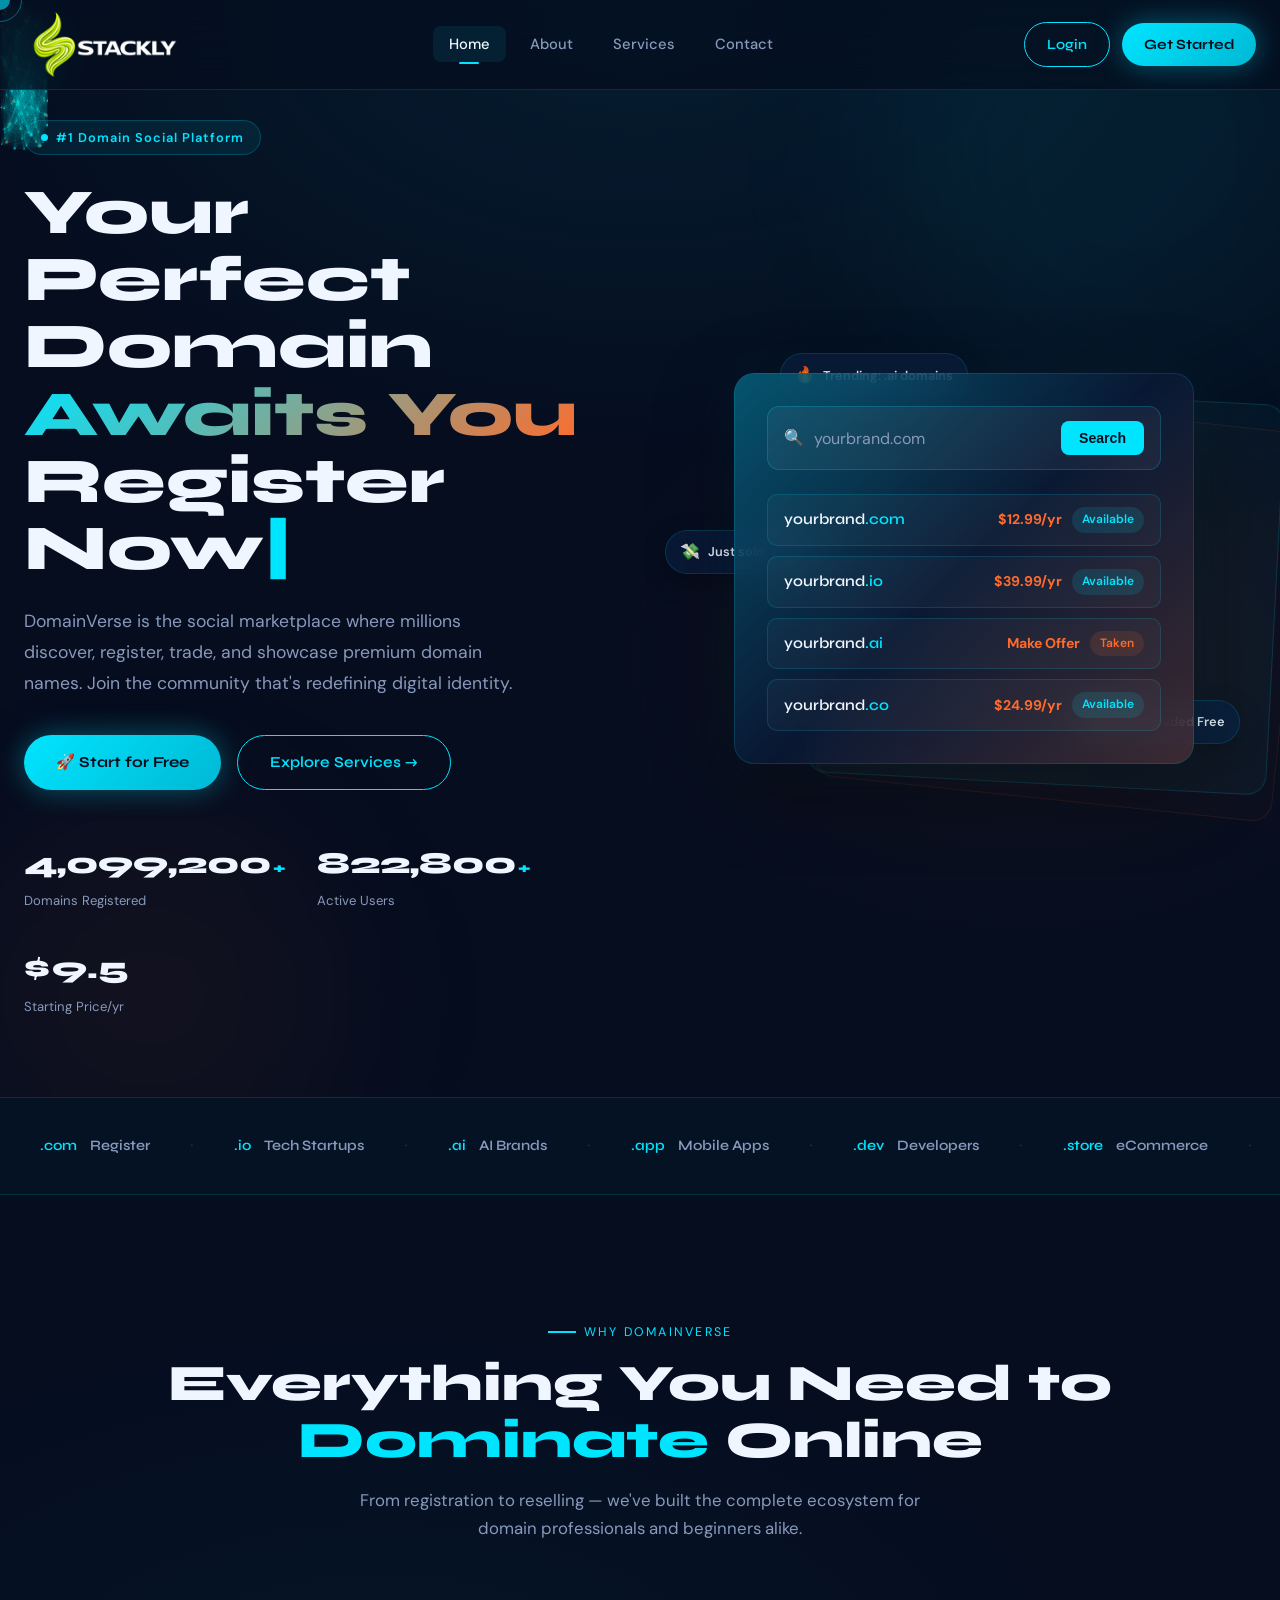
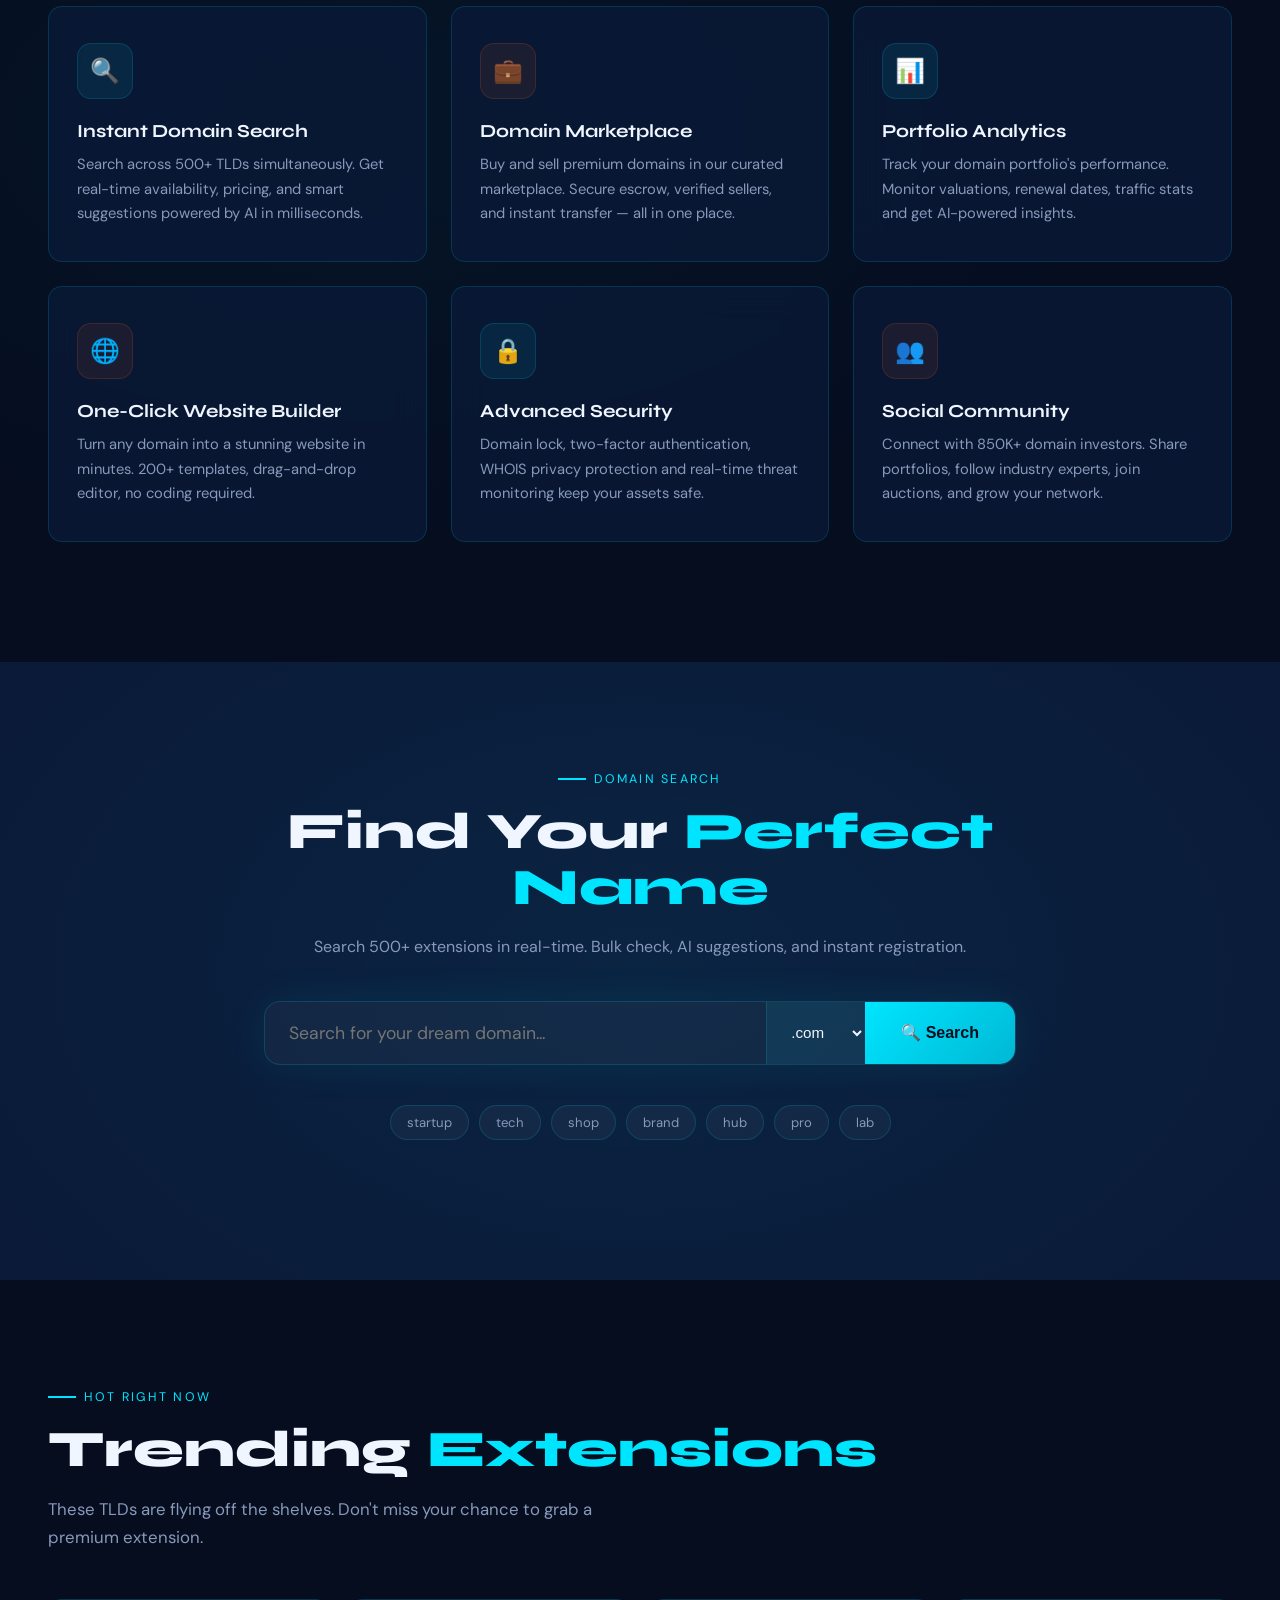
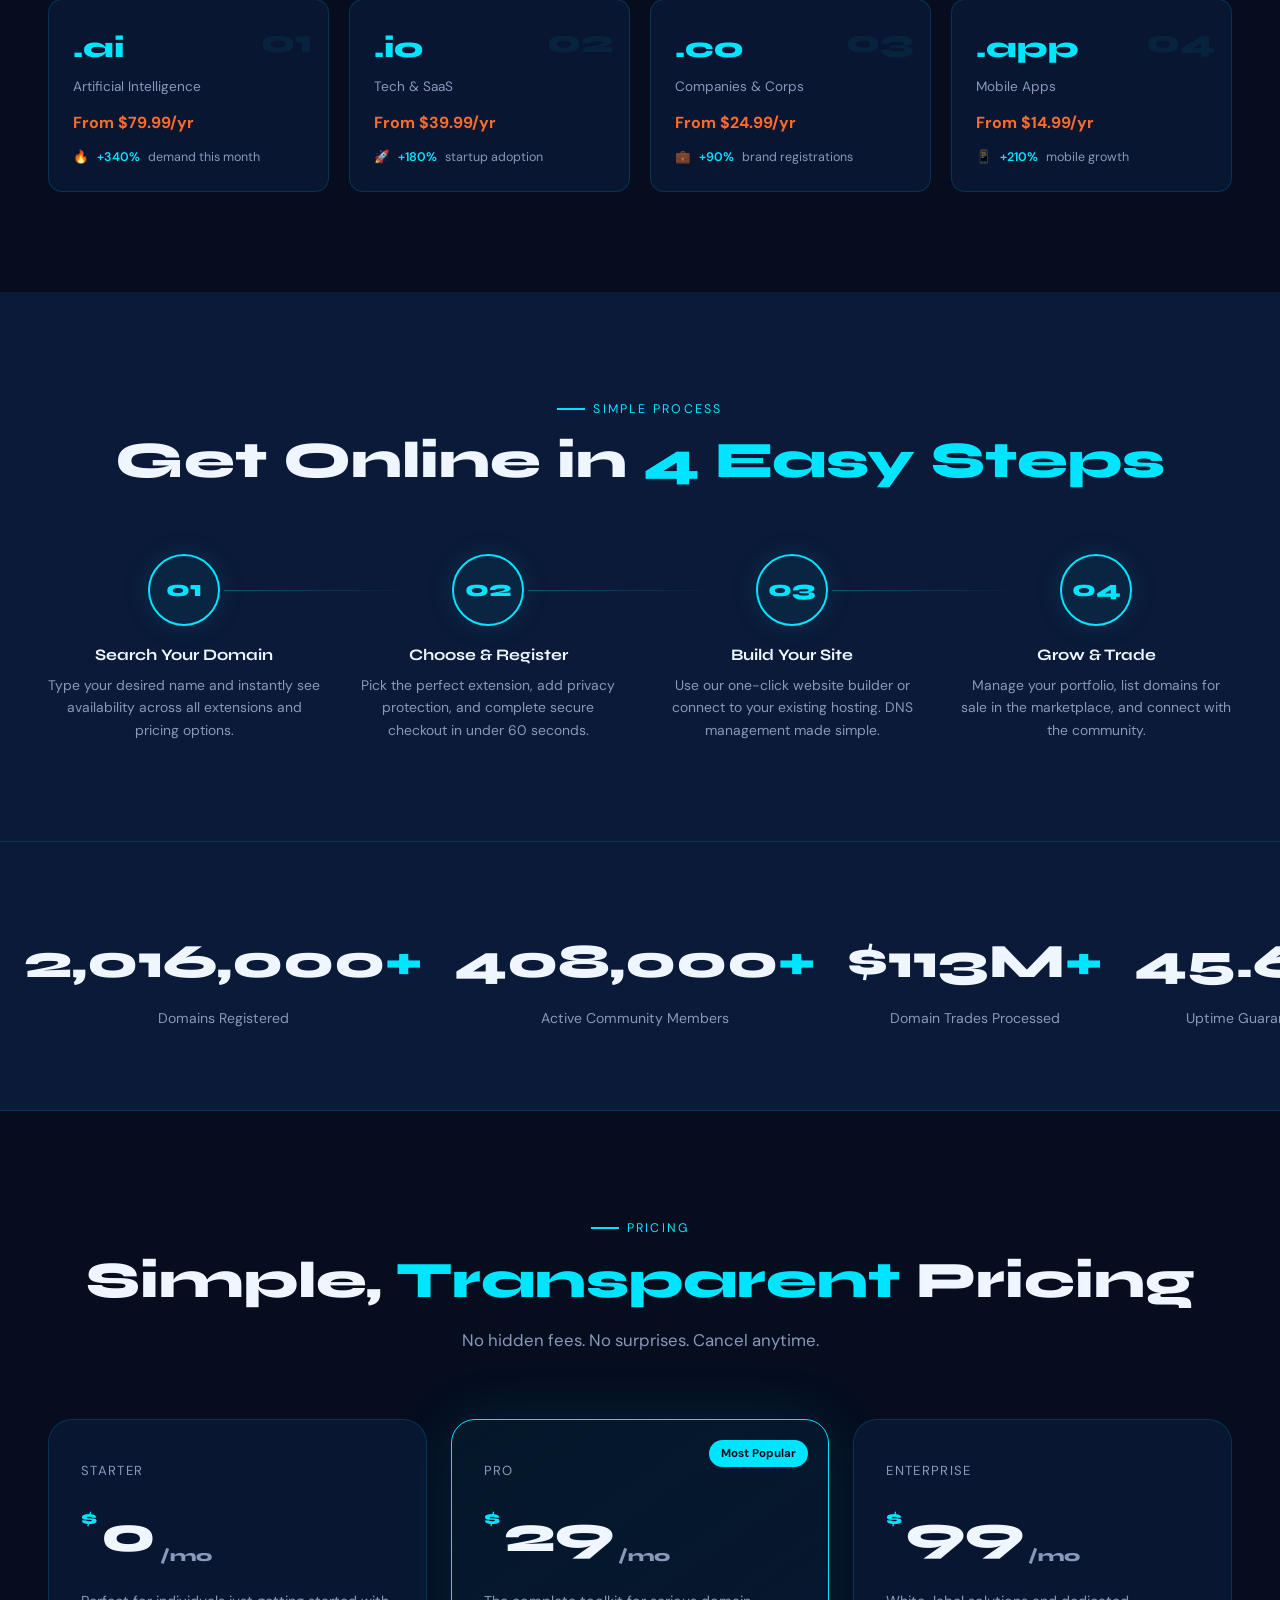
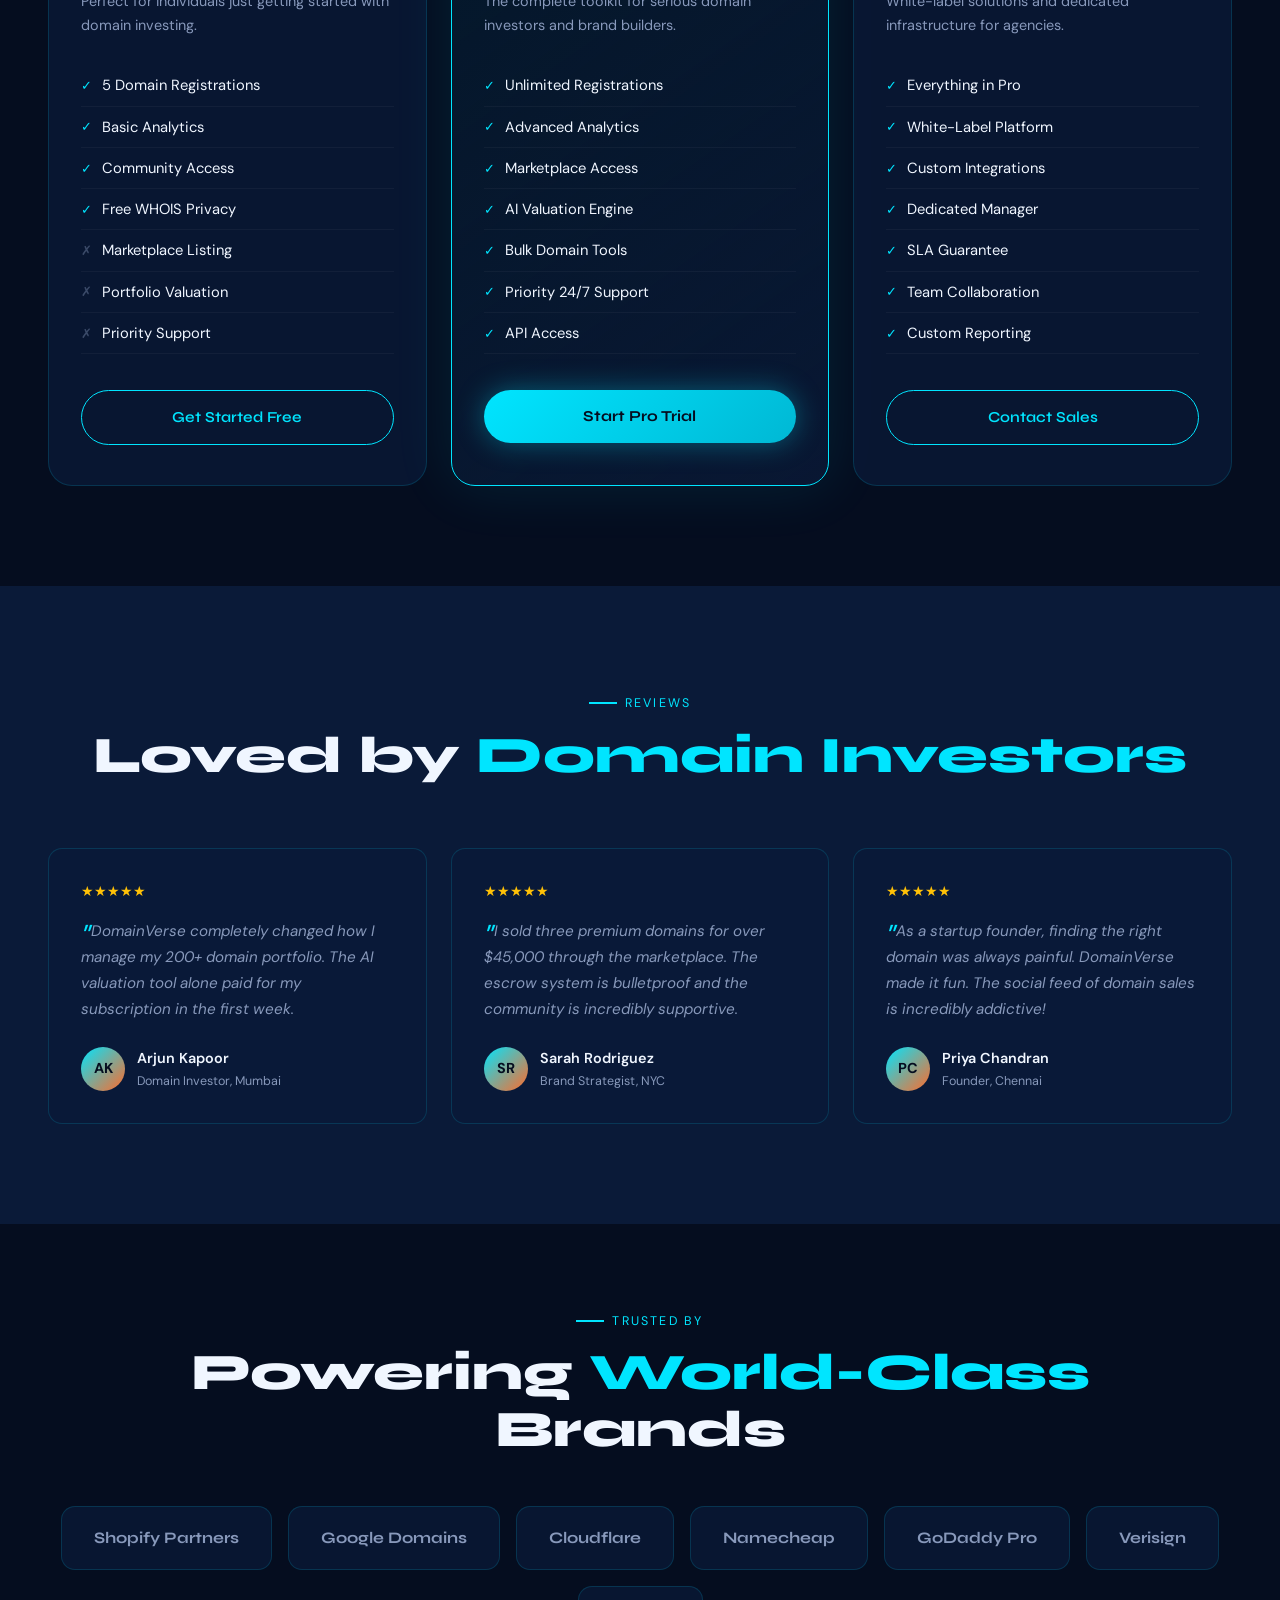
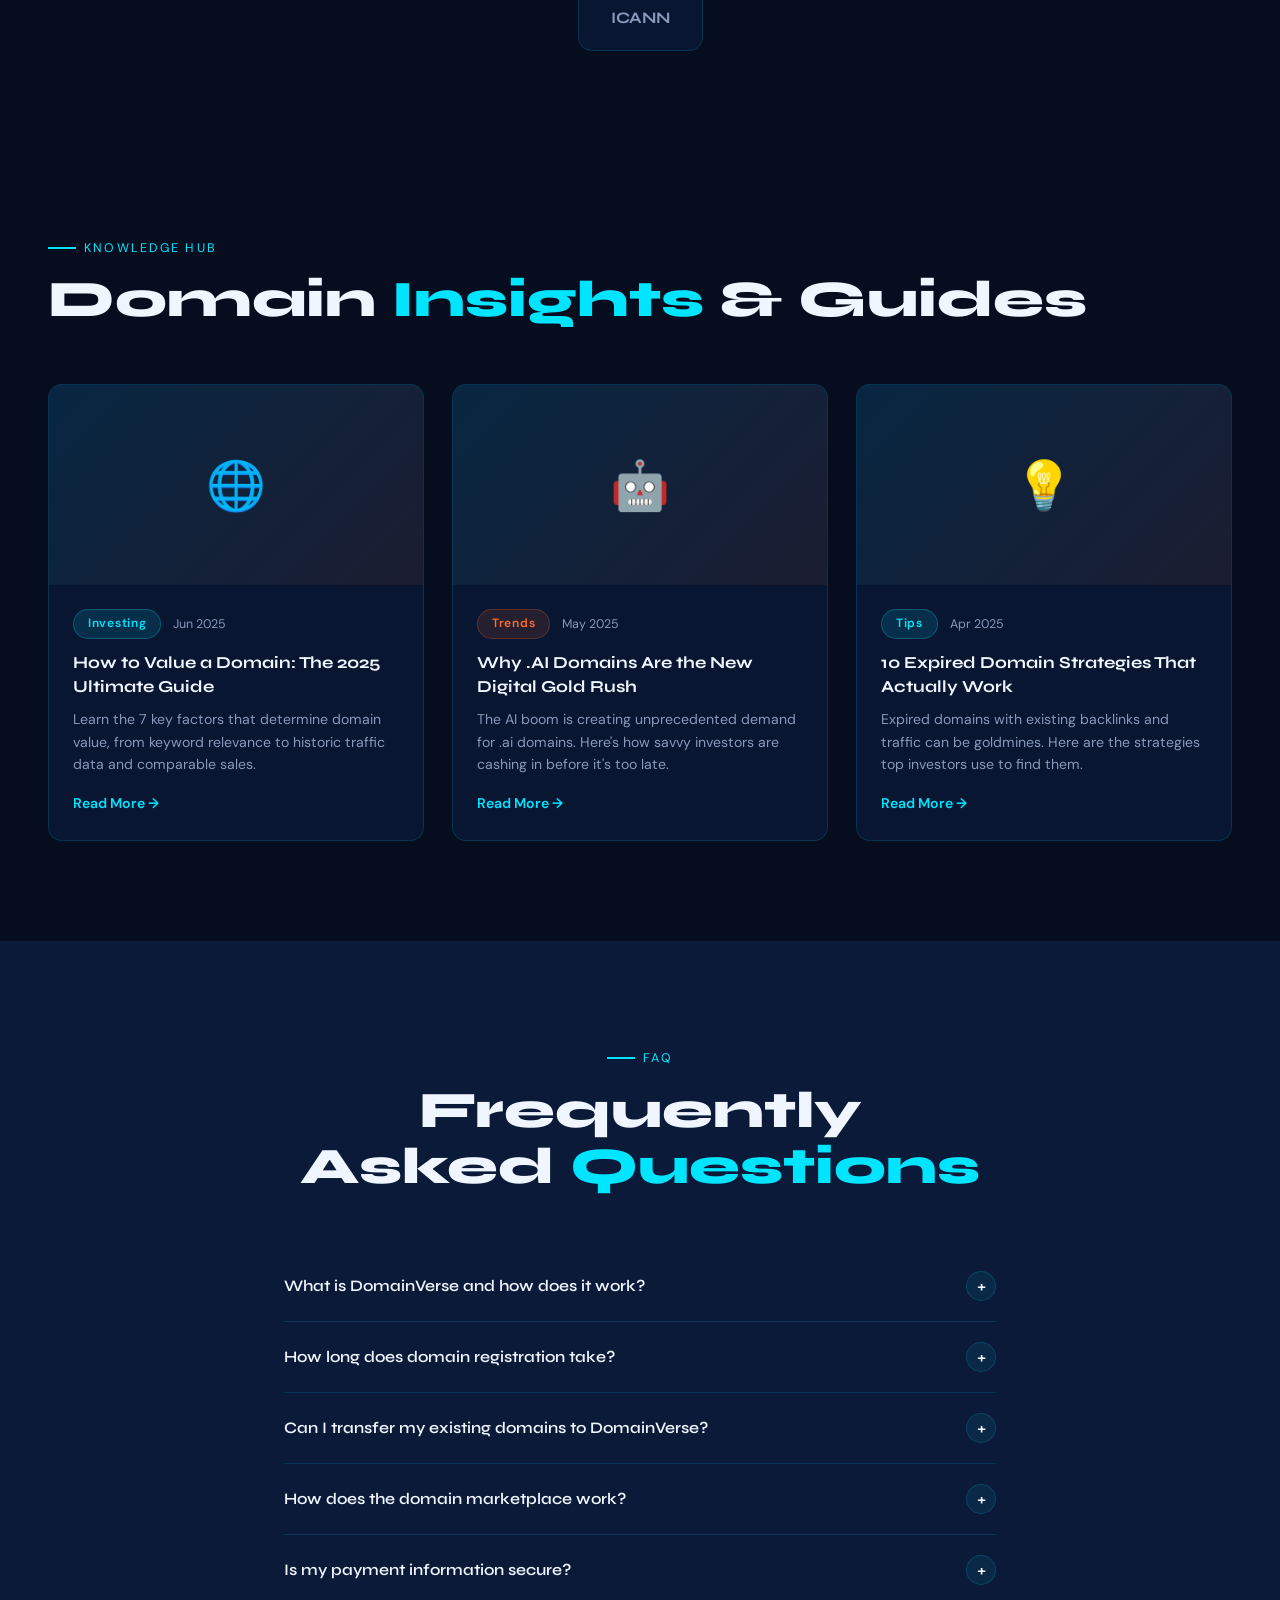
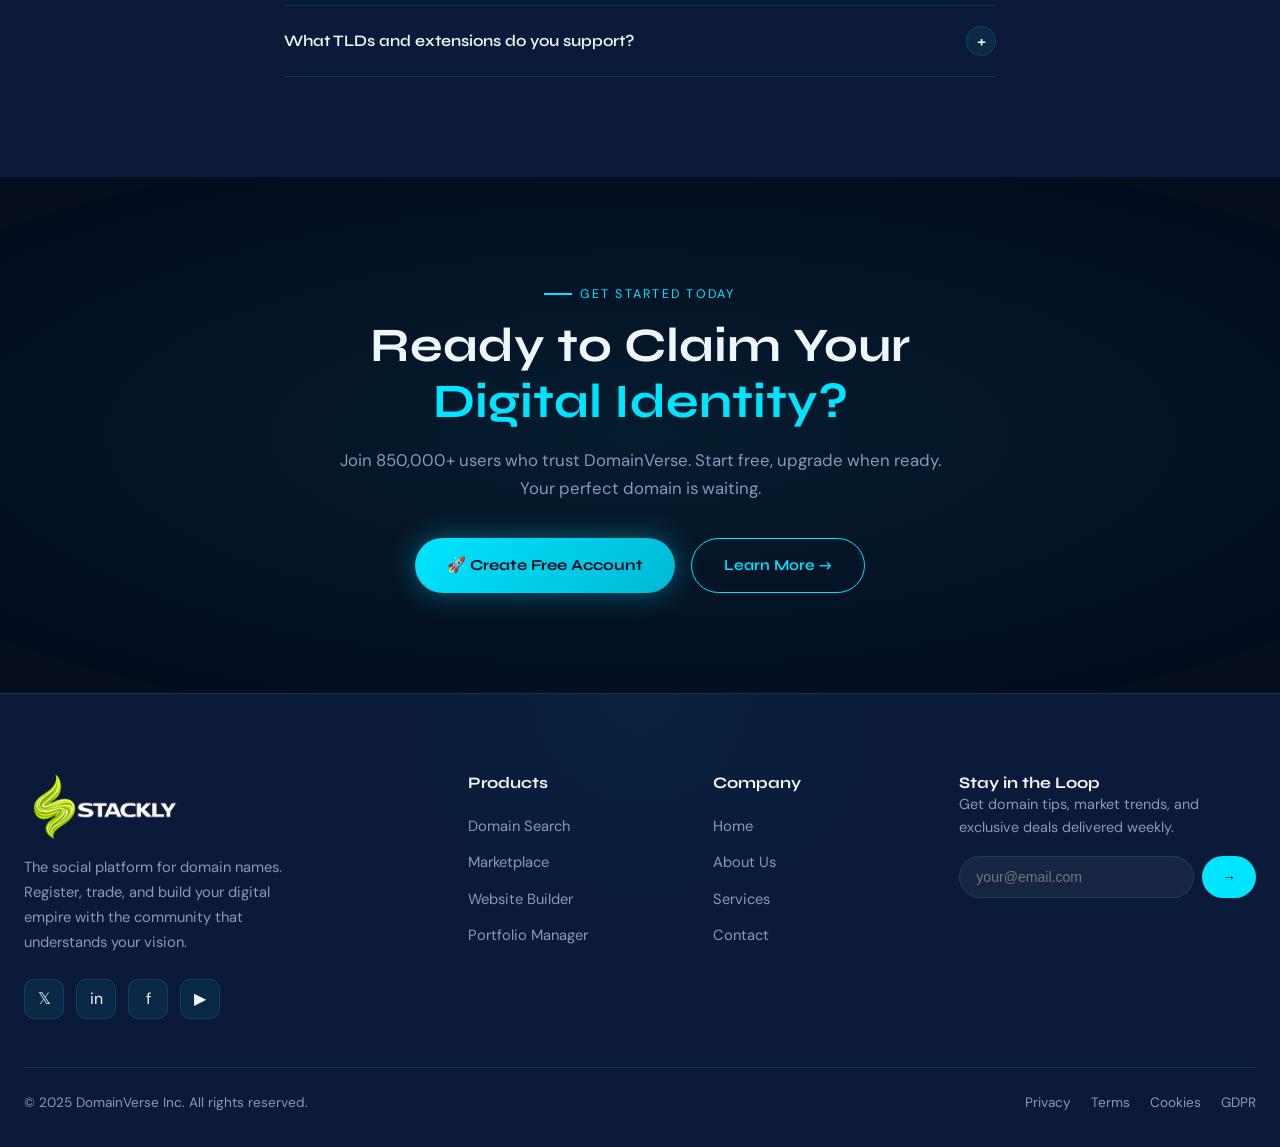
<file: index.html>
<!DOCTYPE html>
<html lang="en">
<head>
  <meta charset="UTF-8" />
  <meta name="viewport" content="width=device-width, initial-scale=1.0" />
  <title>DomainVerse — Find, Register & Trade Domain Names</title>
  <meta name="description" content="The social platform for domain enthusiasts. Discover, register, trade and showcase premium domain names." />
  <link rel="stylesheet" href="global.css" />
  <link rel="stylesheet" href="style.css" />
</head>
<body>

<div class="cursor-glow"></div>
<div class="cursor-ring"></div>

<!-- ═══ NAVBAR ═══ -->
<nav class="navbar">
  <div class="nav-inner">
    <a href="index.html" class="nav-logo">
   <img src="assets/logo-new.webp" alt="DomainVerse Logo" class="logo-icon" />
    
    </a>
    <ul class="nav-links">
      <li><a href="index.html" class="active">Home</a></li>
      <li><a href="about.html">About</a></li>
      <li><a href="service.html">Services</a></li>
      <li><a href="contact.html">Contact</a></li>
    </ul>
    <div class="nav-actions">
      <a href="login.html" class="btn btn-outline">Login</a>
      <a href="signup.html" class="btn btn-primary">Get Started</a>
    </div>
    <button class="hamburger" aria-label="Menu">
      <span></span><span></span><span></span>
    </button>
  </div>
</nav>

<!-- Mobile Nav -->
<div class="mobile-nav">
  <a href="index.html">Home</a>
  <a href="about.html">About</a>
  <a href="service.html">Services</a>
  <a href="contact.html">Contact</a>
  <a href="login.html" class="btn btn-outline">Login</a>
  <a href="signup.html" class="btn btn-primary">Get Started</a>
</div>

<!-- ═══ HERO ═══ -->
<section class="hero">
  <canvas id="particles-canvas"></canvas>
  <div class="hero-blob hero-blob-1"></div>
  <div class="hero-blob hero-blob-2"></div>
  <div class="hero-inner">
    <div class="hero-content">
      <div class="hero-tag">
        <span class="dot"></span>
        #1 Domain Social Platform
      </div>
      <h1 class="hero-title">
        Your Perfect Domain<br/>
        <span class="highlight">Awaits You</span><br/>
        <span class="typed-line">
          <span class="typed-text" data-words='["Register Now","Trade Domains","Build Brands","Grow Online"]'></span><span style="color:var(--cyan);animation:blink 1s infinite">|</span>
        </span>
      </h1>
      <p class="hero-desc">DomainVerse is the social marketplace where millions discover, register, trade, and showcase premium domain names. Join the community that's redefining digital identity.</p>
      <div class="hero-cta">
        <a href="404.html" class="btn btn-primary">🚀 Start for Free</a>
        <a href="404.html" class="btn btn-outline">Explore Services →</a>
      </div>
      <div class="hero-stats">
        <div class="hero-stat-item">
          <div class="num"><span data-counter="4200000">0</span><sup>+</sup></div>
          <div class="label">Domains Registered</div>
        </div>
        <div class="hero-stat-item">
          <div class="num"><span data-counter="850000">0</span><sup>+</sup></div>
          <div class="label">Active Users</div>
        </div>
        <div class="hero-stat-item">
          <div class="num">$<span data-counter="9.99">0</span></div>
          <div class="label">Starting Price/yr</div>
        </div>
      </div>
    </div>

    <div class="hero-visual">
      <div class="hero-card-bg-1"></div>
      <div class="hero-card-bg-2"></div>
      <div class="domain-card-stack">
        <div class="orbit-badge b1"><span class="badge-icon">🔥</span> Trending: .ai domains</div>
        <div class="orbit-badge b2"><span class="badge-icon">✅</span> SSL Included Free</div>
        <div class="orbit-badge b3"><span class="badge-icon">💸</span> Just sold: $12,400</div>
        <div class="domain-card-main">
          <div class="domain-search-bar">
            <span>🔍</span>
            <input type="text" placeholder="yourbrand.com" />
            <button>Search</button>
          </div>
          <div class="domain-results">
            <div class="domain-result-row avail">
              <span class="domain-name">yourbrand<span class="domain-ext">.com</span></span>
              <div style="display:flex;align-items:center;gap:10px">
                <span class="domain-price">$12.99/yr</span>
                <span class="domain-avail">Available</span>
              </div>
            </div>
            <div class="domain-result-row avail">
              <span class="domain-name">yourbrand<span class="domain-ext">.io</span></span>
              <div style="display:flex;align-items:center;gap:10px">
                <span class="domain-price">$39.99/yr</span>
                <span class="domain-avail">Available</span>
              </div>
            </div>
            <div class="domain-result-row taken">
              <span class="domain-name">yourbrand<span class="domain-ext">.ai</span></span>
              <div style="display:flex;align-items:center;gap:10px">
                <span class="domain-price">Make Offer</span>
                <span class="domain-avail">Taken</span>
              </div>
            </div>
            <div class="domain-result-row avail">
              <span class="domain-name">yourbrand<span class="domain-ext">.co</span></span>
              <div style="display:flex;align-items:center;gap:10px">
                <span class="domain-price">$24.99/yr</span>
                <span class="domain-avail">Available</span>
              </div>
            </div>
          </div>
        </div>
      </div>
    </div>
  </div>
</section>

<!-- ═══ MARQUEE ═══ -->
<div class="marquee-section">
  <div class="marquee-track">
    <span class="marquee-item"><span class="ext">.com</span> &nbsp;Register</span>
    <span class="marquee-sep">·</span>
    <span class="marquee-item"><span class="ext">.io</span> &nbsp;Tech Startups</span>
    <span class="marquee-sep">·</span>
    <span class="marquee-item"><span class="ext">.ai</span> &nbsp;AI Brands</span>
    <span class="marquee-sep">·</span>
    <span class="marquee-item"><span class="ext">.app</span> &nbsp;Mobile Apps</span>
    <span class="marquee-sep">·</span>
    <span class="marquee-item"><span class="ext">.dev</span> &nbsp;Developers</span>
    <span class="marquee-sep">·</span>
    <span class="marquee-item"><span class="ext">.store</span> &nbsp;eCommerce</span>
    <span class="marquee-sep">·</span>
    <span class="marquee-item"><span class="ext">.xyz</span> &nbsp;Next Gen</span>
    <span class="marquee-sep">·</span>
    <span class="marquee-item"><span class="ext">.tech</span> &nbsp;Technology</span>
    <span class="marquee-sep">·</span>
    <span class="marquee-item"><span class="ext">.pro</span> &nbsp;Professionals</span>
    <span class="marquee-sep">·</span>
    <!-- duplicate for seamless -->
    <span class="marquee-item"><span class="ext">.com</span> &nbsp;Register</span>
    <span class="marquee-sep">·</span>
    <span class="marquee-item"><span class="ext">.io</span> &nbsp;Tech Startups</span>
    <span class="marquee-sep">·</span>
    <span class="marquee-item"><span class="ext">.ai</span> &nbsp;AI Brands</span>
    <span class="marquee-sep">·</span>
    <span class="marquee-item"><span class="ext">.app</span> &nbsp;Mobile Apps</span>
    <span class="marquee-sep">·</span>
    <span class="marquee-item"><span class="ext">.dev</span> &nbsp;Developers</span>
    <span class="marquee-sep">·</span>
    <span class="marquee-item"><span class="ext">.store</span> &nbsp;eCommerce</span>
    <span class="marquee-sep">·</span>
    <span class="marquee-item"><span class="ext">.xyz</span> &nbsp;Next Gen</span>
    <span class="marquee-sep">·</span>
    <span class="marquee-item"><span class="ext">.tech</span> &nbsp;Technology</span>
    <span class="marquee-sep">·</span>
    <span class="marquee-item"><span class="ext">.pro</span> &nbsp;Professionals</span>
    <span class="marquee-sep">·</span>
  </div>
</div>

<!-- ═══ FEATURES ═══ -->
<section class="features-section">
  <div class="container">
    <div class="features-header">
      <div class="section-tag">Why DomainVerse</div>
      <h2 class="section-title">Everything You Need to <span>Dominate</span> Online</h2>
      <p class="section-desc">From registration to reselling — we've built the complete ecosystem for domain professionals and beginners alike.</p>
    </div>
    <div class="features-grid">
      <div class="feature-card reveal delay-1">
        <div class="feature-icon">🔍</div>
        <h3>Instant Domain Search</h3>
        <p>Search across 500+ TLDs simultaneously. Get real-time availability, pricing, and smart suggestions powered by AI in milliseconds.</p>
      </div>
      <div class="feature-card reveal delay-2">
        <div class="feature-icon orange">💼</div>
        <h3>Domain Marketplace</h3>
        <p>Buy and sell premium domains in our curated marketplace. Secure escrow, verified sellers, and instant transfer — all in one place.</p>
      </div>
      <div class="feature-card reveal delay-3">
        <div class="feature-icon">📊</div>
        <h3>Portfolio Analytics</h3>
        <p>Track your domain portfolio's performance. Monitor valuations, renewal dates, traffic stats and get AI-powered insights.</p>
      </div>
      <div class="feature-card reveal delay-1">
        <div class="feature-icon orange">🌐</div>
        <h3>One-Click Website Builder</h3>
        <p>Turn any domain into a stunning website in minutes. 200+ templates, drag-and-drop editor, no coding required.</p>
      </div>
      <div class="feature-card reveal delay-2">
        <div class="feature-icon">🔒</div>
        <h3>Advanced Security</h3>
        <p>Domain lock, two-factor authentication, WHOIS privacy protection and real-time threat monitoring keep your assets safe.</p>
      </div>
      <div class="feature-card reveal delay-3">
        <div class="feature-icon orange">👥</div>
        <h3>Social Community</h3>
        <p>Connect with 850K+ domain investors. Share portfolios, follow industry experts, join auctions, and grow your network.</p>
      </div>
    </div>
  </div>
</section>

<!-- ═══ BIG SEARCH ═══ -->
<section class="search-section">
  <div class="container">
    <div class="section-tag">Domain Search</div>
    <h2 class="section-title reveal">Find Your <span>Perfect Name</span></h2>
    <p style="color:var(--muted);margin-bottom:0" class="reveal delay-1">Search 500+ extensions in real-time. Bulk check, AI suggestions, and instant registration.</p>
    <div class="big-search reveal delay-2">
      <input type="text" id="bigSearchInput" placeholder="Search for your dream domain..." />
      <select>
        <option>.com</option><option>.io</option><option>.ai</option>
        <option>.co</option><option>.app</option><option>.dev</option>
        <option>.xyz</option><option>.store</option>
      </select>
      <button onclick="doBigSearch()">🔍 Search</button>
    </div>
    <div class="search-tags">
      <span class="search-tag" onclick="fillSearch('startup')">startup</span>
      <span class="search-tag" onclick="fillSearch('tech')">tech</span>
      <span class="search-tag" onclick="fillSearch('shop')">shop</span>
      <span class="search-tag" onclick="fillSearch('brand')">brand</span>
      <span class="search-tag" onclick="fillSearch('hub')">hub</span>
      <span class="search-tag" onclick="fillSearch('pro')">pro</span>
      <span class="search-tag" onclick="fillSearch('lab')">lab</span>
    </div>
    <div class="search-results-grid" id="searchResultsGrid"></div>
  </div>
</section>

<!-- ═══ TRENDING ═══ -->
<section class="trending-section">
  <div class="container">
    <div class="section-tag">Hot Right Now</div>
    <h2 class="section-title reveal">Trending <span>Extensions</span></h2>
    <p class="section-desc reveal delay-1">These TLDs are flying off the shelves. Don't miss your chance to grab a premium extension.</p>
    <div class="trending-grid">
      <div class="trending-card reveal delay-1" data-rank="01">
        <div class="t-ext">.ai</div>
        <div class="t-name">Artificial Intelligence</div>
        <div class="t-price">From $79.99/yr</div>
        <div class="t-meta">🔥 <span class="t-change">+340%</span> demand this month</div>
      </div>
      <div class="trending-card reveal delay-2" data-rank="02">
        <div class="t-ext">.io</div>
        <div class="t-name">Tech & SaaS</div>
        <div class="t-price">From $39.99/yr</div>
        <div class="t-meta">🚀 <span class="t-change">+180%</span> startup adoption</div>
      </div>
      <div class="trending-card reveal delay-3" data-rank="03">
        <div class="t-ext">.co</div>
        <div class="t-name">Companies & Corps</div>
        <div class="t-price">From $24.99/yr</div>
        <div class="t-meta">💼 <span class="t-change">+90%</span> brand registrations</div>
      </div>
      <div class="trending-card reveal delay-4" data-rank="04">
        <div class="t-ext">.app</div>
        <div class="t-name">Mobile Apps</div>
        <div class="t-price">From $14.99/yr</div>
        <div class="t-meta">📱 <span class="t-change">+210%</span> mobile growth</div>
      </div>
    </div>
  </div>
</section>

<!-- ═══ HOW IT WORKS ═══ -->
<section class="hiw-section">
  <div class="container">
    <div style="text-align:center">
      <div class="section-tag">Simple Process</div>
      <h2 class="section-title reveal">Get Online in <span>4 Easy Steps</span></h2>
    </div>
    <div class="hiw-steps">
      <div class="hiw-step reveal delay-1">
        <div class="hiw-number">01</div>
        <h3>Search Your Domain</h3>
        <p>Type your desired name and instantly see availability across all extensions and pricing options.</p>
      </div>
      <div class="hiw-step reveal delay-2">
        <div class="hiw-number">02</div>
        <h3>Choose & Register</h3>
        <p>Pick the perfect extension, add privacy protection, and complete secure checkout in under 60 seconds.</p>
      </div>
      <div class="hiw-step reveal delay-3">
        <div class="hiw-number">03</div>
        <h3>Build Your Site</h3>
        <p>Use our one-click website builder or connect to your existing hosting. DNS management made simple.</p>
      </div>
      <div class="hiw-step reveal delay-4">
        <div class="hiw-number">04</div>
        <h3>Grow & Trade</h3>
        <p>Manage your portfolio, list domains for sale in the marketplace, and connect with the community.</p>
      </div>
    </div>
  </div>
</section>

<!-- ═══ STATS ═══ -->
<section class="stats-section">
  <div class="stats-grid">
    <div class="stat-item reveal delay-1">
      <div class="stat-num"><span data-counter="4200000">0</span><span class="plus">+</span></div>
      <div class="stat-label">Domains Registered</div>
    </div>
    <div class="stat-item reveal delay-2">
      <div class="stat-num"><span data-counter="850000">0</span><span class="plus">+</span></div>
      <div class="stat-label">Active Community Members</div>
    </div>
    <div class="stat-item reveal delay-3">
      <div class="stat-num">$<span data-counter="240">0</span>M<span class="plus">+</span></div>
      <div class="stat-label">Domain Trades Processed</div>
    </div>
    <div class="stat-item reveal delay-4">
      <div class="stat-num"><span data-counter="99.9">0</span><span class="plus">%</span></div>
      <div class="stat-label">Uptime Guaranteed</div>
    </div>
  </div>
</section>

<!-- ═══ PRICING ═══ -->
<section class="pricing-section">
  <div class="container">
    <div style="text-align:center">
      <div class="section-tag">Pricing</div>
      <h2 class="section-title reveal">Simple, <span>Transparent</span> Pricing</h2>
      <p class="section-desc" style="margin:0 auto 0; text-align:center" class="reveal delay-1">No hidden fees. No surprises. Cancel anytime.</p>
    </div>
    <div class="pricing-grid">
      <div class="pricing-card reveal delay-1">
        <p class="pricing-plan">Starter</p>
        <div class="pricing-price"><sup>$</sup>0<span class="period">/mo</span></div>
        <p class="pricing-desc">Perfect for individuals just getting started with domain investing.</p>
        <ul class="pricing-features">
          <li><span class="check">✓</span> 5 Domain Registrations</li>
          <li><span class="check">✓</span> Basic Analytics</li>
          <li><span class="check">✓</span> Community Access</li>
          <li><span class="check">✓</span> Free WHOIS Privacy</li>
          <li><span class="cross">✗</span> Marketplace Listing</li>
          <li><span class="cross">✗</span> Portfolio Valuation</li>
          <li><span class="cross">✗</span> Priority Support</li>
        </ul>
        <a href="404.html" class="btn btn-outline" style="width:100%;justify-content:center">Get Started Free</a>
      </div>
      <div class="pricing-card featured reveal delay-2">
        <span class="pricing-popular">Most Popular</span>
        <p class="pricing-plan">Pro</p>
        <div class="pricing-price"><sup>$</sup>29<span class="period">/mo</span></div>
        <p class="pricing-desc">The complete toolkit for serious domain investors and brand builders.</p>
        <ul class="pricing-features">
          <li><span class="check">✓</span> Unlimited Registrations</li>
          <li><span class="check">✓</span> Advanced Analytics</li>
          <li><span class="check">✓</span> Marketplace Access</li>
          <li><span class="check">✓</span> AI Valuation Engine</li>
          <li><span class="check">✓</span> Bulk Domain Tools</li>
          <li><span class="check">✓</span> Priority 24/7 Support</li>
          <li><span class="check">✓</span> API Access</li>
        </ul>
        <a href="404.html" class="btn btn-primary" style="width:100%;justify-content:center">Start Pro Trial</a>
      </div>
      <div class="pricing-card reveal delay-3">
        <p class="pricing-plan">Enterprise</p>
        <div class="pricing-price"><sup>$</sup>99<span class="period">/mo</span></div>
        <p class="pricing-desc">White-label solutions and dedicated infrastructure for agencies.</p>
        <ul class="pricing-features">
          <li><span class="check">✓</span> Everything in Pro</li>
          <li><span class="check">✓</span> White-Label Platform</li>
          <li><span class="check">✓</span> Custom Integrations</li>
          <li><span class="check">✓</span> Dedicated Manager</li>
          <li><span class="check">✓</span> SLA Guarantee</li>
          <li><span class="check">✓</span> Team Collaboration</li>
          <li><span class="check">✓</span> Custom Reporting</li>
        </ul>
        <a href="404.html" class="btn btn-outline" style="width:100%;justify-content:center">Contact Sales</a>
      </div>
    </div>
  </div>
</section>

<!-- ═══ TESTIMONIALS ═══ -->
<section class="testimonials-section">
  <div class="container">
    <div style="text-align:center">
      <div class="section-tag">Reviews</div>
      <h2 class="section-title reveal">Loved by <span>Domain Investors</span></h2>
    </div>
    <div class="testi-grid">
      <div class="testi-card reveal delay-1">
        <div class="testi-stars">★★★★★</div>
        <p class="testi-text">DomainVerse completely changed how I manage my 200+ domain portfolio. The AI valuation tool alone paid for my subscription in the first week.</p>
        <div class="testi-author">
          <div class="testi-avatar">AK</div>
          <div>
            <div class="testi-author-name">Arjun Kapoor</div>
            <div class="testi-author-role">Domain Investor, Mumbai</div>
          </div>
        </div>
      </div>
      <div class="testi-card reveal delay-2">
        <div class="testi-stars">★★★★★</div>
        <p class="testi-text">I sold three premium domains for over $45,000 through the marketplace. The escrow system is bulletproof and the community is incredibly supportive.</p>
        <div class="testi-author">
          <div class="testi-avatar">SR</div>
          <div>
            <div class="testi-author-name">Sarah Rodriguez</div>
            <div class="testi-author-role">Brand Strategist, NYC</div>
          </div>
        </div>
      </div>
      <div class="testi-card reveal delay-3">
        <div class="testi-stars">★★★★★</div>
        <p class="testi-text">As a startup founder, finding the right domain was always painful. DomainVerse made it fun. The social feed of domain sales is incredibly addictive!</p>
        <div class="testi-author">
          <div class="testi-avatar">PC</div>
          <div>
            <div class="testi-author-name">Priya Chandran</div>
            <div class="testi-author-role">Founder, Chennai</div>
          </div>
        </div>
      </div>
    </div>
  </div>
</section>

<!-- ═══ PARTNERS ═══ -->
<section class="partners-section">
  <div class="container">
    <div class="section-tag">Trusted By</div>
    <h2 class="section-title reveal">Powering <span>World-Class</span> Brands</h2>
    <div class="partners-grid">
      <div class="partner-logo reveal delay-1">Shopify Partners</div>
      <div class="partner-logo reveal delay-2">Google Domains</div>
      <div class="partner-logo reveal delay-3">Cloudflare</div>
      <div class="partner-logo reveal delay-4">Namecheap</div>
      <div class="partner-logo reveal delay-1">GoDaddy Pro</div>
      <div class="partner-logo reveal delay-2">Verisign</div>
      <div class="partner-logo reveal delay-3">ICANN</div>
    </div>
  </div>
</section>

<!-- ═══ BLOG ═══ -->
<section class="blog-section">
  <div class="container">
    <div class="section-tag">Knowledge Hub</div>
    <h2 class="section-title reveal">Domain <span>Insights</span> & Guides</h2>
    <div class="blog-grid">
      <div class="blog-card reveal delay-1">
        <div class="blog-img">🌐</div>
        <div class="blog-body">
          <div class="blog-meta">
            <span class="badge badge-cyan">Investing</span>
            <span class="date">Jun 2025</span>
          </div>
          <h3>How to Value a Domain: The 2025 Ultimate Guide</h3>
          <p>Learn the 7 key factors that determine domain value, from keyword relevance to historic traffic data and comparable sales.</p>
          <a href="404.html" class="blog-link">Read More →</a>
        </div>
      </div>
      <div class="blog-card reveal delay-2">
        <div class="blog-img">🤖</div>
        <div class="blog-body">
          <div class="blog-meta">
            <span class="badge badge-orange">Trends</span>
            <span class="date">May 2025</span>
          </div>
          <h3>Why .AI Domains Are the New Digital Gold Rush</h3>
          <p>The AI boom is creating unprecedented demand for .ai domains. Here's how savvy investors are cashing in before it's too late.</p>
          <a href="404.html" class="blog-link">Read More →</a>
        </div>
      </div>
      <div class="blog-card reveal delay-3">
        <div class="blog-img">💡</div>
        <div class="blog-body">
          <div class="blog-meta">
            <span class="badge badge-cyan">Tips</span>
            <span class="date">Apr 2025</span>
          </div>
          <h3>10 Expired Domain Strategies That Actually Work</h3>
          <p>Expired domains with existing backlinks and traffic can be goldmines. Here are the strategies top investors use to find them.</p>
          <a href="404.html" class="blog-link">Read More →</a>
        </div>
      </div>
    </div>
  </div>
</section>

<!-- ═══ FAQ ═══ -->
<section class="faq-section">
  <div class="container">
    <div style="text-align:center">
      <div class="section-tag">FAQ</div>
      <h2 class="section-title reveal">Frequently Asked <span>Questions</span></h2>
    </div>
    <div class="faq-list">
      <div class="faq-item reveal">
        <div class="faq-question">
          What is DomainVerse and how does it work?
          <span class="faq-toggle">+</span>
        </div>
        <div class="faq-answer">DomainVerse is a social domain marketplace where you can register, buy, sell, and trade domain names. Create your account, search for domains, register instantly, and connect with our community of 850,000+ domain enthusiasts and investors worldwide.</div>
      </div>
      <div class="faq-item reveal">
        <div class="faq-question">
          How long does domain registration take?
          <span class="faq-toggle">+</span>
        </div>
        <div class="faq-answer">Domain registration is instant! After completing checkout (which takes about 60 seconds), your domain is registered and active within minutes. DNS propagation typically takes 24-48 hours globally, though most changes resolve within 1-4 hours.</div>
      </div>
      <div class="faq-item reveal">
        <div class="faq-question">
          Can I transfer my existing domains to DomainVerse?
          <span class="faq-toggle">+</span>
        </div>
        <div class="faq-answer">Absolutely! We support domain transfers from all major registrars including GoDaddy, Namecheap, and Google Domains. The transfer process is free and typically completes within 5-7 days. Your existing registration period is preserved during transfer.</div>
      </div>
      <div class="faq-item reveal">
        <div class="faq-question">
          How does the domain marketplace work?
          <span class="faq-toggle">+</span>
        </div>
        <div class="faq-answer">Our marketplace lets you list domains for sale with a Buy Now price or accept offers. When a sale is agreed, our secure escrow system holds funds until the domain is transferred. We charge a 5% success fee on completed sales with no upfront listing costs.</div>
      </div>
      <div class="faq-item reveal">
        <div class="faq-question">
          Is my payment information secure?
          <span class="faq-toggle">+</span>
        </div>
        <div class="faq-answer">Yes, completely. We use 256-bit SSL encryption, are PCI-DSS compliant, and never store card data on our servers. Payments are processed through Stripe, one of the world's most trusted payment processors. We also support PayPal, crypto, and bank transfers.</div>
      </div>
      <div class="faq-item reveal">
        <div class="faq-question">
          What TLDs and extensions do you support?
          <span class="faq-toggle">+</span>
        </div>
        <div class="faq-answer">We support 500+ domain extensions including all major gTLDs (.com, .net, .org), popular new TLDs (.io, .ai, .app, .dev, .co), country codes, and specialty extensions. If you need a specific TLD not listed, contact our support team.</div>
      </div>
    </div>
  </div>
</section>

<!-- ═══ CTA ═══ -->
<section class="cta-section">
  <div class="container">
    <div class="section-tag" style="justify-content:center">Get Started Today</div>
    <h2 class="reveal">Ready to Claim Your <span style="color:var(--cyan)">Digital Identity?</span></h2>
    <p class="reveal delay-1">Join 850,000+ users who trust DomainVerse. Start free, upgrade when ready. Your perfect domain is waiting.</p>
    <div class="cta-btns reveal delay-2">
      <a href="signup.html" class="btn btn-primary">🚀 Create Free Account</a>
      <a href="about.html" class="btn btn-outline">Learn More →</a>
    </div>
  </div>
</section>

<!-- ═══ FOOTER ═══ -->
<footer class="footer">
  <div class="footer-grid">
    <div class="footer-brand">
 <a href="index.html" class="nav-logo">
   <img src="assets/logo-new.webp" alt="DomainVerse Logo" class="logo-icon" />
    
    </a>
      <p>The social platform for domain names. Register, trade, and build your digital empire with the community that understands your vision.</p>
      <div class="footer-social">
        <a href="404.html" class="social-icon">𝕏</a>
        <a href="404.html" class="social-icon">in</a>
        <a href="404.html" class="social-icon">f</a>
        <a href="404.html" class="social-icon">▶</a>
      </div>
    </div>
    <div class="footer-col">
      <h4>Products</h4>
      <ul>
        <li><a href="404.html">Domain Search</a></li>
        <li><a href="404.html">Marketplace</a></li>
        <li><a href="404.html">Website Builder</a></li>
        <li><a href="404.html">Portfolio Manager</a></li>
       
      </ul>
    </div>
    <div class="footer-col">
      <h4>Company</h4>
      <ul>
        <li><a href="index.html">Home</a></li>
        <li><a href="about.html">About Us</a></li>
        <li><a href="service.html">Services</a></li>
        <li><a href="contact.html">Contact</a></li>
      </ul>
    </div>
    <div class="footer-newsletter">
      <h4>Stay in the Loop</h4>
      <p>Get domain tips, market trends, and exclusive deals delivered weekly.</p>
      <div class="newsletter-form">
        <input type="email" placeholder="your@email.com" />
        <button>→</button>
      </div>
    </div>
  </div>
  <div class="footer-bottom">
    <p>© 2025 DomainVerse Inc. All rights reserved.</p>
    <div class="footer-bottom-links">
      <a href="404.html">Privacy</a>
      <a href="404.html">Terms</a>
      <a href="404.html">Cookies</a>
      <a href="404.html">GDPR</a>
    </div>
  </div>
</footer>

<script src="global.js"></script>
<script src="home.js"></script>
</body>
</html>
</file>
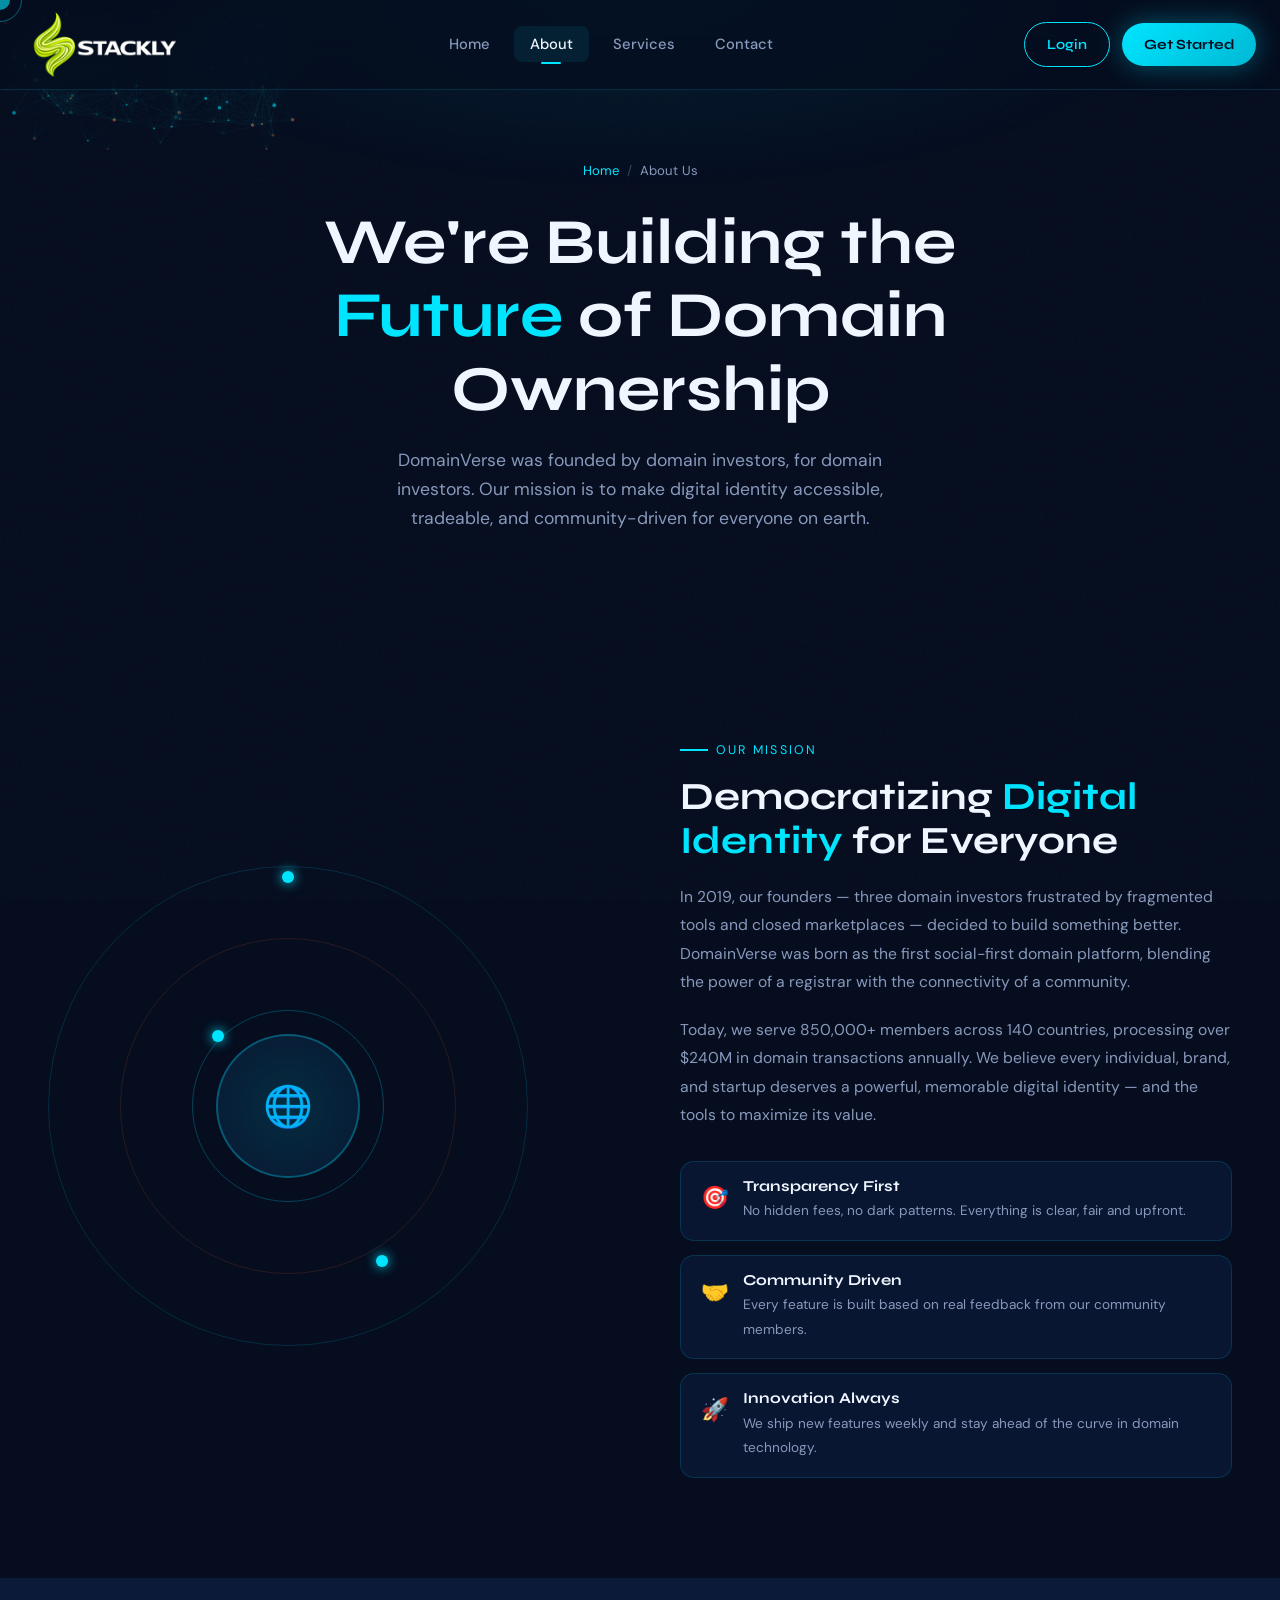
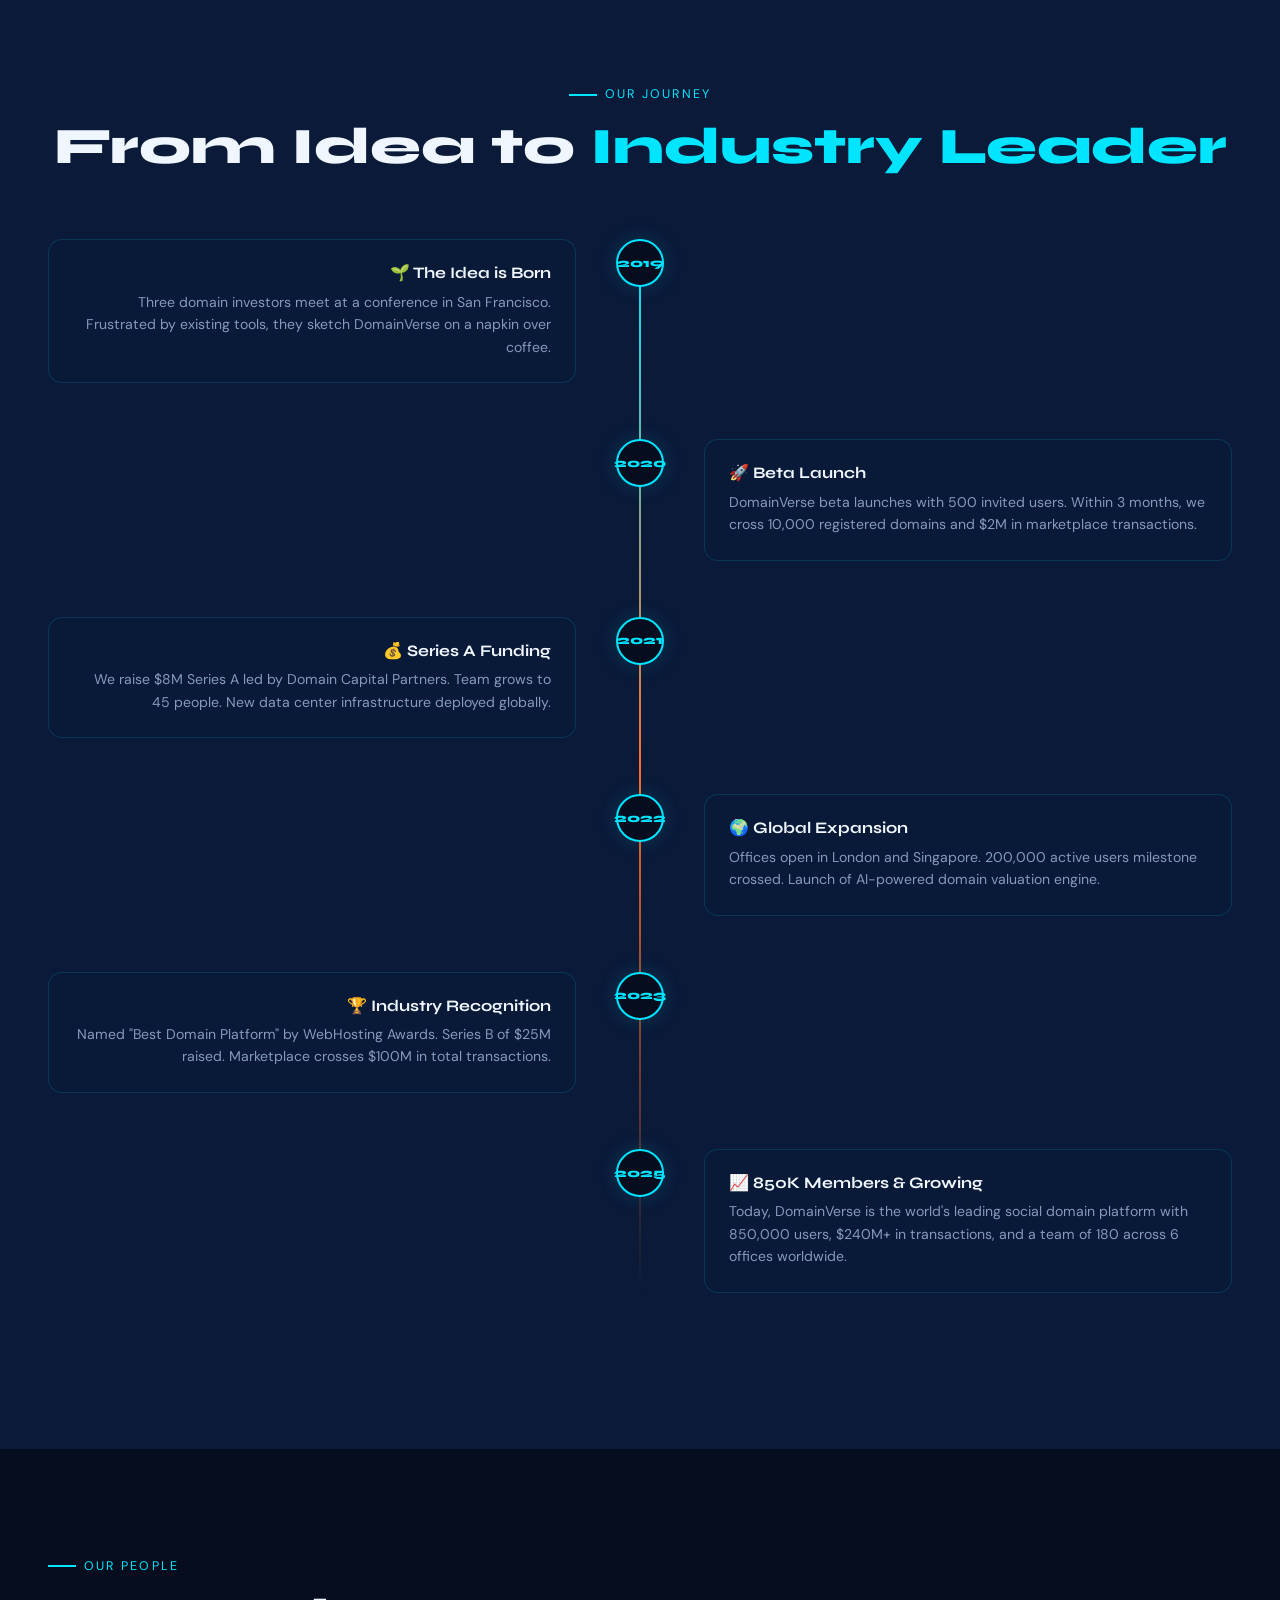
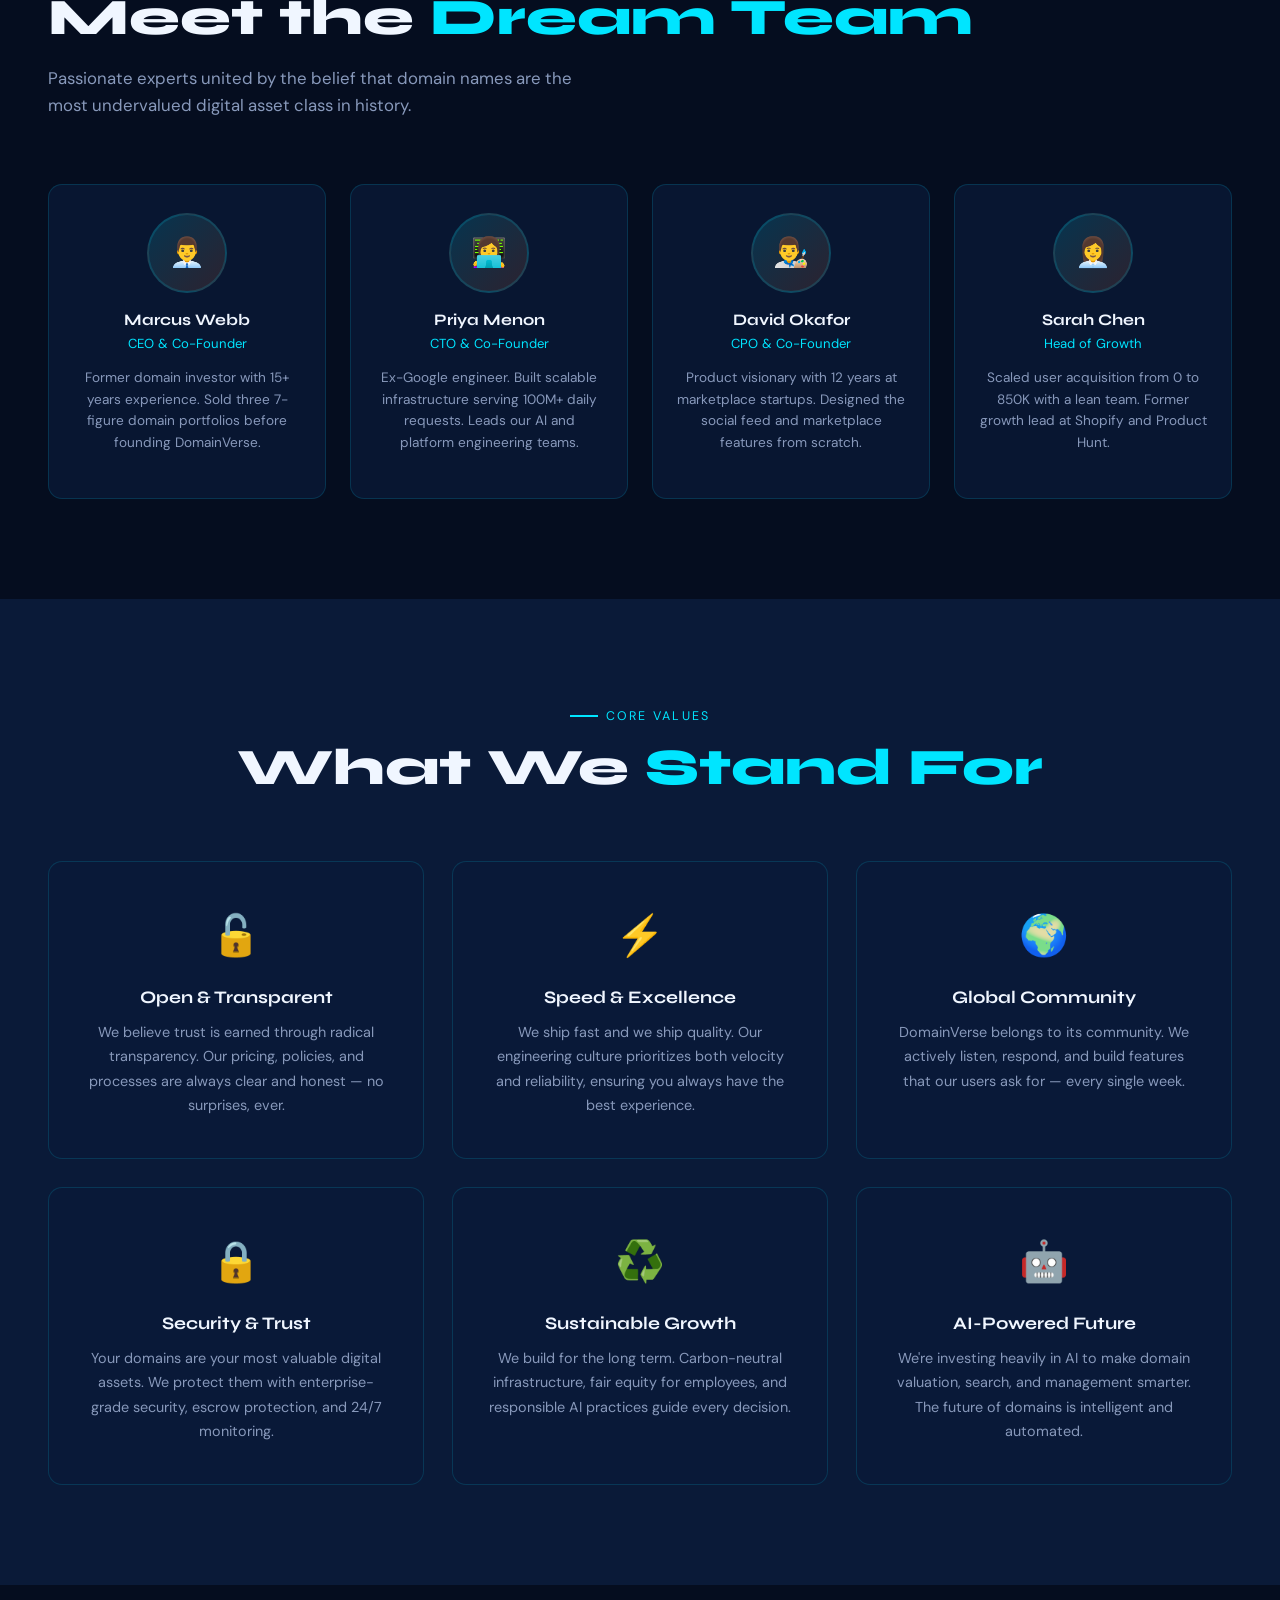
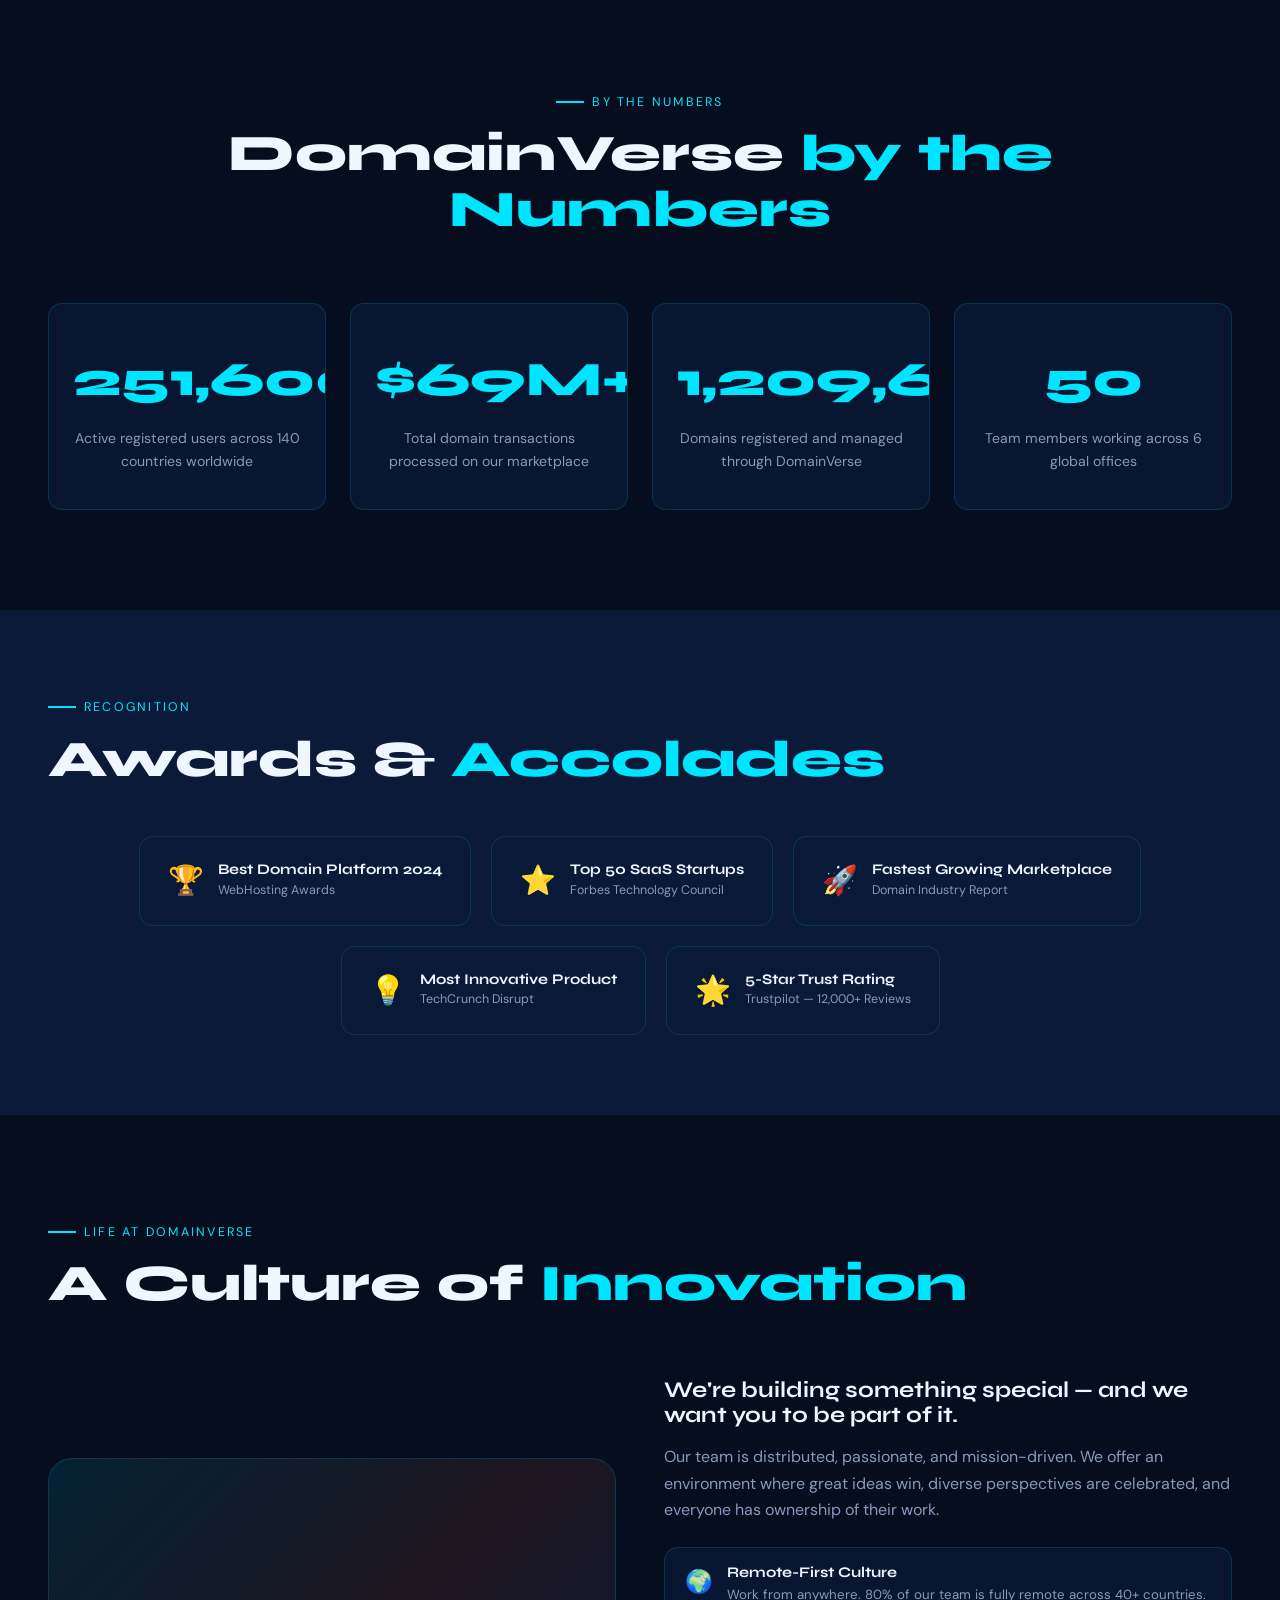
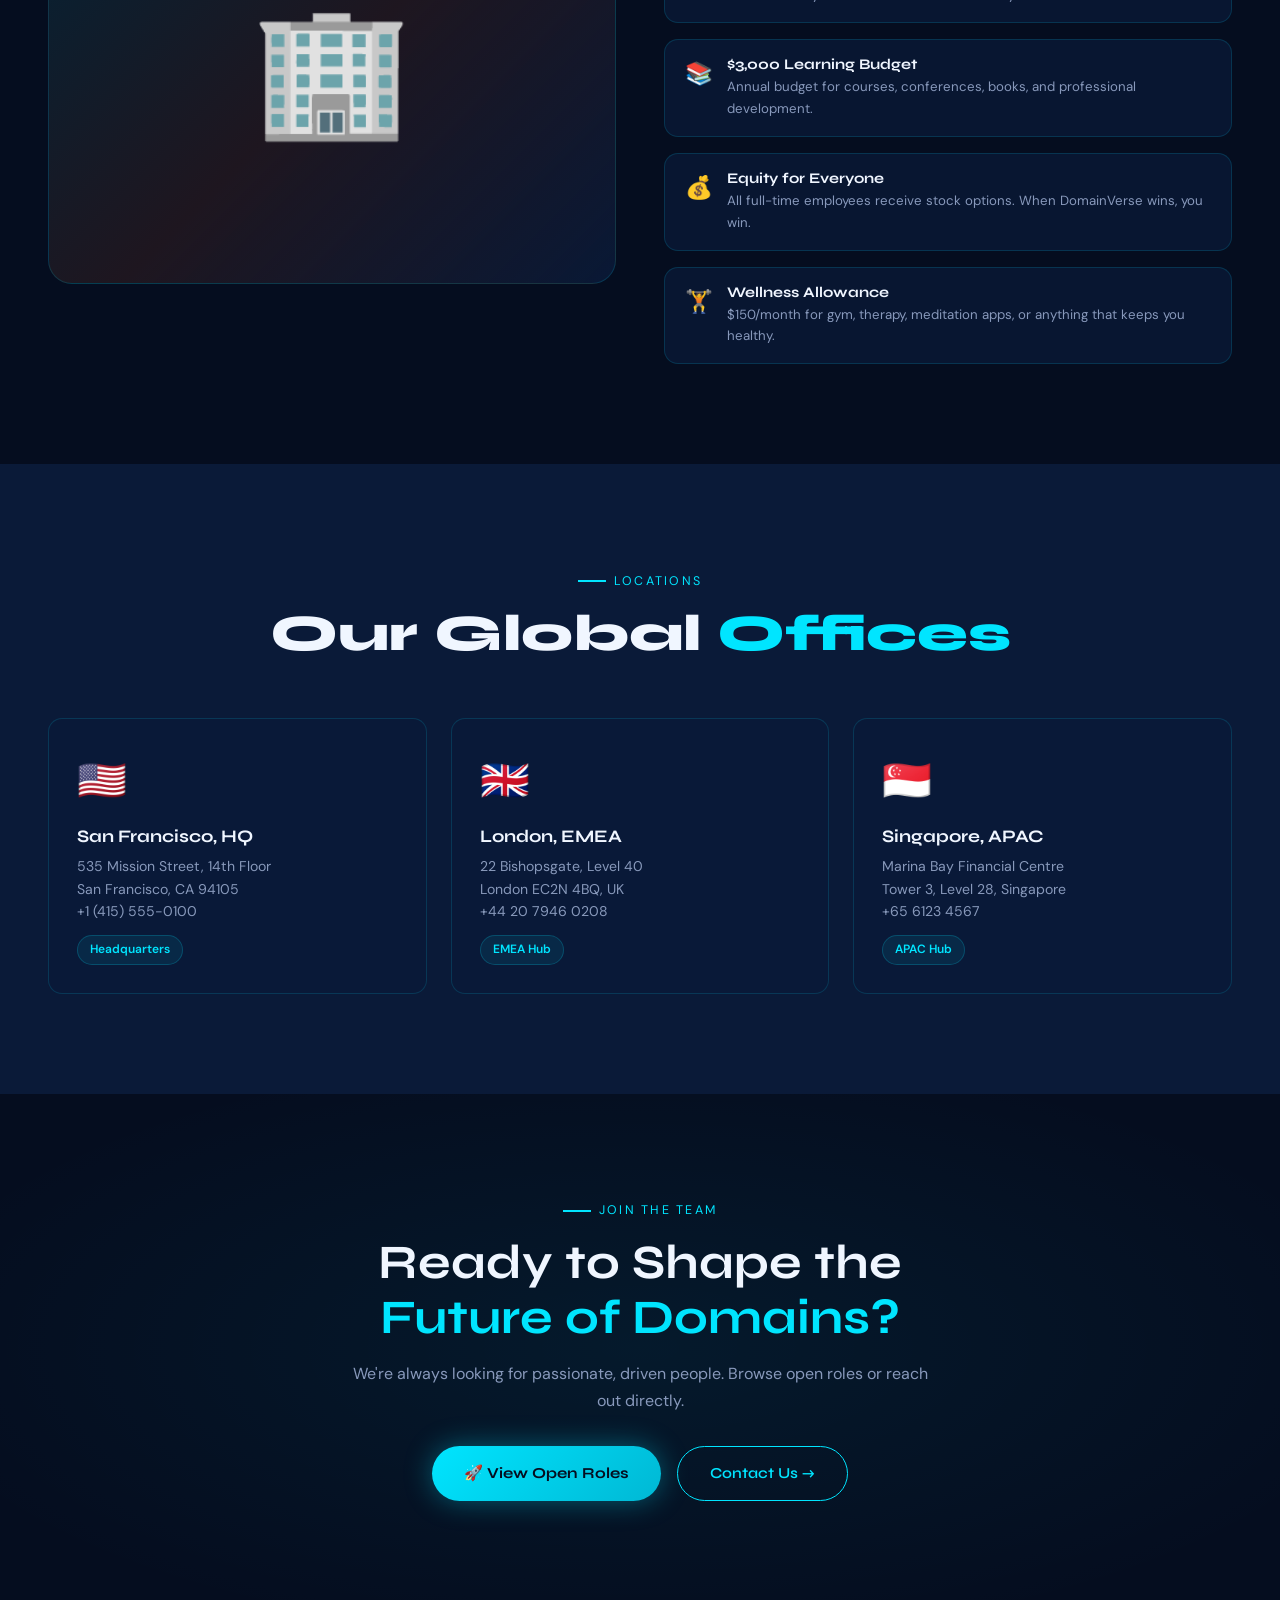
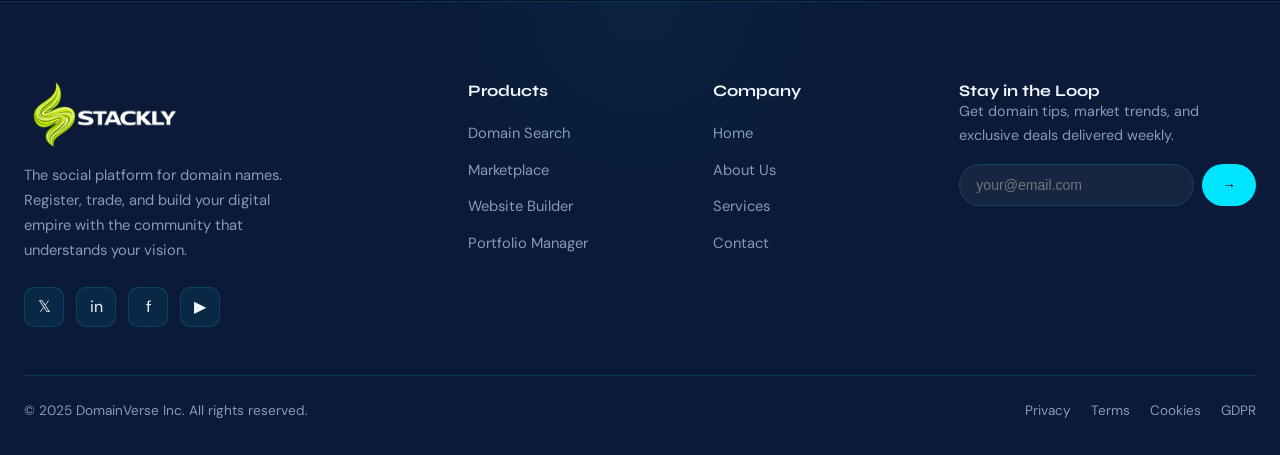
<file: about.html>
<!DOCTYPE html>
<html lang="en">
<head>
  <meta charset="UTF-8" />
  <meta name="viewport" content="width=device-width, initial-scale=1.0" />
  <title>About Us — DomainVerse</title>
  <link rel="stylesheet" href="global.css" />
  <link rel="stylesheet" href="about.css" />
</head>
<body>

<div class="cursor-glow"></div>
<div class="cursor-ring"></div>

<nav class="navbar">
  <div class="nav-inner">
    <a href="index.html" class="nav-logo">
   <img src="assets/logo-new.webp" alt="DomainVerse Logo" class="logo-icon" />
    
    </a>
    <ul class="nav-links">
      <li><a href="index.html">Home</a></li>
      <li><a href="about.html" class="active">About</a></li>
      <li><a href="service.html">Services</a></li>
      <li><a href="contact.html">Contact</a></li>
    </ul>
    <div class="nav-actions">
      <a href="login.html" class="btn btn-outline">Login</a>
      <a href="signup.html" class="btn btn-primary">Get Started</a>
    </div>
    <button class="hamburger"><span></span><span></span><span></span></button>
  </div>
</nav>
<div class="mobile-nav">
  <a href="index.html">Home</a><a href="about.html">About</a>
  <a href="service.html">Services</a><a href="contact.html">Contact</a>
  <a href="login.html" class="btn btn-outline">Login</a>
  <a href="signup.html" class="btn btn-primary">Get Started</a>
</div>

<!-- PAGE HERO -->
<section class="page-hero">
  <canvas id="particles-canvas"></canvas>
  <div class="page-hero-inner">
    <div class="page-breadcrumb"><a href="index.html">Home</a><span>/</span> About Us</div>
    <h1>We're Building the <span>Future</span> of Domain Ownership</h1>
    <p>DomainVerse was founded by domain investors, for domain investors. Our mission is to make digital identity accessible, tradeable, and community-driven for everyone on earth.</p>
  </div>
</section>

<!-- MISSION -->
<section class="mission-section">
  <div class="container">
    <div class="mission-grid">
      <div class="mission-visual reveal-scale">
        <div class="mission-ring mission-ring-1">
          <div class="ring-dot" style="top:4px;left:50%;transform:translateX(-50%)"></div>
        </div>
        <div class="mission-ring mission-ring-2">
          <div class="ring-dot" style="bottom:6px;right:20%"></div>
        </div>
        <div class="mission-ring mission-ring-3">
          <div class="ring-dot" style="top:10%;left:10%" ></div>
        </div>
        <div class="mission-center">🌐</div>
      </div>
      <div class="mission-text reveal-right">
        <div class="section-tag">Our Mission</div>
        <h2>Democratizing <span style="color:var(--cyan)">Digital Identity</span> for Everyone</h2>
        <p>In 2019, our founders — three domain investors frustrated by fragmented tools and closed marketplaces — decided to build something better. DomainVerse was born as the first social-first domain platform, blending the power of a registrar with the connectivity of a community.</p>
        <p>Today, we serve 850,000+ members across 140 countries, processing over $240M in domain transactions annually. We believe every individual, brand, and startup deserves a powerful, memorable digital identity — and the tools to maximize its value.</p>
        <div class="mission-values">
          <div class="mission-value">
            <div class="mission-value-icon">🎯</div>
            <div>
              <h4>Transparency First</h4>
              <p>No hidden fees, no dark patterns. Everything is clear, fair and upfront.</p>
            </div>
          </div>
          <div class="mission-value">
            <div class="mission-value-icon">🤝</div>
            <div>
              <h4>Community Driven</h4>
              <p>Every feature is built based on real feedback from our community members.</p>
            </div>
          </div>
          <div class="mission-value">
            <div class="mission-value-icon">🚀</div>
            <div>
              <h4>Innovation Always</h4>
              <p>We ship new features weekly and stay ahead of the curve in domain technology.</p>
            </div>
          </div>
        </div>
      </div>
    </div>
  </div>
</section>

<!-- STORY TIMELINE -->
<section class="story-section">
  <div class="container">
    <div style="text-align:center">
      <div class="section-tag">Our Journey</div>
      <h2 class="section-title reveal">From Idea to <span>Industry Leader</span></h2>
    </div>
    <div class="timeline">
      <div class="timeline-item">
        <div class="timeline-content reveal-left">
          <h3>🌱 The Idea is Born</h3>
          <p>Three domain investors meet at a conference in San Francisco. Frustrated by existing tools, they sketch DomainVerse on a napkin over coffee.</p>
        </div>
        <div class="timeline-dot">2019</div>
        <div class="timeline-empty"></div>
      </div>
      <div class="timeline-item">
        <div class="timeline-empty"></div>
        <div class="timeline-dot">2020</div>
        <div class="timeline-content reveal-right">
          <h3>🚀 Beta Launch</h3>
          <p>DomainVerse beta launches with 500 invited users. Within 3 months, we cross 10,000 registered domains and $2M in marketplace transactions.</p>
        </div>
      </div>
      <div class="timeline-item">
        <div class="timeline-content reveal-left">
          <h3>💰 Series A Funding</h3>
          <p>We raise $8M Series A led by Domain Capital Partners. Team grows to 45 people. New data center infrastructure deployed globally.</p>
        </div>
        <div class="timeline-dot">2021</div>
        <div class="timeline-empty"></div>
      </div>
      <div class="timeline-item">
        <div class="timeline-empty"></div>
        <div class="timeline-dot">2022</div>
        <div class="timeline-content reveal-right">
          <h3>🌍 Global Expansion</h3>
          <p>Offices open in London and Singapore. 200,000 active users milestone crossed. Launch of AI-powered domain valuation engine.</p>
        </div>
      </div>
      <div class="timeline-item">
        <div class="timeline-content reveal-left">
          <h3>🏆 Industry Recognition</h3>
          <p>Named "Best Domain Platform" by WebHosting Awards. Series B of $25M raised. Marketplace crosses $100M in total transactions.</p>
        </div>
        <div class="timeline-dot">2023</div>
        <div class="timeline-empty"></div>
      </div>
      <div class="timeline-item">
        <div class="timeline-empty"></div>
        <div class="timeline-dot">2025</div>
        <div class="timeline-content reveal-right">
          <h3>📈 850K Members & Growing</h3>
          <p>Today, DomainVerse is the world's leading social domain platform with 850,000 users, $240M+ in transactions, and a team of 180 across 6 offices worldwide.</p>
        </div>
      </div>
    </div>
  </div>
</section>

<!-- TEAM -->
<section class="team-section">
  <div class="container">
    <div class="section-tag">Our People</div>
    <h2 class="section-title reveal">Meet the <span>Dream Team</span></h2>
    <p class="section-desc reveal delay-1">Passionate experts united by the belief that domain names are the most undervalued digital asset class in history.</p>
    <div class="team-grid">
      <div class="team-card reveal delay-1">
        <div class="team-avatar">👨‍💼</div>
        <h3>Marcus Webb</h3>
        <div class="role">CEO & Co-Founder</div>
        <p>Former domain investor with 15+ years experience. Sold three 7-figure domain portfolios before founding DomainVerse.</p>
        <div class="team-links">
        
        </div>
      </div>
      <div class="team-card reveal delay-2">
        <div class="team-avatar">👩‍💻</div>
        <h3>Priya Menon</h3>
        <div class="role">CTO & Co-Founder</div>
        <p>Ex-Google engineer. Built scalable infrastructure serving 100M+ daily requests. Leads our AI and platform engineering teams.</p>
        <div class="team-links">
      
        </div>
      </div>
      <div class="team-card reveal delay-3">
        <div class="team-avatar">👨‍🎨</div>
        <h3>David Okafor</h3>
        <div class="role">CPO & Co-Founder</div>
        <p>Product visionary with 12 years at marketplace startups. Designed the social feed and marketplace features from scratch.</p>
        <div class="team-links">
       
        </div>
      </div>
      <div class="team-card reveal delay-4">
        <div class="team-avatar">👩‍💼</div>
        <h3>Sarah Chen</h3>
        <div class="role">Head of Growth</div>
        <p>Scaled user acquisition from 0 to 850K with a lean team. Former growth lead at Shopify and Product Hunt.</p>
        <div class="team-links">
       
        </div>
      </div>
    </div>
  </div>
</section>

<!-- VALUES -->
<section class="values-section">
  <div class="container">
    <div style="text-align:center">
      <div class="section-tag">Core Values</div>
      <h2 class="section-title reveal">What We <span>Stand For</span></h2>
    </div>
    <div class="values-grid">
      <div class="value-card reveal delay-1">
        <span class="value-icon">🔓</span>
        <h3>Open & Transparent</h3>
        <p>We believe trust is earned through radical transparency. Our pricing, policies, and processes are always clear and honest — no surprises, ever.</p>
      </div>
      <div class="value-card reveal delay-2">
        <span class="value-icon">⚡</span>
        <h3>Speed & Excellence</h3>
        <p>We ship fast and we ship quality. Our engineering culture prioritizes both velocity and reliability, ensuring you always have the best experience.</p>
      </div>
      <div class="value-card reveal delay-3">
        <span class="value-icon">🌍</span>
        <h3>Global Community</h3>
        <p>DomainVerse belongs to its community. We actively listen, respond, and build features that our users ask for — every single week.</p>
      </div>
      <div class="value-card reveal delay-1">
        <span class="value-icon">🔒</span>
        <h3>Security & Trust</h3>
        <p>Your domains are your most valuable digital assets. We protect them with enterprise-grade security, escrow protection, and 24/7 monitoring.</p>
      </div>
      <div class="value-card reveal delay-2">
        <span class="value-icon">♻️</span>
        <h3>Sustainable Growth</h3>
        <p>We build for the long term. Carbon-neutral infrastructure, fair equity for employees, and responsible AI practices guide every decision.</p>
      </div>
      <div class="value-card reveal delay-3">
        <span class="value-icon">🤖</span>
        <h3>AI-Powered Future</h3>
        <p>We're investing heavily in AI to make domain valuation, search, and management smarter. The future of domains is intelligent and automated.</p>
      </div>
    </div>
  </div>
</section>

<!-- NUMBERS -->
<section class="numbers-section">
  <div class="container">
    <div style="text-align:center">
      <div class="section-tag">By the Numbers</div>
      <h2 class="section-title reveal">DomainVerse <span>by the Numbers</span></h2>
    </div>
    <div class="numbers-grid">
      <div class="number-card reveal delay-1">
        <div class="number-big"><span data-counter="850000">0</span>+</div>
        <p>Active registered users across 140 countries worldwide</p>
      </div>
      <div class="number-card reveal delay-2">
        <div class="number-big">$<span data-counter="240">0</span>M+</div>
        <p>Total domain transactions processed on our marketplace</p>
      </div>
      <div class="number-card reveal delay-3">
        <div class="number-big"><span data-counter="4200000">0</span>+</div>
        <p>Domains registered and managed through DomainVerse</p>
      </div>
      <div class="number-card reveal delay-4">
        <div class="number-big"><span data-counter="180">0</span></div>
        <p>Team members working across 6 global offices</p>
      </div>
    </div>
  </div>
</section>

<!-- AWARDS -->
<section class="awards-section">
  <div class="container">
    <div class="section-tag">Recognition</div>
    <h2 class="section-title reveal">Awards & <span>Accolades</span></h2>
    <div class="awards-grid">
      <div class="award-badge reveal delay-1">
        <span class="award-icon">🏆</span>
        <div><h4>Best Domain Platform 2024</h4><p>WebHosting Awards</p></div>
      </div>
      <div class="award-badge reveal delay-2">
        <span class="award-icon">⭐</span>
        <div><h4>Top 50 SaaS Startups</h4><p>Forbes Technology Council</p></div>
      </div>
      <div class="award-badge reveal delay-3">
        <span class="award-icon">🚀</span>
        <div><h4>Fastest Growing Marketplace</h4><p>Domain Industry Report</p></div>
      </div>
      <div class="award-badge reveal delay-4">
        <span class="award-icon">💡</span>
        <div><h4>Most Innovative Product</h4><p>TechCrunch Disrupt</p></div>
      </div>
      <div class="award-badge reveal delay-1">
        <span class="award-icon">🌟</span>
        <div><h4>5-Star Trust Rating</h4><p>Trustpilot — 12,000+ Reviews</p></div>
      </div>
    </div>
  </div>
</section>

<!-- CULTURE -->
<section class="culture-section">
  <div class="container">
    <div class="section-tag">Life at DomainVerse</div>
    <h2 class="section-title reveal">A Culture of <span>Innovation</span></h2>
    <div class="culture-grid">
      <div class="culture-image reveal-left">🏢</div>
      <div class="reveal-right">
        <h3 style="font-size:1.4rem;margin-bottom:16px">We're building something special — and we want you to be part of it.</h3>
        <p style="color:var(--muted);margin-bottom:24px">Our team is distributed, passionate, and mission-driven. We offer an environment where great ideas win, diverse perspectives are celebrated, and everyone has ownership of their work.</p>
        <div class="culture-perks">
          <div class="culture-perk"><span>🌍</span><div><h4>Remote-First Culture</h4><p>Work from anywhere. 80% of our team is fully remote across 40+ countries.</p></div></div>
          <div class="culture-perk"><span>📚</span><div><h4>$3,000 Learning Budget</h4><p>Annual budget for courses, conferences, books, and professional development.</p></div></div>
          <div class="culture-perk"><span>💰</span><div><h4>Equity for Everyone</h4><p>All full-time employees receive stock options. When DomainVerse wins, you win.</p></div></div>
          <div class="culture-perk"><span>🏋️</span><div><h4>Wellness Allowance</h4><p>$150/month for gym, therapy, meditation apps, or anything that keeps you healthy.</p></div></div>
        </div>
      </div>
    </div>
  </div>
</section>

<!-- OFFICES -->
<section class="offices-section">
  <div class="container">
    <div style="text-align:center">
      <div class="section-tag">Locations</div>
      <h2 class="section-title reveal">Our Global <span>Offices</span></h2>
    </div>
    <div class="offices-grid">
      <div class="office-card reveal delay-1">
        <div class="office-flag">🇺🇸</div>
        <h3>San Francisco, HQ</h3>
        <p>535 Mission Street, 14th Floor<br/>San Francisco, CA 94105<br/>+1 (415) 555-0100</p>
        <span class="office-tag">Headquarters</span>
      </div>
      <div class="office-card reveal delay-2">
        <div class="office-flag">🇬🇧</div>
        <h3>London, EMEA</h3>
        <p>22 Bishopsgate, Level 40<br/>London EC2N 4BQ, UK<br/>+44 20 7946 0208</p>
        <span class="office-tag">EMEA Hub</span>
      </div>
      <div class="office-card reveal delay-3">
        <div class="office-flag">🇸🇬</div>
        <h3>Singapore, APAC</h3>
        <p>Marina Bay Financial Centre<br/>Tower 3, Level 28, Singapore<br/>+65 6123 4567</p>
        <span class="office-tag">APAC Hub</span>
      </div>
    </div>
  </div>
</section>

<!-- JOIN CTA -->
<section class="join-section">
  <div class="container">
    <div class="section-tag" style="justify-content:center">Join the Team</div>
    <h2 class="reveal">Ready to Shape the <span style="color:var(--cyan)">Future of Domains?</span></h2>
    <p class="reveal delay-1">We're always looking for passionate, driven people. Browse open roles or reach out directly.</p>
    <div class="join-btns reveal delay-2">
      <a href="404.html" class="btn btn-primary">🚀 View Open Roles</a>
      <a href="contact.html" class="btn btn-outline">Contact Us →</a>
    </div>
  </div>
</section>

<!-- FOOTER -->
<footer class="footer">
  <div class="footer-grid">
    <div class="footer-brand">
 <a href="index.html" class="nav-logo">
   <img src="assets/logo-new.webp" alt="DomainVerse Logo" class="logo-icon" />
    
    </a>
      <p>The social platform for domain names. Register, trade, and build your digital empire with the community that understands your vision.</p>
      <div class="footer-social">
        <a href="404.html" class="social-icon">𝕏</a>
        <a href="404.html" class="social-icon">in</a>
        <a href="404.html" class="social-icon">f</a>
        <a href="404.html" class="social-icon">▶</a>
      </div>
    </div>
    <div class="footer-col">
      <h4>Products</h4>
      <ul>
        <li><a href="404.html">Domain Search</a></li>
        <li><a href="404.html">Marketplace</a></li>
        <li><a href="404.html">Website Builder</a></li>
        <li><a href="404.html">Portfolio Manager</a></li>
       
      </ul>
    </div>
    <div class="footer-col">
      <h4>Company</h4>
      <ul>
        
        <li><a href="index.html">Home</a></li>
        <li><a href="about.html">About Us</a></li>
        <li><a href="service.html">Services</a></li>
       <li><a href="contact.html">Contact</a></li>
      </ul>
    </div>
    <div class="footer-newsletter">
      <h4>Stay in the Loop</h4>
      <p>Get domain tips, market trends, and exclusive deals delivered weekly.</p>
      <div class="newsletter-form">
        <input type="email" placeholder="your@email.com" />
        <button>→</button>
      </div>
    </div>
  </div>
  <div class="footer-bottom">
    <p>© 2025 DomainVerse Inc. All rights reserved.</p>
    <div class="footer-bottom-links">
      <a href="404.html">Privacy</a>
      <a href="404.html">Terms</a>
      <a href="404.html">Cookies</a>
      <a href="404.html">GDPR</a>
    </div>
  </div>
</footer>

<script src="global.js"></script>
<script src="about.js"></script>
</body>
</html>
</file>
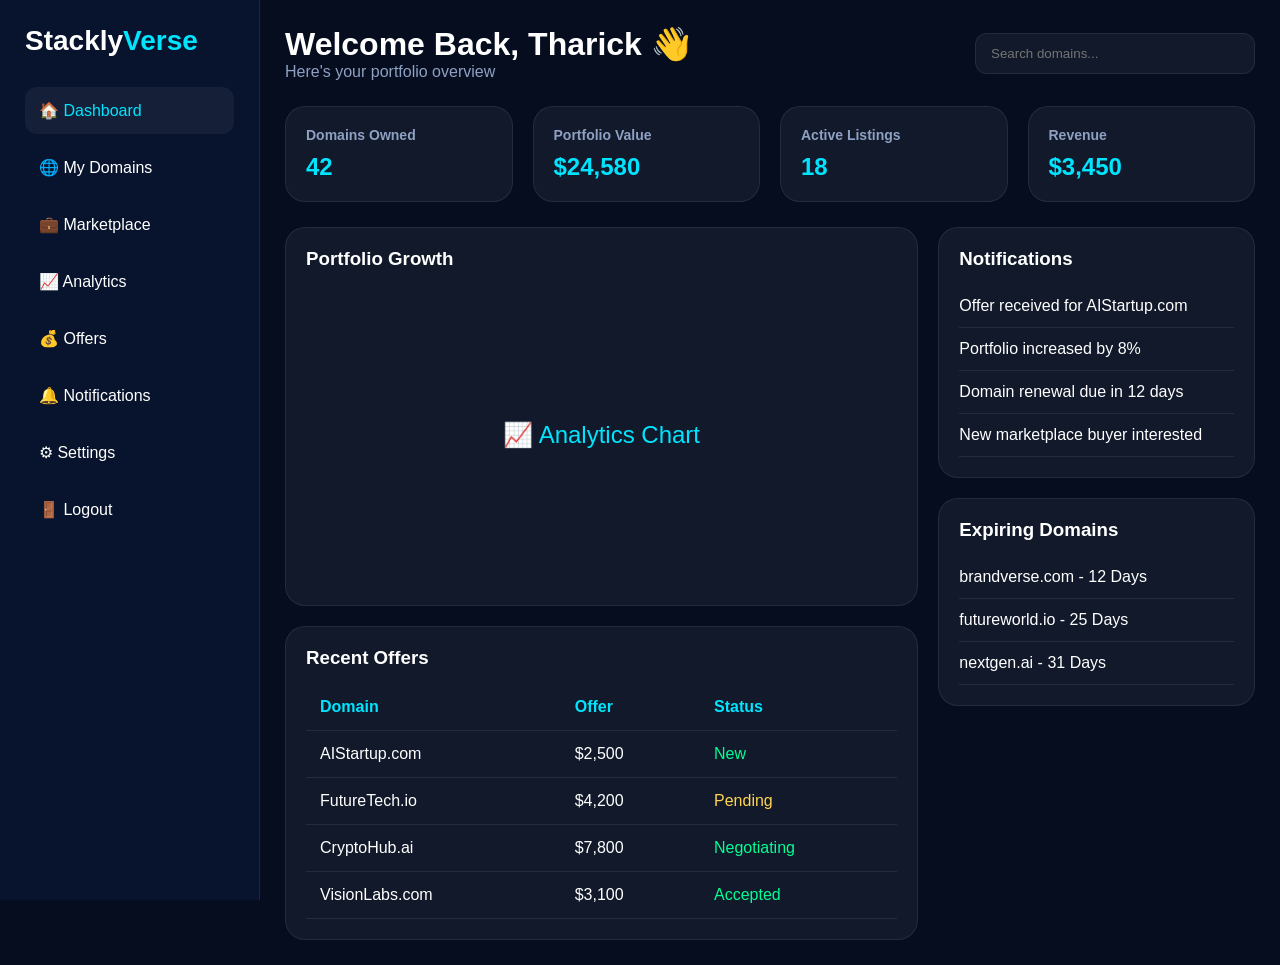
<file: admin.html>
<!DOCTYPE html>
<html lang="en">
<head>
<meta charset="UTF-8">
<meta name="viewport" content="width=device-width, initial-scale=1.0">
<title>DomainVerse User Dashboard</title>

<style>
:root{
--bg:#050d1f;
--sidebar:#08142d;
--card:rgba(255,255,255,.05);
--border:rgba(255,255,255,.08);
--cyan:#00e5ff;
--orange:#ff6b2b;
--text:#fff;
--muted:#8fa1c2;
}

*{
margin:0;
padding:0;
box-sizing:border-box;
font-family:Arial,sans-serif;
}

body{
background:var(--bg);
color:var(--text);
display:flex;
}

/* SIDEBAR */

.sidebar{
width:260px;
height:100vh;
position:fixed;
left:0;
top:0;
background:var(--sidebar);
border-right:1px solid var(--border);
padding:25px;
}

.logo{
font-size:28px;
font-weight:800;
margin-bottom:30px;
}

.logo span{
color:var(--cyan);
}

.menu a{
display:block;
padding:14px;
margin-bottom:10px;
text-decoration:none;
color:white;
border-radius:12px;
transition:.3s;
}

.menu a:hover,
.menu .active{
background:var(--card);
color:var(--cyan);
}

/* MAIN */

.main{
margin-left:260px;
width:100%;
padding:25px;
}

.topbar{
display:flex;
justify-content:space-between;
align-items:center;
margin-bottom:25px;
}

.search{
padding:12px 15px;
width:280px;
border-radius:12px;
border:1px solid var(--border);
background:var(--card);
color:white;
}

/* STATS */

.stats{
display:grid;
grid-template-columns:repeat(4,1fr);
gap:20px;
margin-bottom:25px;
}

.card{
background:var(--card);
border:1px solid var(--border);
border-radius:20px;
padding:20px;
}

.card h4{
color:var(--muted);
margin-bottom:10px;
font-size:14px;
}

.card h2{
color:var(--cyan);
}

/* CONTENT GRID */

.content{
display:grid;
grid-template-columns:2fr 1fr;
gap:20px;
}

.chart-box{
height:300px;
display:flex;
align-items:center;
justify-content:center;
font-size:24px;
color:var(--cyan);
}

table{
width:100%;
border-collapse:collapse;
}

table th,
table td{
padding:14px;
border-bottom:1px solid var(--border);
text-align:left;
}

table th{
color:var(--cyan);
}

.notification{
padding:12px 0;
border-bottom:1px solid var(--border);
}

@media(max-width:1000px){

.stats{
grid-template-columns:repeat(2,1fr);
}

.content{
grid-template-columns:1fr;
}

}

@media(max-width:768px){

.sidebar{
display:none;
}

.main{
margin-left:0;
}

.stats{
grid-template-columns:1fr;
}

.search{
width:180px;
}

}
</style>
</head>
<body>

<!-- SIDEBAR -->

<div class="sidebar">

<div class="logo">
Stackly<span>Verse</span>
</div>

<div class="menu">
<a href="404.html" class="active">🏠 Dashboard</a>
<a href="404.html">🌐 My Domains</a>
<a href="404.html">💼 Marketplace</a>
<a href="404.html">📈 Analytics</a>
<a href="404.html">💰 Offers</a>
<a href="404.html">🔔 Notifications</a>
<a href="404.html">⚙ Settings</a>
<a href="login.html">🚪 Logout</a>
</div>

</div>

<!-- MAIN -->

<div class="main">

<div class="topbar">

<div>
<h1>Welcome Back, Tharick 👋</h1>
<p style="color:var(--muted)">
Here's your portfolio overview
</p>
</div>

<input
type="text"
class="search"
placeholder="Search domains..."
>

</div>

<!-- STATS -->

<div class="stats">

<div class="card">
<h4>Domains Owned</h4>
<h2>42</h2>
</div>

<div class="card">
<h4>Portfolio Value</h4>
<h2>$24,580</h2>
</div>

<div class="card">
<h4>Active Listings</h4>
<h2>18</h2>
</div>

<div class="card">
<h4>Revenue</h4>
<h2>$3,450</h2>
</div>

</div>

<!-- CONTENT -->

<div class="content">

<div>

<div class="card" style="margin-bottom:20px;">
<h3 style="margin-bottom:15px;">
Portfolio Growth
</h3>

<div class="chart-box">
📈 Analytics Chart
</div>

</div>

<div class="card">

<h3 style="margin-bottom:15px;">
Recent Offers
</h3>

<table>

<tr>
<th>Domain</th>
<th>Offer</th>
<th>Status</th>
</tr>

<tr>
<td>AIStartup.com</td>
<td>$2,500</td>
<td style="color:#00ff95;">New</td>
</tr>

<tr>
<td>FutureTech.io</td>
<td>$4,200</td>
<td style="color:#ffd54f;">Pending</td>
</tr>

<tr>
<td>CryptoHub.ai</td>
<td>$7,800</td>
<td style="color:#00ff95;">Negotiating</td>
</tr>

<tr>
<td>VisionLabs.com</td>
<td>$3,100</td>
<td style="color:#00ff95;">Accepted</td>
</tr>

</table>

</div>

</div>

<div>

<div class="card" style="margin-bottom:20px;">

<h3 style="margin-bottom:15px;">
Notifications
</h3>

<div class="notification">
Offer received for AIStartup.com
</div>

<div class="notification">
Portfolio increased by 8%
</div>

<div class="notification">
Domain renewal due in 12 days
</div>

<div class="notification">
New marketplace buyer interested
</div>

</div>

<div class="card">

<h3 style="margin-bottom:15px;">
Expiring Domains
</h3>

<div class="notification">
brandverse.com - 12 Days
</div>

<div class="notification">
futureworld.io - 25 Days
</div>

<div class="notification">
nextgen.ai - 31 Days
</div>

</div>

</div>

</div>

</div>

</body>
</html>
</file>
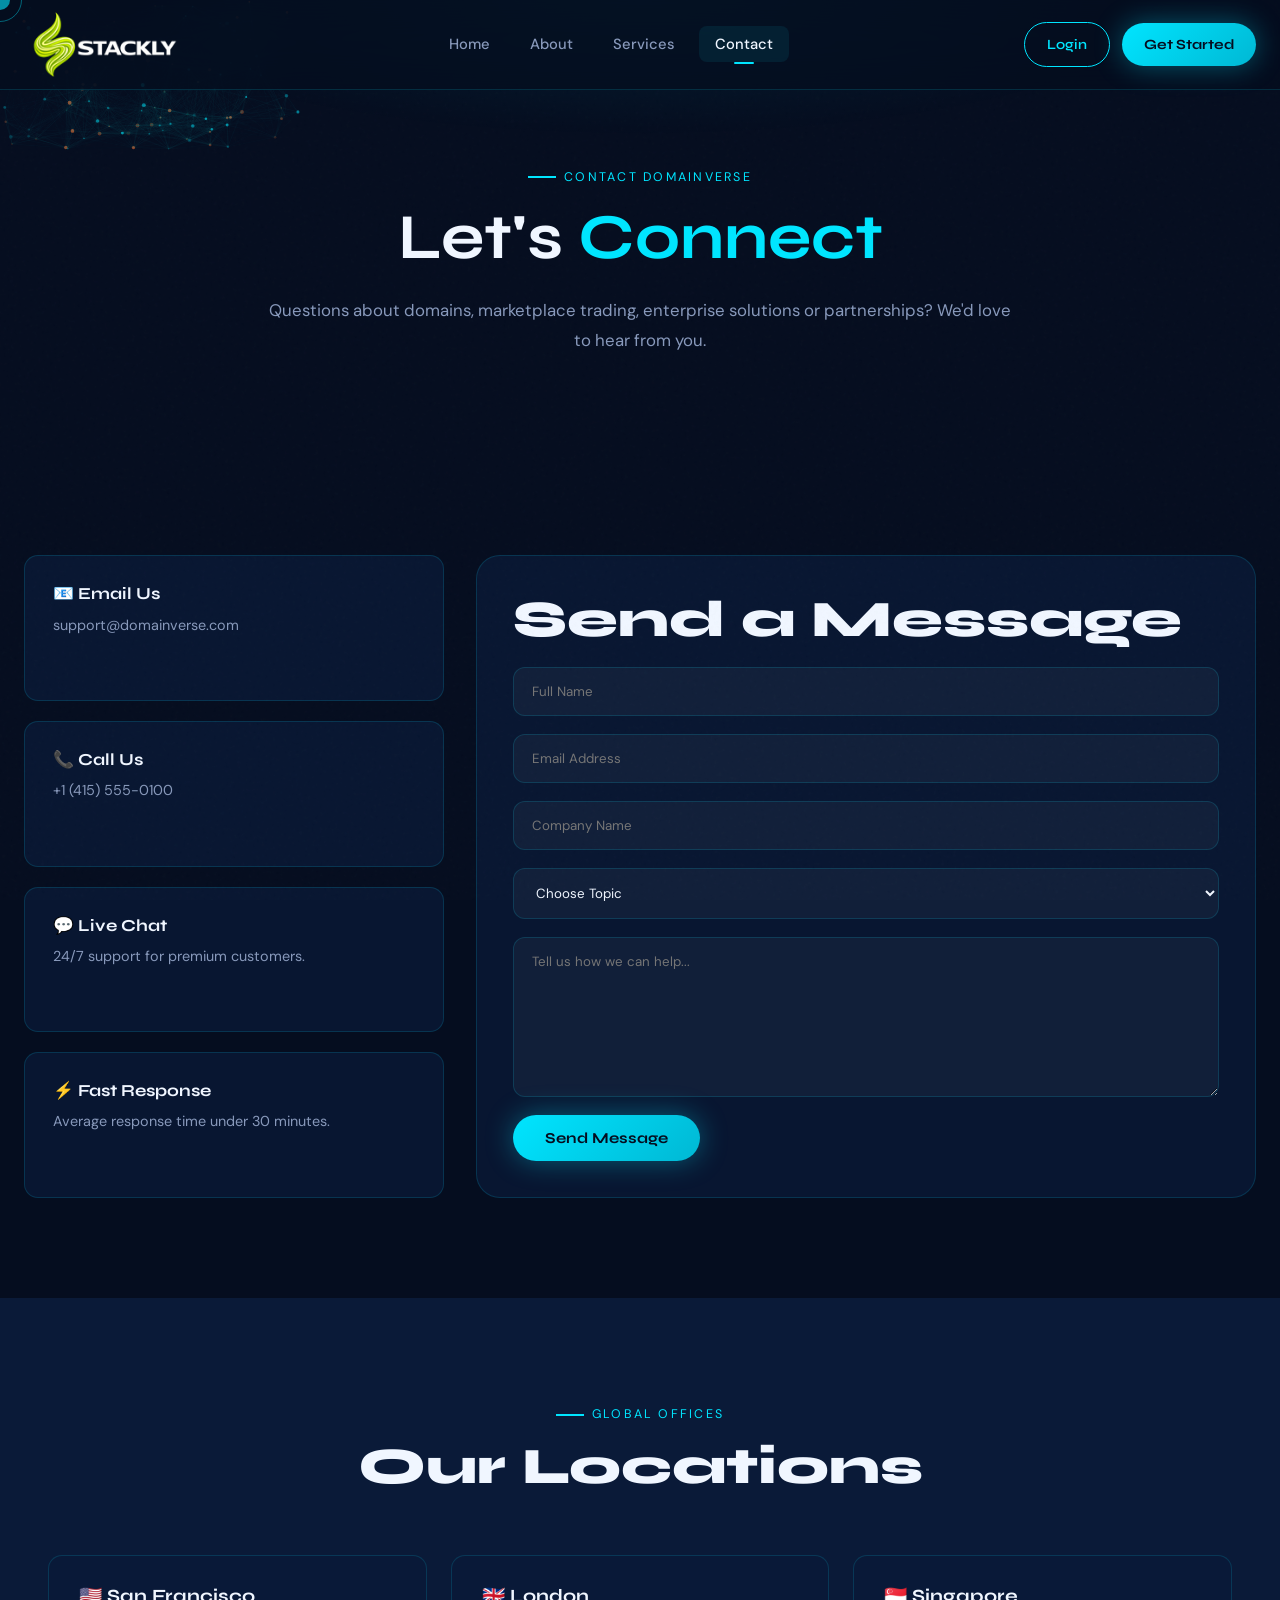
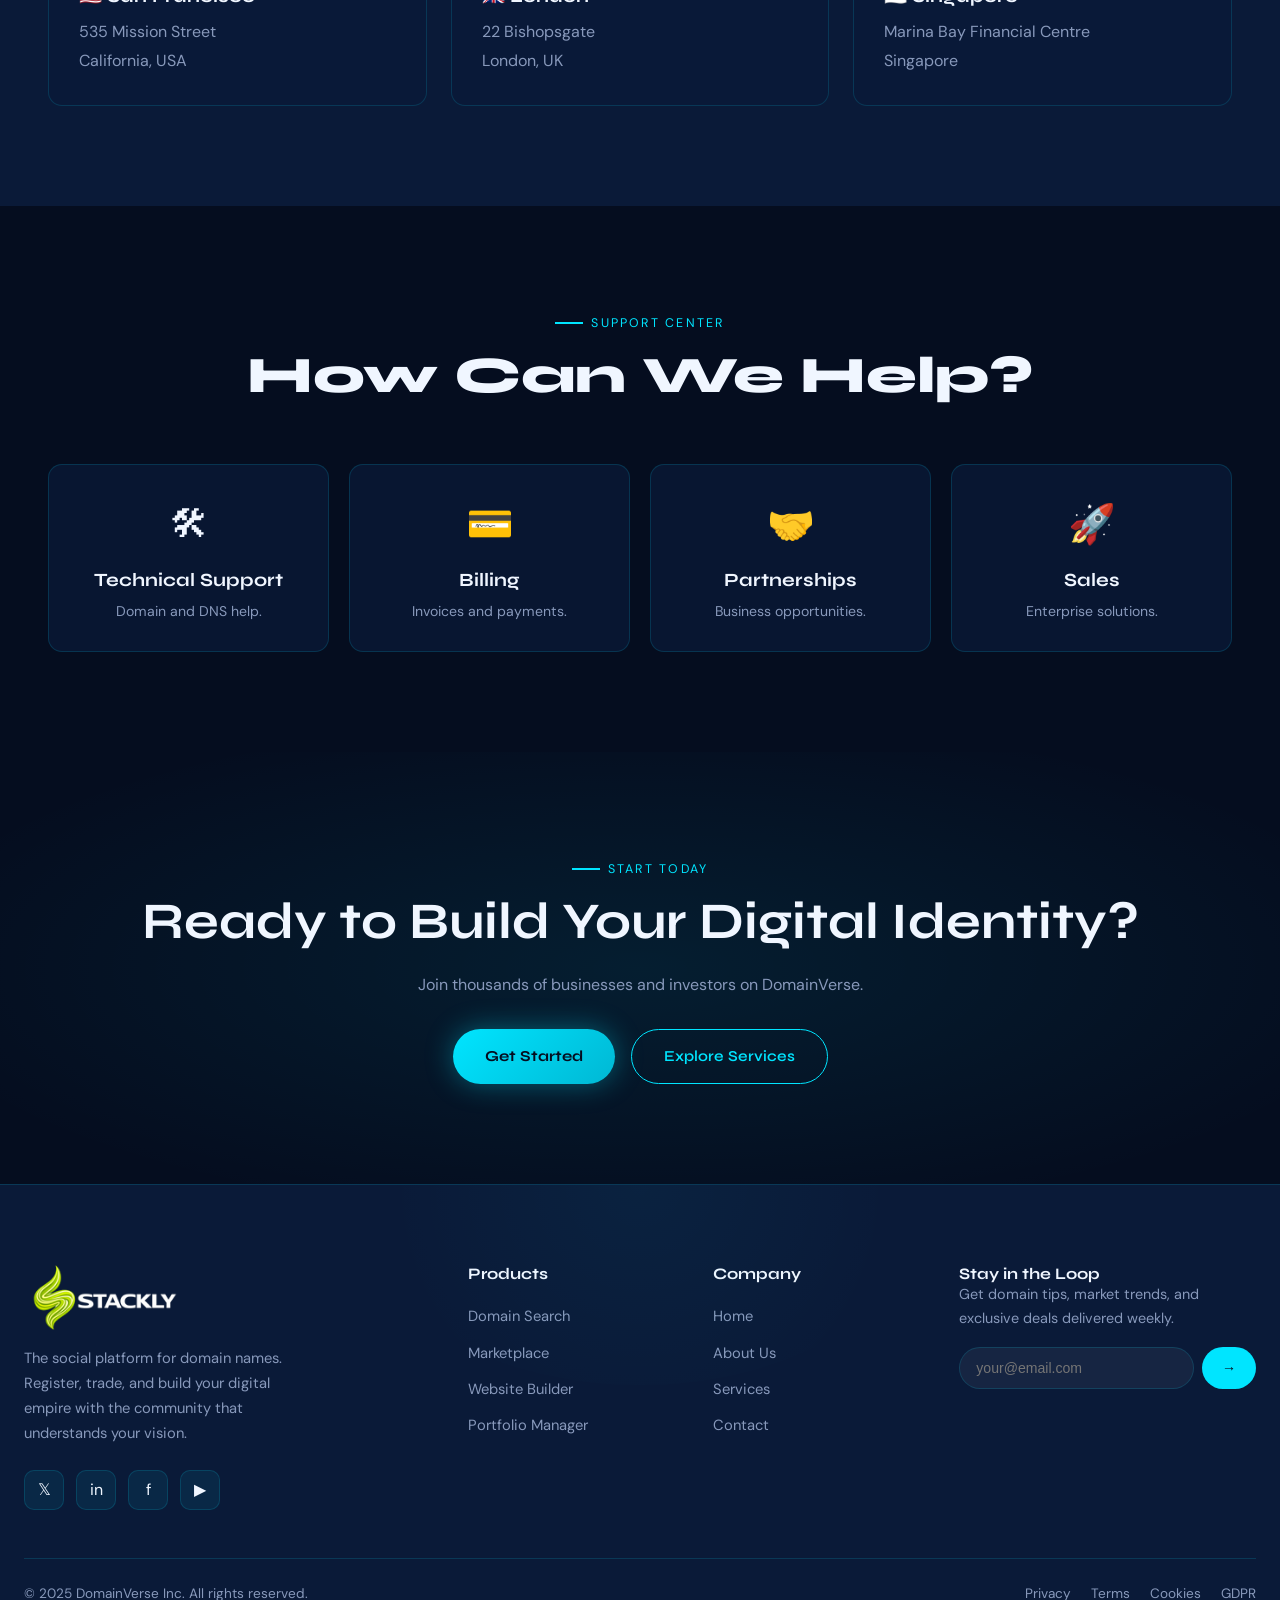
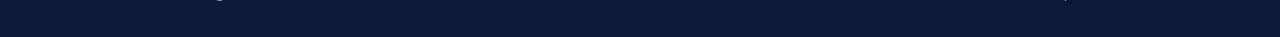
<file: contact.html>
<!DOCTYPE html>
<html lang="en">
<head>
<meta charset="UTF-8">
<meta name="viewport" content="width=device-width, initial-scale=1.0">
<title>Contact Us - DomainVerse</title>
<link rel="stylesheet" href="global.css">
<link rel="stylesheet" href="contact.css">
</head>
<body>

<div class="cursor-glow"></div>
<div class="cursor-ring"></div>

<nav class="navbar">
  <div class="nav-inner">
     <a href="index.html" class="nav-logo">
   <img src="assets/logo-new.webp" alt="DomainVerse Logo" class="logo-icon" />
    
    </a>

    <ul class="nav-links">
      <li><a href="index.html">Home</a></li>
      <li><a href="about.html">About</a></li>
      <li><a href="service.html">Services</a></li>
      <li><a href="contact.html" class="active">Contact</a></li>
    </ul>

    <div class="nav-actions">
      <a href="login.html" class="btn btn-outline">Login</a>
      <a href="signup.html" class="btn btn-primary">Get Started</a>
    </div>
      <button class="hamburger"><span></span><span></span><span></span></button>
  </div>
</nav>
<div class="mobile-nav">
  <a href="index.html">Home</a><a href="about.html">About</a>
  <a href="service.html">Services</a><a href="contact.html">Contact</a>
  <a href="login.html" class="btn btn-outline">Login</a>
  <a href="signup.html" class="btn btn-primary">Get Started</a>
</div>

<section class="contact-hero">
<canvas id="particles-canvas"></canvas>
<div class="container">
<div class="section-tag">Contact DomainVerse</div>
<h1>Let's <span>Connect</span></h1>
<p>Questions about domains, marketplace trading, enterprise solutions or partnerships? We'd love to hear from you.</p>
</div>
</section>

<section class="contact-section">
<div class="contact-grid">

<div class="contact-info">
<div class="contact-card">
<h3>📧 Email Us</h3>
<p>support@domainverse.com</p>
</div>

<div class="contact-card">
<h3>📞 Call Us</h3>
<p>+1 (415) 555-0100</p>
</div>

<div class="contact-card">
<h3>💬 Live Chat</h3>
<p>24/7 support for premium customers.</p>
</div>

<div class="contact-card">
<h3>⚡ Fast Response</h3>
<p>Average response time under 30 minutes.</p>
</div>
</div>

<div class="contact-form-wrap">
<h2 class="section-title">Send a Message</h2>

<form class="contact-form">
<input type="text" placeholder="Full Name" required>
<input type="email" placeholder="Email Address" required>
<input type="text" placeholder="Company Name">

<select>
<option>Choose Topic</option>
<option>Sales Inquiry</option>
<option>Technical Support</option>
<option>Billing Question</option>
<option>Partnership</option>
</select>

<textarea placeholder="Tell us how we can help..."></textarea>

<button type="submit" class="btn btn-primary">Send Message</button>
</form>
</div>

</div>
</section>

<section class="offices-contact">
<div class="container">
<div style="text-align:center">
<div class="section-tag">Global Offices</div>
<h2 class="section-title">Our Locations</h2>
</div>

<div class="office-grid">
<div class="office-box">
<h3>🇺🇸 San Francisco</h3>
<p>535 Mission Street<br>California, USA</p>
</div>

<div class="office-box">
<h3>🇬🇧 London</h3>
<p>22 Bishopsgate<br>London, UK</p>
</div>

<div class="office-box">
<h3>🇸🇬 Singapore</h3>
<p>Marina Bay Financial Centre<br>Singapore</p>
</div>
</div>
</div>
</section>

<section class="support-section">
<div class="container">
<div style="text-align:center">
<div class="section-tag">Support Center</div>
<h2 class="section-title">How Can We Help?</h2>
</div>

<div class="support-grid">
<div class="support-card">
<div class="support-icon">🛠</div>
<h3>Technical Support</h3>
<p>Domain and DNS help.</p>
</div>

<div class="support-card">
<div class="support-icon">💳</div>
<h3>Billing</h3>
<p>Invoices and payments.</p>
</div>

<div class="support-card">
<div class="support-icon">🤝</div>
<h3>Partnerships</h3>
<p>Business opportunities.</p>
</div>

<div class="support-card">
<div class="support-icon">🚀</div>
<h3>Sales</h3>
<p>Enterprise solutions.</p>
</div>
</div>
</div>
</section>

<section class="cta-section">
<div class="container">
<div class="section-tag">Start Today</div>
<h2>Ready to Build Your Digital Identity?</h2>
<p>Join thousands of businesses and investors on DomainVerse.</p>

<div class="cta-btns">
<a href="signup.html" class="btn btn-primary">Get Started</a>
<a href="services.html" class="btn btn-outline">Explore Services</a>
</div>
</div>
</section>

<footer class="footer">
  <div class="footer-grid">
    <div class="footer-brand">
 <a href="index.html" class="nav-logo">
   <img src="assets/logo-new.webp" alt="DomainVerse Logo" class="logo-icon" />
    
    </a>
      <p>The social platform for domain names. Register, trade, and build your digital empire with the community that understands your vision.</p>
      <div class="footer-social">
        <a href="404.html" class="social-icon">𝕏</a>
        <a href="404.html" class="social-icon">in</a>
        <a href="404.html" class="social-icon">f</a>
        <a href="404.html" class="social-icon">▶</a>
      </div>
    </div>
    <div class="footer-col">
      <h4>Products</h4>
      <ul>
        <li><a href="404.html">Domain Search</a></li>
        <li><a href="404.html">Marketplace</a></li>
        <li><a href="404.html">Website Builder</a></li>
        <li><a href="404.html">Portfolio Manager</a></li>

      </ul>
    </div>
    <div class="footer-col">
      <h4>Company</h4>
      <ul>
        <li><a href="index.html">Home</a></li>
        <li><a href="about.html">About Us</a></li>
        <li><a href="service.html">Services</a></li>
        <li><a href="contact.html">Contact</a></li>
      
      </ul>
    </div>
    <div class="footer-newsletter">
      <h4>Stay in the Loop</h4>
      <p>Get domain tips, market trends, and exclusive deals delivered weekly.</p>
      <div class="newsletter-form">
        <input type="email" placeholder="your@email.com" />
        <button>→</button>
      </div>
    </div>
  </div>
  <div class="footer-bottom">
    <p>© 2025 DomainVerse Inc. All rights reserved.</p>
    <div class="footer-bottom-links">
      <a href="404.html">Privacy</a>
      <a href="404.html">Terms</a>
      <a href="404.html">Cookies</a>
      <a href="404.html">GDPR</a>
    </div>
  </div>
</footer>


<script src="global.js"></script>
<script src="contact.js"></script>
</body>
</html>
</file>
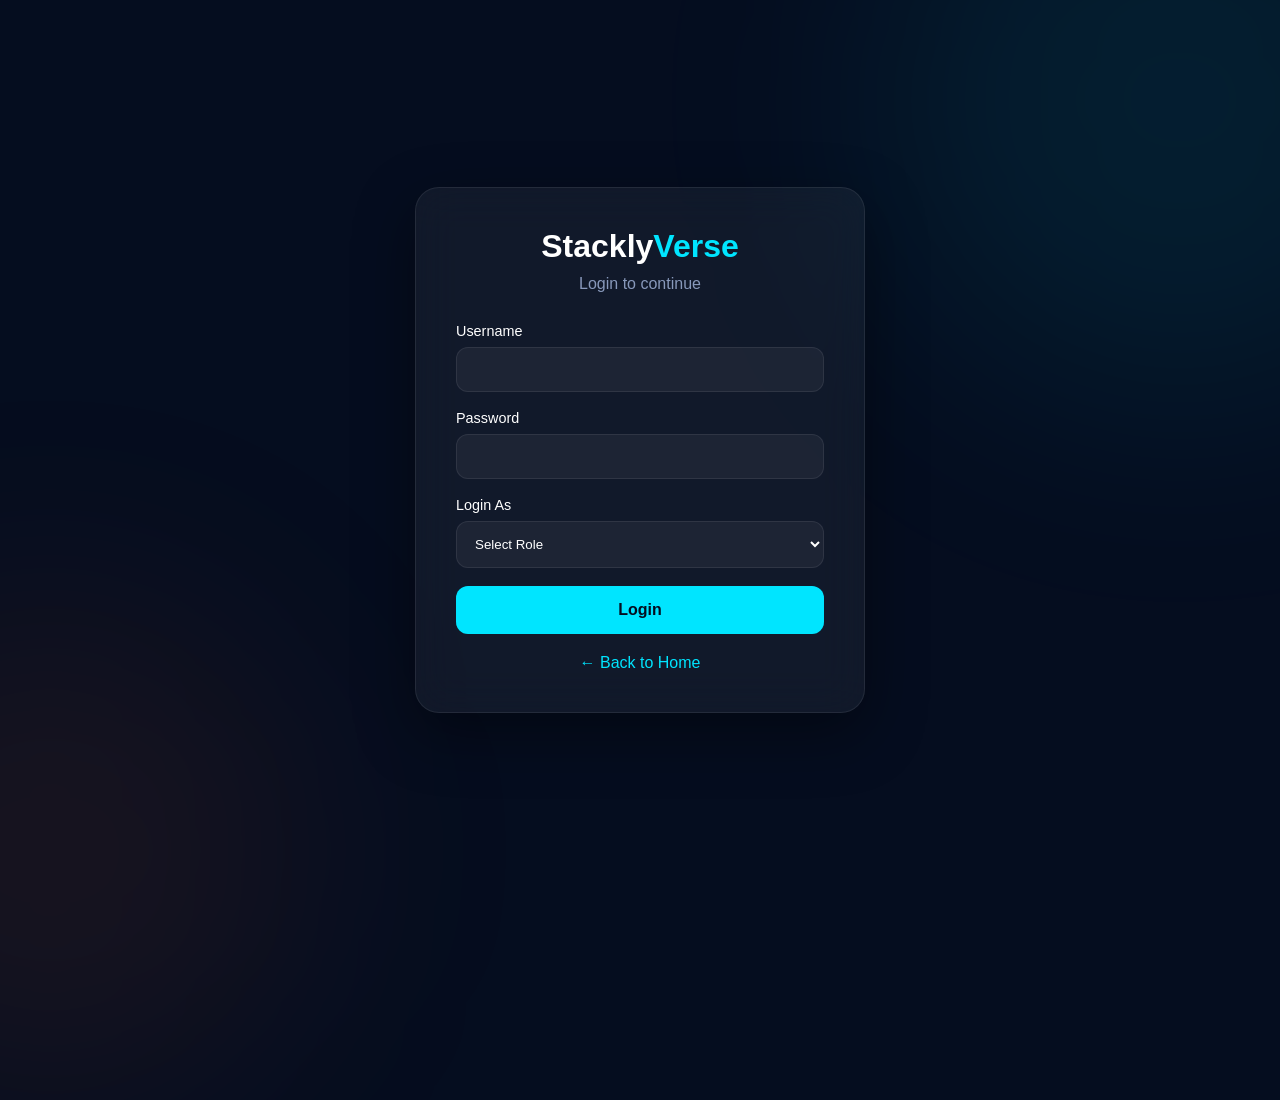
<file: login.html>
<!DOCTYPE html>
<html lang="en">
<head>
<meta charset="UTF-8">
<meta name="viewport" content="width=device-width, initial-scale=1.0">
<title>DomainVerse Login</title>

<style>
*{
margin:0;
padding:0;
box-sizing:border-box;
font-family:Arial,sans-serif;
}

body{
min-height:100vh;
display:flex;
justify-content:center;
align-items:center;
background:#050d1f;
overflow:hidden;
position:relative;
}

/* Background Glow */

body::before{
content:'';
position:absolute;
width:600px;
height:600px;
background:rgba(0,229,255,.08);
border-radius:50%;
filter:blur(120px);
top:-200px;
right:-200px;
}

body::after{
content:'';
position:absolute;
width:500px;
height:500px;
background:rgba(255,107,43,.08);
border-radius:50%;
filter:blur(120px);
bottom:-200px;
left:-200px;
}

/* Login Card */

.login-container{
width:100%;
max-width:450px;
padding:40px;
background:rgba(255,255,255,.05);
border:1px solid rgba(255,255,255,.08);
border-radius:24px;
backdrop-filter:blur(20px);
box-shadow:0 20px 60px rgba(0,0,0,.4);
position:relative;
z-index:10;
}

.logo{
text-align:center;
font-size:2rem;
font-weight:800;
color:#fff;
margin-bottom:10px;
}

.logo span{
color:#00e5ff;
}

.subtitle{
text-align:center;
color:#8899bb;
margin-bottom:30px;
}

/* Form */

.form-group{
margin-bottom:18px;
}

.form-group label{
display:block;
margin-bottom:8px;
color:#fff;
font-size:.9rem;
}

.form-group input,
.form-group select{
width:100%;
padding:14px;
border-radius:12px;
border:1px solid rgba(255,255,255,.08);
background:rgba(255,255,255,.05);
color:#fff;
outline:none;
}

.form-group input:focus,
.form-group select:focus{
border-color:#00e5ff;
}

.form-group select option{
color:#000;
}

.login-btn{
width:100%;
padding:15px;
border:none;
border-radius:12px;
background:#00e5ff;
color:#050d1f;
font-size:1rem;
font-weight:700;
cursor:pointer;
transition:.3s;
}

.login-btn:hover{
transform:translateY(-2px);
}

.back-home{
display:block;
text-align:center;
margin-top:20px;
color:#00e5ff;
text-decoration:none;
}

.back-home:hover{
text-decoration:underline;
}
</style>
</head>

<body>

<div class="login-container">

<div class="logo">
Stackly<span>Verse</span>
</div>

<p class="subtitle">
Login to continue
</p>

<form id="loginForm">

<div class="form-group">
<label>Username</label>
<input type="text" required>
</div>

<div class="form-group">
<label>Password</label>
<input type="password" required>
</div>

<div class="form-group">
<label>Login As</label>
<select id="role" required>
<option value="">Select Role</option>
<option value="user.html">User</option>
<option value="admin.html">Admin</option>
</select>
</div>

<button type="submit" class="login-btn">
Login
</button>

</form>

<a href="index.html" class="back-home">
← Back to Home
</a>

</div>

<script>
document.getElementById("loginForm").addEventListener("submit", function(e){

e.preventDefault();

const role = document.getElementById("role").value;

if(role){
window.location.href = role;
}else{
alert("Please select a role");
}

});
</script>

</body>
</html>
</file>
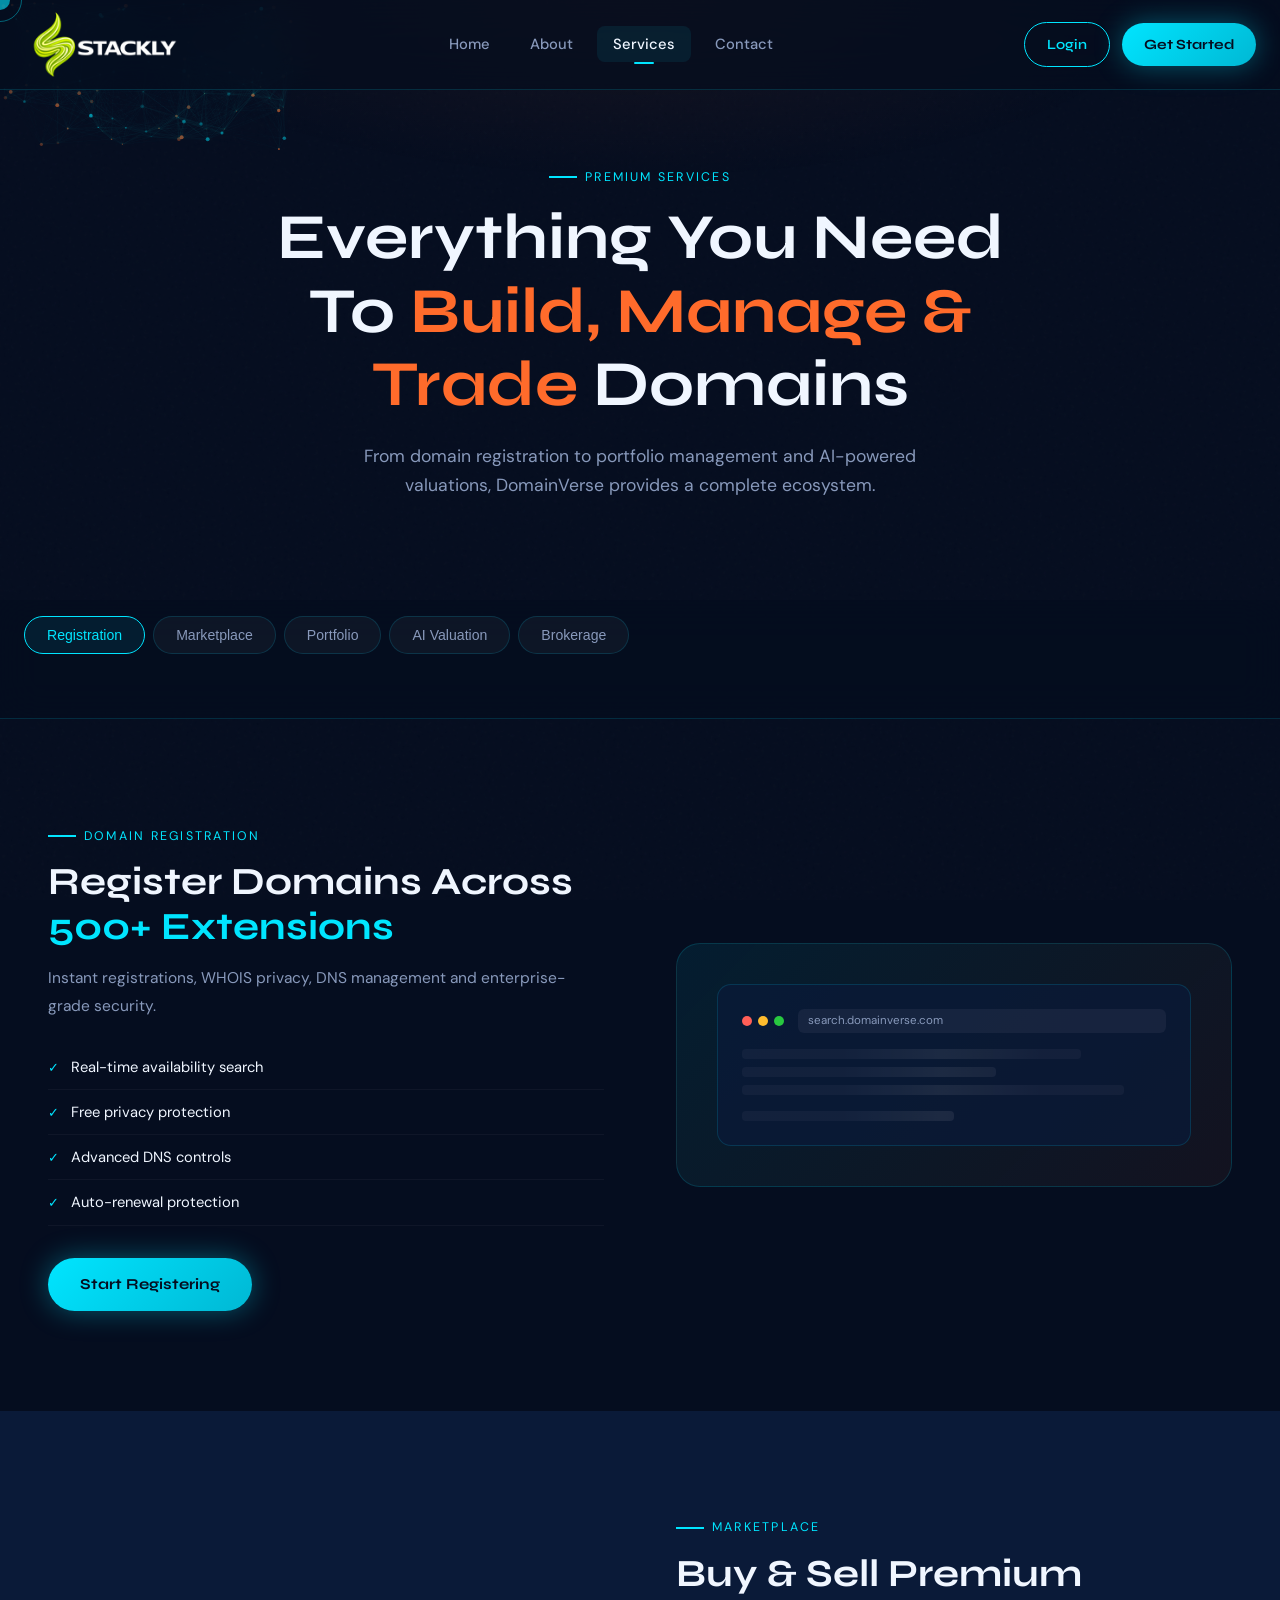
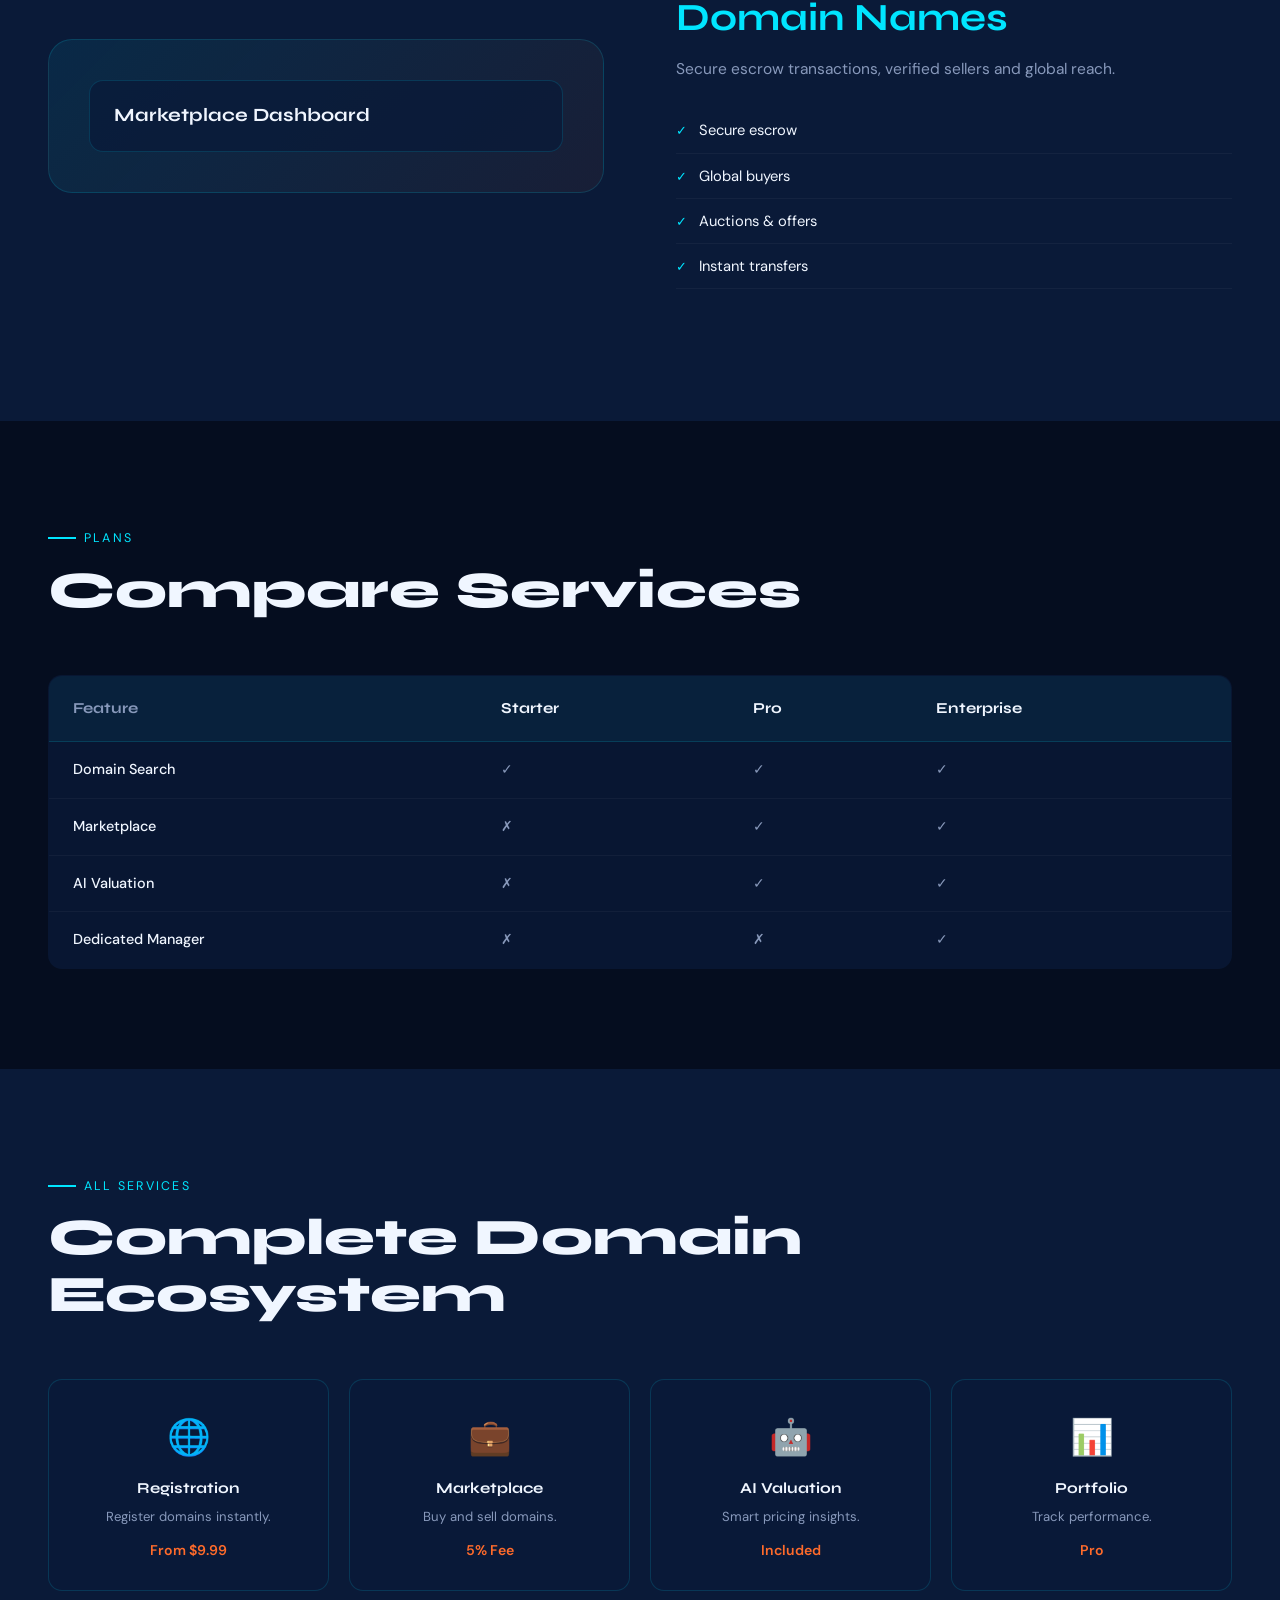
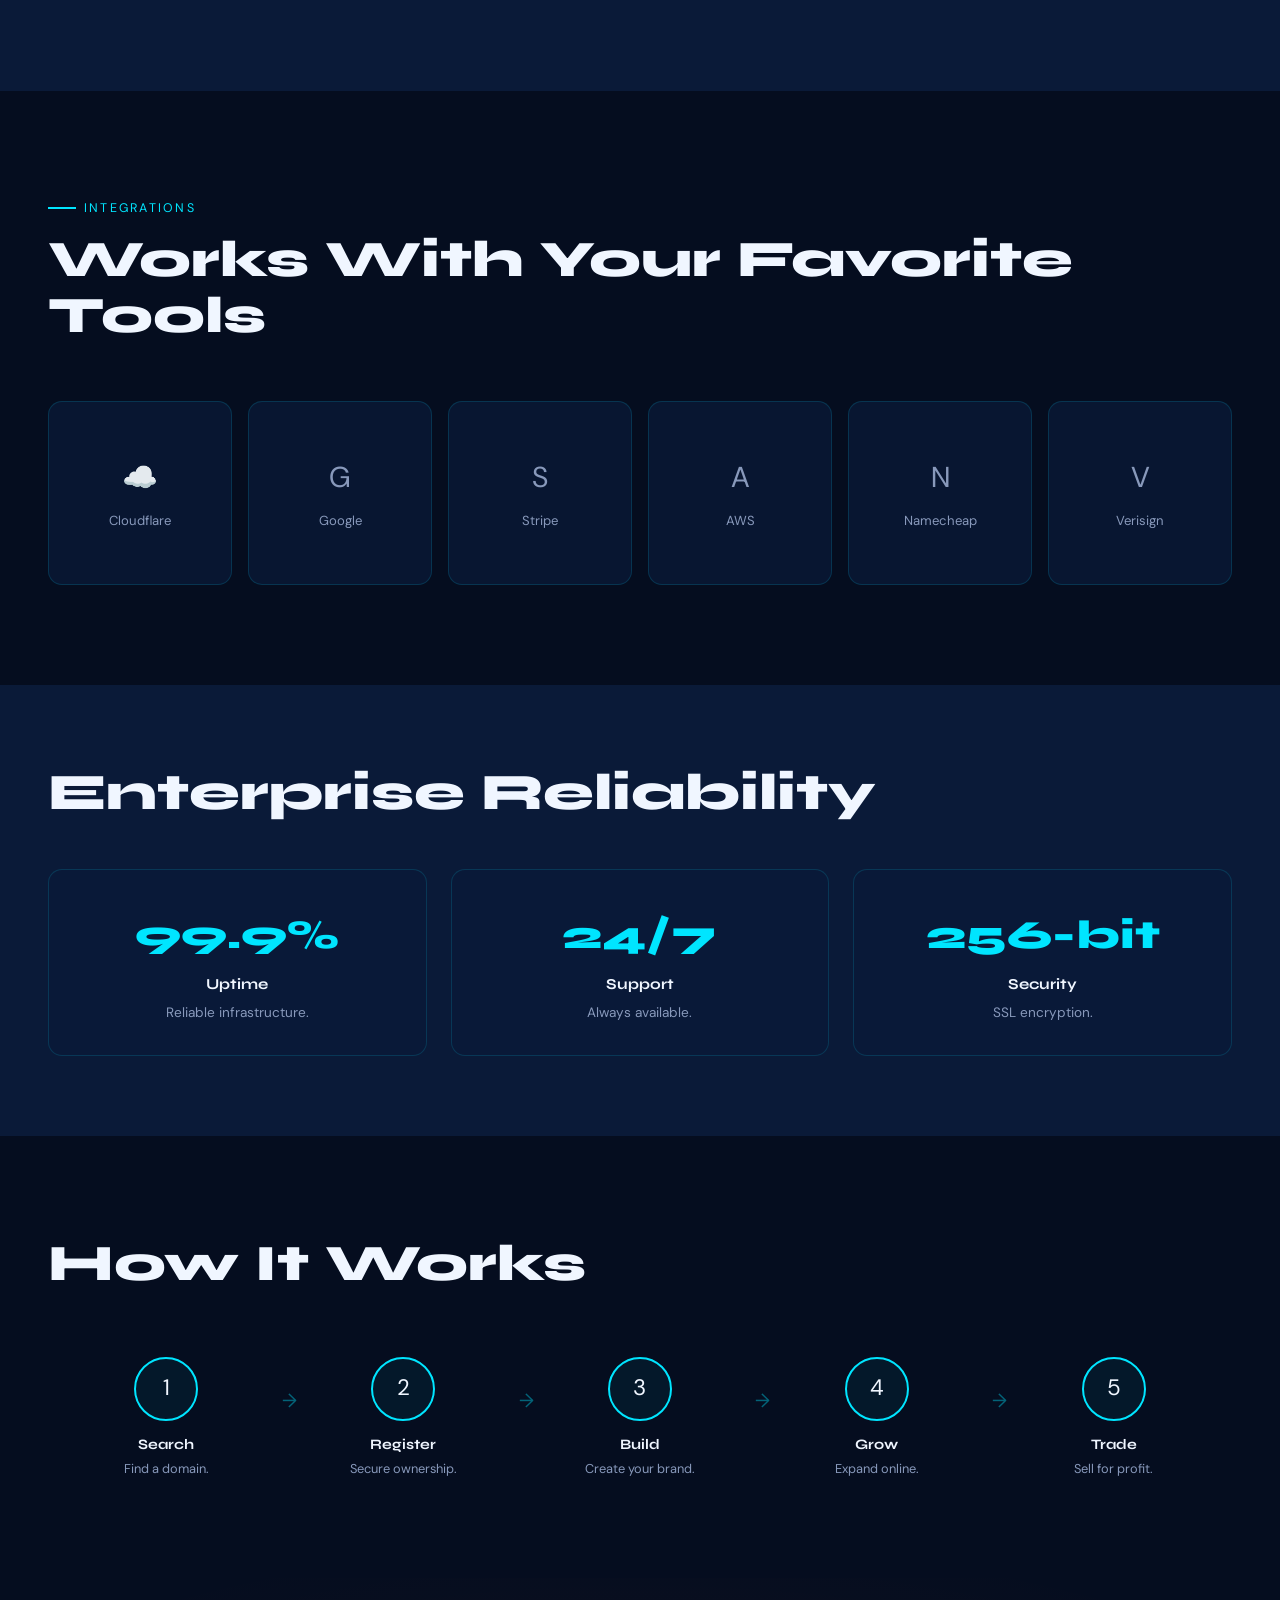
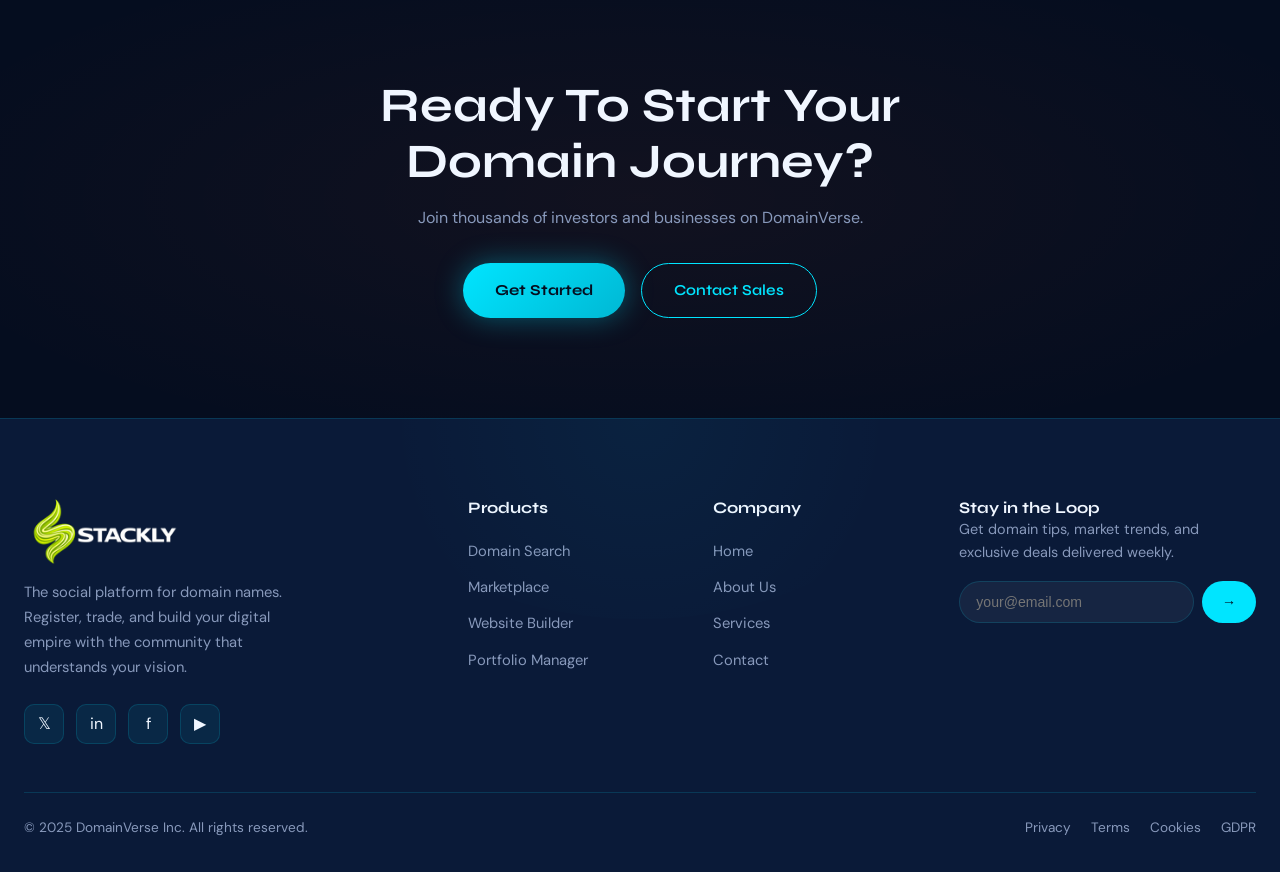
<file: service.html>
<!DOCTYPE html>
<html lang="en">
<head>
<meta charset="UTF-8">
<meta name="viewport" content="width=device-width, initial-scale=1.0">
<title>DomainVerse — Services</title>
<link rel="stylesheet" href="global.css">
<link rel="stylesheet" href="service.css">
</head>
<body>

<div class="cursor-glow"></div>
<div class="cursor-ring"></div>

<nav class="navbar">
  <div class="nav-inner">
 <a href="index.html" class="nav-logo">
   <img src="assets/logo-new.webp" alt="DomainVerse Logo" class="logo-icon" />
    
    </a>
    <ul class="nav-links">
      <li><a href="index.html">Home</a></li>
      <li><a href="about.html">About</a></li>
      <li><a href="service.html" class="active">Services</a></li>
      <li><a href="contact.html">Contact</a></li>
    </ul>
    <div class="nav-actions">
      <a href="login.html" class="btn btn-outline">Login</a>
      <a href="signup.html" class="btn btn-primary">Get Started</a>
    </div>
    <button class="hamburger"><span></span><span></span><span></span></button>
  </div>
</nav>
<div class="mobile-nav">
  <a href="index.html">Home</a><a href="about.html">About</a>
  <a href="service.html">Services</a><a href="contact.html">Contact</a>
  <a href="login.html" class="btn btn-outline">Login</a>
  <a href="signup.html" class="btn btn-primary">Get Started</a>
</div>


<section class="services-hero">
<canvas id="particles-canvas"></canvas>
<div class="services-hero-inner">
<div class="section-tag">Premium Services</div>
<h1>Everything You Need To <span>Build, Manage & Trade</span> Domains</h1>
<p>From domain registration to portfolio management and AI-powered valuations, DomainVerse provides a complete ecosystem.</p>
</div>
</section>

<div class="services-nav">
<div class="services-nav-inner">
<button class="svc-nav-btn active">Registration</button>
<button class="svc-nav-btn">Marketplace</button>
<button class="svc-nav-btn">Portfolio</button>
<button class="svc-nav-btn">AI Valuation</button>
<button class="svc-nav-btn">Brokerage</button>
</div>
</div>

<section class="service-block">
<div class="container">
<div class="service-block-grid">
<div class="service-text">
<div class="section-tag">Domain Registration</div>
<h2>Register Domains Across <span>500+ Extensions</span></h2>
<p>Instant registrations, WHOIS privacy, DNS management and enterprise-grade security.</p>
<ul class="service-features-list">
<li><span class="tick">✓</span> Real-time availability search</li>
<li><span class="tick">✓</span> Free privacy protection</li>
<li><span class="tick">✓</span> Advanced DNS controls</li>
<li><span class="tick">✓</span> Auto-renewal protection</li>
</ul>
<a href="404.html" class="btn btn-primary">Start Registering</a>
</div>
<div class="service-visual"><div class="service-visual-inner"><div class="svc-screen-bar"><span class="svc-dot r"></span><span class="svc-dot y"></span><span class="svc-dot g"></span><div class="svc-url-bar">search.domainverse.com</div></div><div class="svc-content-skeleton"><div class="svc-skel s1"></div><div class="svc-skel s2"></div><div class="svc-skel s3"></div><div class="svc-skel s4"></div></div></div></div>
</div>
</div>
</section>

<section class="service-block">
<div class="container">
<div class="service-block-grid reverse">
<div class="service-text">
<div class="section-tag">Marketplace</div>
<h2>Buy & Sell Premium <span>Domain Names</span></h2>
<p>Secure escrow transactions, verified sellers and global reach.</p>
<ul class="service-features-list">
<li><span class="tick">✓</span> Secure escrow</li>
<li><span class="tick">✓</span> Global buyers</li>
<li><span class="tick">✓</span> Auctions & offers</li>
<li><span class="tick">✓</span> Instant transfers</li>
</ul>
</div>
<div class="service-visual"><div class="service-visual-inner"><h3>Marketplace Dashboard</h3></div></div>
</div>
</div>
</section>

<section class="svc-pricing-section">
<div class="container">
<div class="section-tag">Plans</div>
<h2 class="section-title">Compare Services</h2>
<table class="svc-pricing-table">
<tr><th>Feature</th><th>Starter</th><th>Pro</th><th>Enterprise</th></tr>
<tr><td>Domain Search</td><td class="check-cell">✓</td><td class="check-cell">✓</td><td class="check-cell">✓</td></tr>
<tr><td>Marketplace</td><td class="cross-cell">✗</td><td class="check-cell">✓</td><td class="check-cell">✓</td></tr>
<tr><td>AI Valuation</td><td class="cross-cell">✗</td><td class="check-cell">✓</td><td class="check-cell">✓</td></tr>
<tr><td>Dedicated Manager</td><td class="cross-cell">✗</td><td class="cross-cell">✗</td><td class="check-cell">✓</td></tr>
</table>
</div>
</section>

<section class="all-services-section">
<div class="container">
<div class="section-tag">All Services</div>
<h2 class="section-title">Complete Domain Ecosystem</h2>
<div class="all-svc-grid">
<div class="all-svc-card"><span class="icon">🌐</span><h3>Registration</h3><p>Register domains instantly.</p><div class="svc-price">From $9.99</div></div>
<div class="all-svc-card"><span class="icon">💼</span><h3>Marketplace</h3><p>Buy and sell domains.</p><div class="svc-price">5% Fee</div></div>
<div class="all-svc-card"><span class="icon">🤖</span><h3>AI Valuation</h3><p>Smart pricing insights.</p><div class="svc-price">Included</div></div>
<div class="all-svc-card"><span class="icon">📊</span><h3>Portfolio</h3><p>Track performance.</p><div class="svc-price">Pro</div></div>
</div>
</div>
</section>

<section class="integrations-section">
<div class="container">
<div class="section-tag">Integrations</div>
<h2 class="section-title">Works With Your Favorite Tools</h2>
<div class="int-grid">
<div class="int-card"><div class="int-icon">☁️</div>Cloudflare</div>
<div class="int-card"><div class="int-icon">G</div>Google</div>
<div class="int-card"><div class="int-icon">S</div>Stripe</div>
<div class="int-card"><div class="int-icon">A</div>AWS</div>
<div class="int-card"><div class="int-icon">N</div>Namecheap</div>
<div class="int-card"><div class="int-icon">V</div>Verisign</div>
</div>
</div>
</section>

<section class="sla-section">
<div class="container">
<h2 class="section-title">Enterprise Reliability</h2>
<div class="sla-grid">
<div class="sla-card"><div class="sla-num">99.9%</div><h4>Uptime</h4><p>Reliable infrastructure.</p></div>
<div class="sla-card"><div class="sla-num">24/7</div><h4>Support</h4><p>Always available.</p></div>
<div class="sla-card"><div class="sla-num">256-bit</div><h4>Security</h4><p>SSL encryption.</p></div>
</div>
</div>
</section>

<section class="process-section">
<div class="container">
<h2 class="section-title">How It Works</h2>
<div class="process-steps">
<div class="process-step"><div class="process-icon">1</div><h4>Search</h4><p>Find a domain.</p></div>
<div class="process-step"><div class="process-icon">2</div><h4>Register</h4><p>Secure ownership.</p></div>
<div class="process-step"><div class="process-icon">3</div><h4>Build</h4><p>Create your brand.</p></div>
<div class="process-step"><div class="process-icon">4</div><h4>Grow</h4><p>Expand online.</p></div>
<div class="process-step"><div class="process-icon">5</div><h4>Trade</h4><p>Sell for profit.</p></div>
</div>
</div>
</section>

<section class="svc-cta">
<div class="container">
<h2>Ready To Start Your Domain Journey?</h2>
<p>Join thousands of investors and businesses on DomainVerse.</p>
<div class="svc-cta-btns">
<a href="signup.html" class="btn btn-primary">Get Started</a>
<a href="contact.html" class="btn btn-outline">Contact Sales</a>
</div>
</div>
</section>

<!-- ═══ FOOTER ═══ -->
<footer class="footer">
  <div class="footer-grid">
    <div class="footer-brand">
 <a href="index.html" class="nav-logo">
   <img src="assets/logo-new.webp" alt="DomainVerse Logo" class="logo-icon" />
    
    </a>
      <p>The social platform for domain names. Register, trade, and build your digital empire with the community that understands your vision.</p>
      <div class="footer-social">
        <a href="404.html" class="social-icon">𝕏</a>
        <a href="404.html" class="social-icon">in</a>
        <a href="404.html" class="social-icon">f</a>
        <a href="404.html" class="social-icon">▶</a>
      </div>
    </div>
    <div class="footer-col">
      <h4>Products</h4>
      <ul>
        <li><a href="404.html">Domain Search</a></li>
        <li><a href="404.html">Marketplace</a></li>
        <li><a href="404.html">Website Builder</a></li>
        <li><a href="404.html">Portfolio Manager</a></li>
    
      </ul>
    </div>
    <div class="footer-col">
      <h4>Company</h4>
      <ul>
        <li><a href="index.html">Home</a></li>
        <li><a href="about.html">About Us</a></li>
        <li><a href="service.html">Services</a></li>
        <li><a href="contact.html">Contact</a></li>
      </ul>
    </div>
    <div class="footer-newsletter">
      <h4>Stay in the Loop</h4>
      <p>Get domain tips, market trends, and exclusive deals delivered weekly.</p>
      <div class="newsletter-form">
        <input type="email" placeholder="your@email.com" />
        <button>→</button>
      </div>
    </div>
  </div>
  <div class="footer-bottom">
    <p>© 2025 DomainVerse Inc. All rights reserved.</p>
    <div class="footer-bottom-links">
      <a href="404.html">Privacy</a>
      <a href="404.html">Terms</a>
      <a href="404.html">Cookies</a>
      <a href="404.html">GDPR</a>
    </div>
  </div>
</footer>


<script src="global.js"></script>
</body>
</html>
</file>
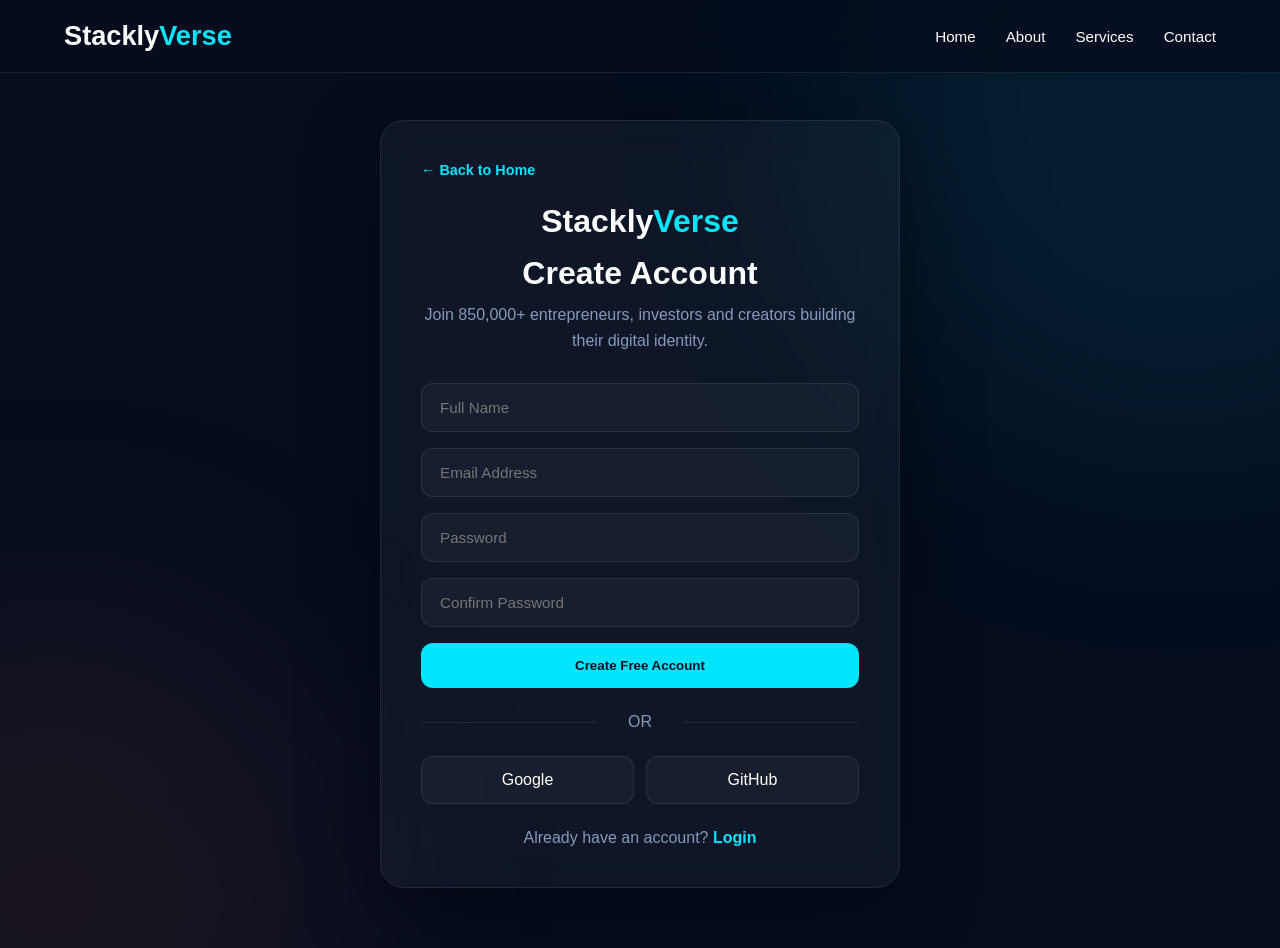
<file: signup.html>
<!DOCTYPE html>
<html lang="en">
<head>
<meta charset="UTF-8">
<meta name="viewport" content="width=device-width, initial-scale=1.0">
<title>StacklyVerse - Create Account</title>

<style>

:root{
--navy:#050d1f;
--navy-mid:#0a1a38;
--cyan:#00e5ff;
--orange:#ff6b2b;
--white:#ffffff;
--muted:#8899bb;
--border:rgba(255,255,255,.08);
--card-bg:rgba(255,255,255,.04);
}

*{
margin:0;
padding:0;
box-sizing:border-box;
}

body{
font-family:Arial,sans-serif;
background:var(--navy);
color:var(--white);
overflow-x:hidden;
}

/* NAVBAR */

.navbar{
position:fixed;
top:0;
left:0;
width:100%;
padding:20px 5%;
display:flex;
justify-content:space-between;
align-items:center;
background:rgba(5,13,31,.85);
backdrop-filter:blur(20px);
border-bottom:1px solid var(--border);
z-index:1000;
}

.logo{
font-size:1.7rem;
font-weight:800;
text-decoration:none;
color:white;
}

.logo span{
color:var(--cyan);
}

.nav-links{
display:flex;
gap:30px;
}

.nav-links a{
color:white;
text-decoration:none;
font-size:.95rem;
transition:.3s;
}

.nav-links a:hover{
color:var(--cyan);
}

/* PAGE */

.signup-page{
min-height:100vh;
display:flex;
align-items:center;
justify-content:center;
padding:120px 20px 60px;
position:relative;
overflow:hidden;
}

.signup-page::before{
content:'';
position:absolute;
width:700px;
height:700px;
background:rgba(0,229,255,.08);
border-radius:50%;
filter:blur(120px);
top:-250px;
right:-250px;
}

.signup-page::after{
content:'';
position:absolute;
width:600px;
height:600px;
background:rgba(255,107,43,.08);
border-radius:50%;
filter:blur(120px);
bottom:-250px;
left:-250px;
}

/* CARD */

.signup-card{
width:100%;
max-width:520px;
background:var(--card-bg);
backdrop-filter:blur(20px);
border:1px solid var(--border);
border-radius:24px;
padding:40px;
position:relative;
z-index:2;
box-shadow:0 20px 80px rgba(0,0,0,.4);
}

.back-home{
display:inline-block;
margin-bottom:25px;
text-decoration:none;
color:var(--cyan);
font-size:.9rem;
font-weight:600;
}

.brand{
text-align:center;
font-size:2rem;
font-weight:800;
margin-bottom:15px;
}

.brand span{
color:var(--cyan);
}

.signup-card h1{
text-align:center;
font-size:2rem;
margin-bottom:10px;
}

.subtitle{
text-align:center;
color:var(--muted);
margin-bottom:30px;
line-height:1.6;
}

/* FORM */

.signup-form{
display:grid;
gap:16px;
}

.signup-form input{
padding:15px 18px;
background:rgba(255,255,255,.04);
border:1px solid var(--border);
border-radius:12px;
color:white;
font-size:.95rem;
outline:none;
}

.signup-form input:focus{
border-color:var(--cyan);
}

.signup-btn{
padding:15px;
border:none;
border-radius:12px;
background:var(--cyan);
color:var(--navy);
font-weight:700;
cursor:pointer;
transition:.3s;
}

.signup-btn:hover{
transform:translateY(-2px);
}

/* DIVIDER */

.divider{
text-align:center;
margin:25px 0;
color:var(--muted);
position:relative;
}

.divider::before,
.divider::after{
content:'';
position:absolute;
top:50%;
width:40%;
height:1px;
background:var(--border);
}

.divider::before{
left:0;
}

.divider::after{
right:0;
}

/* SOCIAL */

.social-buttons{
display:grid;
grid-template-columns:1fr 1fr;
gap:12px;
}

.social-btn{
display:inline-flex;
align-items:center;
justify-content:center;
padding:14px;
background:rgba(255,255,255,.04);
border:1px solid var(--border);
border-radius:12px;
color:white;
text-decoration:none;
cursor:pointer;
transition:.3s;
}

.social-btn:hover{
border-color:var(--cyan);
}

/* LOGIN */

.login-link{
margin-top:25px;
text-align:center;
color:var(--muted);
}

.login-link a{
color:var(--cyan);
text-decoration:none;
font-weight:600;
}

/* RESPONSIVE */

@media(max-width:768px){

.nav-links{
display:none;
}

.signup-card{
padding:30px;
}

}

</style>
</head>
<body>

<nav class="navbar">

<a href="index.html" class="logo">
Stackly<span>Verse</span>
</a>

<div class="nav-links">
<a href="index.html">Home</a>
<a href="about.html">About</a>
<a href="services.html">Services</a>
<a href="contact.html">Contact</a>
</div>

</nav>

<section class="signup-page">

<div class="signup-card">

<a href="index.html" class="back-home">
← Back to Home
</a>

<div class="brand">
Stackly<span>Verse</span>
</div>

<h1>Create Account</h1>

<p class="subtitle">
Join 850,000+ entrepreneurs, investors and creators building their digital identity.
</p>

<form class="signup-form">

<input type="text" placeholder="Full Name" required>

<input type="email" placeholder="Email Address" required>

<input type="password" placeholder="Password" required>

<input type="password" placeholder="Confirm Password" required>

<button class="signup-btn">
Create Free Account
</button>

</form>

<div class="divider">
OR
</div>

<div class="social-buttons">

<a href="404.html" class="social-btn">
Google
</a>

<a href="404.html" class="social-btn">
GitHub
</a>

</div>

<div class="login-link">
Already have an account?
<a href="login.html">Login</a>
</div>

</div>

</section>

<script>

document.querySelector('.signup-form')
.addEventListener('submit',function(e){

e.preventDefault();

alert('Account Created Successfully!');
window.location.href = '404.html';

});

</script>

</body>
</html>
</file>
<file: global.css>
/* ============================================================
   DOMAINVERSE — Global CSS
   Color Palette: Deep Navy + Electric Cyan + Vivid Orange
   ============================================================ */

@import url('https://fonts.googleapis.com/css2?family=Syne:wght@400;600;700;800&family=DM+Sans:ital,wght@0,300;0,400;0,500;1,300&display=swap');

:root {
  --navy:       #050d1f;
  --navy-mid:   #0a1a38;
  --navy-light: #122050;
  --cyan:       #00e5ff;
  --cyan-dim:   #00b8d4;
  --orange:     #ff6b2b;
  --orange-dim: #e05520;
  --white:      #f0f6ff;
  --muted:      #8899bb;
  --card-bg:    rgba(10,26,56,0.75);
  --border:     rgba(0,229,255,0.15);
  --shadow:     0 8px 40px rgba(0,229,255,0.08);
  --radius:     14px;
  --radius-lg:  24px;
  --transition: 0.35s cubic-bezier(0.4,0,0.2,1);
}

*, *::before, *::after { box-sizing: border-box; margin: 0; padding: 0; }

html { scroll-behavior: smooth; font-size: 16px; }

body {
  font-family: 'DM Sans', sans-serif;
  background: var(--navy);
  color: var(--white);
  overflow-x: hidden;
  line-height: 1.65;
}

h1,h2,h3,h4,h5,h6 {
  font-family: 'Syne', sans-serif;
  line-height: 1.15;
  font-weight: 700;
}

a { color: inherit; text-decoration: none; }

img { max-width: 100%; display: block; object-fit: cover; }

/* ── Scrollbar ── */
::-webkit-scrollbar { width: 6px; }
::-webkit-scrollbar-track { background: var(--navy); }
::-webkit-scrollbar-thumb { background: var(--cyan-dim); border-radius: 3px; }

/* ── Selection ── */
::selection { background: var(--cyan); color: var(--navy); }

/* ── Cursor glow ── */
.cursor-glow {
  position: fixed; width: 20px; height: 20px;
  border-radius: 50%; background: var(--cyan);
  pointer-events: none; mix-blend-mode: screen;
  transform: translate(-50%,-50%);
  transition: width 0.2s, height 0.2s, opacity 0.2s;
  z-index: 9999; opacity: 0.6;
}
.cursor-ring {
  position: fixed; width: 44px; height: 44px;
  border-radius: 50%; border: 1.5px solid var(--cyan);
  pointer-events: none; transform: translate(-50%,-50%);
  transition: transform 0.15s ease, width 0.2s, height 0.2s;
  z-index: 9998; opacity: 0.4;
}

/* ── Noise overlay ── */
body::before {
  content:''; position:fixed; inset:0;
  background-image: url("data:image/svg+xml,%3Csvg viewBox='0 0 256 256' xmlns='http://www.w3.org/2000/svg'%3E%3Cfilter id='n'%3E%3CfeTurbulence type='fractalNoise' baseFrequency='0.9' numOctaves='4' stitchTiles='stitch'/%3E%3C/filter%3E%3Crect width='100%25' height='100%25' filter='url(%23n)' opacity='0.04'/%3E%3C/svg%3E");
  pointer-events: none; z-index: 0; opacity: 0.5;
}

/* ── Container ── */
.container { max-width: 1240px; margin: 0 auto; padding: 0 24px; }

/* ── Section titles ── */
.section-tag {
  display: inline-flex; align-items: center; gap: 8px;
  font-family: 'DM Sans', sans-serif; font-size: 0.78rem;
  letter-spacing: 0.18em; text-transform: uppercase;
  color: var(--cyan); margin-bottom: 14px;
}
.section-tag::before {
  content:''; display:block; width:28px; height:2px;
  background: var(--cyan);
}
.section-title {
  font-size: clamp(2rem, 4vw, 3.2rem);
  font-weight: 800; line-height: 1.1;
  margin-bottom: 18px;
}
.section-title span { color: var(--cyan); }
.section-desc {
  font-size: 1.05rem; color: var(--muted);
  max-width: 560px; margin-bottom: 48px;
}

/* ── Buttons ── */
.btn {
  display: inline-flex; align-items: center; gap: 8px;
  padding: 14px 32px; border-radius: 50px;
  font-family: 'Syne', sans-serif; font-size: 0.95rem;
  font-weight: 600; cursor: pointer;
  transition: var(--transition); border: none; outline: none;
  position: relative; overflow: hidden;
}
.btn::after {
  content:''; position:absolute; inset:0;
  background: rgba(255,255,255,0.12);
  opacity:0; transition: opacity 0.2s;
}
.btn:hover::after { opacity:1; }
.btn-primary {
  background: linear-gradient(135deg, var(--cyan), var(--cyan-dim));
  color: var(--navy); font-weight: 700;
  box-shadow: 0 0 28px rgba(0,229,255,0.35);
}
.btn-primary:hover { box-shadow: 0 0 44px rgba(0,229,255,0.55); transform: translateY(-2px); }
.btn-outline {
  background: transparent;
  border: 1.5px solid var(--cyan);
  color: var(--cyan);
}
.btn-outline:hover { background: rgba(0,229,255,0.1); transform: translateY(-2px); }
.btn-orange {
  background: linear-gradient(135deg, var(--orange), var(--orange-dim));
  color: #fff; box-shadow: 0 0 24px rgba(255,107,43,0.3);
}
.btn-orange:hover { box-shadow: 0 0 40px rgba(255,107,43,0.5); transform: translateY(-2px); }

/* ── Cards ── */
.card {
  background: var(--card-bg);
  border: 1px solid var(--border);
  border-radius: var(--radius);
  backdrop-filter: blur(18px);
  transition: var(--transition);
}
.card:hover {
  border-color: rgba(0,229,255,0.4);
  box-shadow: 0 16px 48px rgba(0,229,255,0.12);
  transform: translateY(-4px);
}

/* ── Glow divider ── */
.glow-line {
  width: 80px; height: 3px; border-radius: 2px;
  background: linear-gradient(90deg, var(--cyan), var(--orange));
  margin: 16px 0 32px;
}

/* ═══════════════════════════════
   NAVBAR
═══════════════════════════════ */
.navbar {
  position: fixed; top: 0; left: 0; right: 0; z-index: 1000;
  padding: 0 24px; height: 90px;
  display: flex; align-items: center;
  background: rgba(5,13,31,0.7);
  backdrop-filter: blur(24px);
  border-bottom: 1px solid var(--border);
  transition: var(--transition);
}
.navbar.scrolled {
  background: rgba(5,13,31,0.95);
  box-shadow: 0 4px 32px rgba(0,0,0,0.4);
}
.nav-inner {
  max-width: 1240px; margin: 0 auto;
  display: flex; align-items: center;
  justify-content: space-between; width: 100%;
}
.nav-logo {
  font-family: 'Syne', sans-serif; font-size: 1.5rem;
  font-weight: 800; letter-spacing: -0.02em;
  color: var(--white); display: flex; align-items: center; gap: 8px;
}
.nav-logo .logo-dot {
  width: 10px; height: 10px; border-radius: 50%;
  background: var(--cyan);
  box-shadow: 0 0 12px var(--cyan);
  display: inline-block;
}
.nav-logo span { color: var(--cyan); }

.nav-links {
  display: flex; align-items: center; gap: 8px;
  list-style: none;
}
.nav-links a {
  padding: 8px 16px; border-radius: 8px;
  font-size: 0.92rem; font-weight: 500;
  color: var(--muted); transition: var(--transition);
  position: relative;
}
.nav-links a:hover, .nav-links a.active {
  color: var(--white);
  background: rgba(0,229,255,0.08);
}
.nav-links a.active::after {
  content:''; position:absolute; bottom: -2px; left: 50%;
  transform: translateX(-50%);
  width: 20px; height: 2px; border-radius: 2px;
  background: var(--cyan);
}

.nav-actions { display: flex; align-items: center; gap: 12px; }
.nav-actions .btn { padding: 10px 22px; font-size: 0.88rem; }

.hamburger {
  display: none; flex-direction: column;
  gap: 5px; cursor: pointer; padding: 4px;
  background: none; border: none;
}
.hamburger span {
  display: block; width: 24px; height: 2px;
  background: var(--white); border-radius: 2px;
  transition: var(--transition);
}
.hamburger.open span:nth-child(1) { transform: translateY(7px) rotate(45deg); }
.hamburger.open span:nth-child(2) { opacity: 0; }
.hamburger.open span:nth-child(3) { transform: translateY(-7px) rotate(-45deg); }

/* ── Mobile nav ── */
.mobile-nav {
  display: none; position: fixed;
  top: 90px; left: 0; right: 0; bottom: 0;
  background: rgba(5,13,31,0.98);
  backdrop-filter: blur(24px);
  z-index: 999; flex-direction: column;
  align-items: center; justify-content: center; gap: 24px;
  padding: 40px 24px;
}
.mobile-nav.open { display: flex; }
.mobile-nav a {
  font-family: 'Syne', sans-serif; font-size: 1.8rem;
  font-weight: 700; color: var(--white);
  transition: color 0.2s;
}
.mobile-nav a:hover { color: var(--cyan); }
.mobile-nav .btn { font-size: 1rem; padding: 14px 36px; }

/* ═══════════════════════════════
   FOOTER
═══════════════════════════════ */
.footer {
  background: var(--navy-mid);
  border-top: 1px solid var(--border);
  padding: 80px 24px 32px;
  position: relative; overflow: hidden;
}
.footer::before {
  content:''; position:absolute;
  top:-200px; left:50%; transform:translateX(-50%);
  width:600px; height:400px; border-radius:50%;
  background: radial-gradient(circle, rgba(0,229,255,0.04), transparent 70%);
  pointer-events: none;
}
.footer-grid {
  max-width: 1240px; margin: 0 auto;
  display: grid; grid-template-columns: 2fr 1fr 1fr 1.5fr; gap: 48px;
}
.footer-brand .nav-logo { font-size: 1.8rem; margin-bottom: 16px; }
.footer-brand p { color: var(--muted); font-size: 0.92rem; line-height: 1.7; max-width: 280px; }
.footer-social { display: flex; gap: 12px; margin-top: 24px; }
.social-icon {
  width: 40px; height: 40px; border-radius: 10px;
  background: rgba(0,229,255,0.07);
  border: 1px solid var(--border);
  display: flex; align-items: center; justify-content: center;
  font-size: 1rem; transition: var(--transition); cursor: pointer;
}
.social-icon:hover {
  background: rgba(0,229,255,0.15);
  border-color: var(--cyan);
  transform: translateY(-3px);
}
.footer-col h4 {
  font-family: 'Syne', sans-serif; font-size: 1rem;
  font-weight: 700; margin-bottom: 20px; color: var(--white);
}
.footer-col ul { list-style: none; }
.footer-col ul li { margin-bottom: 10px; }
.footer-col ul li a {
  color: var(--muted); font-size: 0.92rem;
  transition: color 0.2s;
}
.footer-col ul li a:hover { color: var(--cyan); }
.footer-newsletter p { color: var(--muted); font-size: 0.9rem; margin-bottom: 16px; }
.newsletter-form { display: flex; gap: 8px; }
.newsletter-form input {
  flex: 1; padding: 12px 16px; border-radius: 50px;
  background: rgba(255,255,255,0.05);
  border: 1px solid var(--border);
  color: var(--white); font-size: 0.88rem; outline: none;
  transition: border-color 0.2s;
}
.newsletter-form input:focus { border-color: var(--cyan); }
.newsletter-form button {
  padding: 12px 20px; border-radius: 50px;
  background: var(--cyan); color: var(--navy);
  font-weight: 700; border: none; cursor: pointer;
  font-size: 0.88rem; transition: var(--transition);
}
.newsletter-form button:hover { background: var(--cyan-dim); transform: translateY(-1px); }
.footer-bottom {
  max-width: 1240px; margin: 48px auto 0;
  padding-top: 24px; border-top: 1px solid var(--border);
  display: flex; align-items: center; justify-content: space-between;
  flex-wrap: wrap; gap: 12px;
}
.footer-bottom p { color: var(--muted); font-size: 0.85rem; }
.footer-bottom-links { display: flex; gap: 20px; }
.footer-bottom-links a { color: var(--muted); font-size: 0.85rem; transition: color 0.2s; }
.footer-bottom-links a:hover { color: var(--cyan); }

/* ═══════════════════════════════
   ANIMATIONS (shared)
═══════════════════════════════ */
@keyframes fadeUp {
  from { opacity:0; transform: translateY(32px); }
  to   { opacity:1; transform: translateY(0); }
}
@keyframes fadeIn {
  from { opacity:0; }
  to   { opacity:1; }
}
@keyframes slideLeft {
  from { opacity:0; transform: translateX(40px); }
  to   { opacity:1; transform: translateX(0); }
}
@keyframes slideRight {
  from { opacity:0; transform: translateX(-40px); }
  to   { opacity:1; transform: translateX(0); }
}
@keyframes pulse {
  0%,100% { box-shadow: 0 0 0 0 rgba(0,229,255,0.4); }
  50%      { box-shadow: 0 0 0 16px rgba(0,229,255,0); }
}
@keyframes rotateSlow {
  from { transform: rotate(0deg); }
  to   { transform: rotate(360deg); }
}
@keyframes floatY {
  0%,100% { transform: translateY(0); }
  50%      { transform: translateY(-14px); }
}
@keyframes shimmer {
  0%   { background-position: -400px 0; }
  100% { background-position: 400px 0; }
}
@keyframes gradMove {
  0%,100% { background-position: 0% 50%; }
  50%      { background-position: 100% 50%; }
}
@keyframes blink { 0%,100%{opacity:1} 50%{opacity:0} }
@keyframes scaleIn {
  from { opacity:0; transform: scale(0.85); }
  to   { opacity:1; transform: scale(1); }
}
@keyframes countUp {
  from { opacity:0; transform: translateY(20px); }
  to   { opacity:1; transform: translateY(0); }
}
@keyframes ripple {
  0%   { transform: scale(0); opacity:0.5; }
  100% { transform: scale(4); opacity:0; }
}
@keyframes orbit {
  from { transform: rotate(0deg) translateX(80px) rotate(0deg); }
  to   { transform: rotate(360deg) translateX(80px) rotate(-360deg); }
}

/* ── Scroll-reveal classes ── */
.reveal {
  opacity: 0; transform: translateY(40px);
  transition: opacity 0.7s ease, transform 0.7s ease;
}
.reveal.visible { opacity:1; transform: translateY(0); }
.reveal-left {
  opacity:0; transform: translateX(-40px);
  transition: opacity 0.7s ease, transform 0.7s ease;
}
.reveal-left.visible { opacity:1; transform: translateX(0); }
.reveal-right {
  opacity:0; transform: translateX(40px);
  transition: opacity 0.7s ease, transform 0.7s ease;
}
.reveal-right.visible { opacity:1; transform: translateX(0); }
.reveal-scale {
  opacity:0; transform: scale(0.9);
  transition: opacity 0.6s ease, transform 0.6s ease;
}
.reveal-scale.visible { opacity:1; transform: scale(1); }

/* Stagger delays */
.delay-1 { transition-delay: 0.1s; }
.delay-2 { transition-delay: 0.2s; }
.delay-3 { transition-delay: 0.3s; }
.delay-4 { transition-delay: 0.4s; }
.delay-5 { transition-delay: 0.5s; }
.delay-6 { transition-delay: 0.6s; }

/* ── Badge ── */
.badge {
  display: inline-block; padding: 4px 14px;
  border-radius: 50px; font-size: 0.75rem;
  font-weight: 600; letter-spacing: 0.06em;
}
.badge-cyan { background: rgba(0,229,255,0.12); color: var(--cyan); border: 1px solid rgba(0,229,255,0.25); }
.badge-orange { background: rgba(255,107,43,0.12); color: var(--orange); border: 1px solid rgba(255,107,43,0.25); }

/* ── Input base ── */
.input-group { position: relative; margin-bottom: 20px; }
.input-group label {
  display: block; font-size: 0.85rem; color: var(--muted);
  margin-bottom: 8px; font-weight: 500;
}
.input-group input, .input-group textarea, .input-group select {
  width: 100%; padding: 14px 18px;
  background: rgba(255,255,255,0.04);
  border: 1px solid var(--border);
  border-radius: var(--radius); color: var(--white);
  font-family: 'DM Sans', sans-serif; font-size: 0.95rem;
  outline: none; transition: border-color 0.25s, box-shadow 0.25s;
}
.input-group input:focus, .input-group textarea:focus, .input-group select:focus {
  border-color: var(--cyan);
  box-shadow: 0 0 0 3px rgba(0,229,255,0.1);
}
.input-group input::placeholder { color: rgba(136,153,187,0.5); }
.input-group textarea { resize: vertical; min-height: 120px; }
.input-group select option { background: var(--navy-mid); }

/* ── Particle canvas ── */
#particles-canvas {
  position: absolute; inset:0; z-index:0;
  pointer-events: none;
}

/* ═══════════════════════════════
   RESPONSIVE NAV
═══════════════════════════════ */
@media (max-width: 900px) {
  .nav-links, .nav-actions { display: none; }
  .hamburger { display: flex; }
}

@media (max-width: 768px) {
  .footer-grid { grid-template-columns: 1fr 1fr; }
  .footer-brand { grid-column: 1/-1; }
}

@media (max-width: 480px) {
  .footer-grid { grid-template-columns: 1fr; }
  .newsletter-form { flex-direction: column; }
  .section-title { font-size: 1.9rem; }
}
.nav-logo{
  display: flex;
  align-items: center;
  text-decoration: none;
}

.logo-icon{
  width: auto;
  height: 55px;
  max-width: 100%;
  object-fit: contain;
  display: block;
}

/* Large Screens */
@media (min-width: 1200px){
  .logo-icon{
    height: 65px;
  }
}

/* Tablets */
@media (max-width: 768px){
  .logo-icon{
    height: 48px;
  }
}

/* Mobile */
@media (max-width: 480px){
  .logo-icon{
    height: 40px;
  }
}

/* Small Mobile */
@media (max-width: 360px){
  .logo-icon{
    height: 35px;
  }
}
/* Mobile Fix */
@media screen and (max-width: 768px) {

    html,
    body {
        width: 100%;
        overflow-x: hidden;
    }

    * {
        max-width: 100%;
        box-sizing: border-box;
    }

    img,
    video,
    iframe {
        max-width: 100%;
        height: auto;
        display: block;
    }

    .container,
    .wrapper,
    .section,
    .row {
        width: 100% !important;
        max-width: 100% !important;
        padding-left: 15px;
        padding-right: 15px;
    }

    /* Fix flex layouts */
    .flex,
    .d-flex {
        flex-wrap: wrap;
    }

    /* Fix grid layouts */
    .grid {
        grid-template-columns: 1fr !important;
    }

    /* Prevent long text from causing overflow */
    h1, h2, h3, h4, h5, h6, p, span, a {
        word-wrap: break-word;
        overflow-wrap: break-word;
    }

    /* Remove accidental horizontal movement */
    [style*="translateX"],
    [style*="left:"],
    [style*="right:"] {
        max-width: 100%;
    }
}
html,
body {
    overflow-x: hidden;
}
</file>
<file: style.css>
/* ============================================================
   DOMAINVERSE — Home Page CSS
   ============================================================ */

/* ── Hero ── */
.hero {
  min-height: 100vh; position: relative; overflow: hidden;
  display: flex; align-items: center;
  padding: 120px 24px 80px;
  background: radial-gradient(ellipse 80% 60% at 50% 0%, rgba(0,229,255,0.08) 0%, transparent 70%),
              radial-gradient(ellipse 50% 40% at 80% 60%, rgba(255,107,43,0.06) 0%, transparent 70%),
              var(--navy);
}
.hero-inner {
  max-width: 1240px; margin: 0 auto; width: 100%;
  display: grid; grid-template-columns: 1fr 1fr; gap: 64px;
  align-items: center; position: relative; z-index: 1;
}
.hero-tag {
  display: inline-flex; align-items: center; gap: 8px;
  padding: 6px 16px; border-radius: 50px;
  background: rgba(0,229,255,0.08); border: 1px solid rgba(0,229,255,0.2);
  font-size: 0.8rem; color: var(--cyan); font-weight: 600;
  letter-spacing: 0.08em; margin-bottom: 24px;
  animation: fadeUp 0.6s ease both;
}
.hero-tag .dot {
  width: 7px; height: 7px; border-radius: 50%;
  background: var(--cyan); animation: pulse 2s infinite;
}
.hero-title {
  font-size: clamp(2.8rem, 5vw, 5rem);
  font-weight: 800; line-height: 1.05; margin-bottom: 24px;
  animation: fadeUp 0.7s 0.1s ease both;
}
.hero-title .highlight {
  background: linear-gradient(135deg, var(--cyan), var(--orange));
  -webkit-background-clip: text; -webkit-text-fill-color: transparent;
  background-clip: text;
}
.hero-title .typed-line {
  display: block; min-height: 1.2em;
}
.hero-desc {
  font-size: 1.1rem; color: var(--muted); line-height: 1.75;
  max-width: 500px; margin-bottom: 36px;
  animation: fadeUp 0.7s 0.2s ease both;
}
.hero-cta {
  display: flex; gap: 16px; flex-wrap: wrap; margin-bottom: 48px;
  animation: fadeUp 0.7s 0.3s ease both;
}
.hero-stats {
  display: flex; gap: 32px; flex-wrap: wrap;
  animation: fadeUp 0.7s 0.4s ease both;
}
.hero-stat-item { }
.hero-stat-item .num {
  font-family: 'Syne', sans-serif; font-size: 1.9rem;
  font-weight: 800; color: var(--white); display: flex;
  align-items: baseline; gap: 2px;
}
.hero-stat-item .num sup { font-size: 1rem; color: var(--cyan); }
.hero-stat-item .label {
  font-size: 0.82rem; color: var(--muted); margin-top: 2px;
}

/* hero visual */
.hero-visual {
  position: relative; animation: fadeIn 1s 0.4s ease both;
}
.domain-card-stack {
  position: relative; width: 100%; max-width: 460px; margin: 0 auto;
}
.domain-card-main {
  background: var(--card-bg);
  border: 1px solid var(--border);
  border-radius: 20px;
  backdrop-filter: blur(20px);
  padding: 32px;
  position: relative; z-index: 3;
  box-shadow: 0 24px 80px rgba(0,0,0,0.4), 0 0 60px rgba(0,229,255,0.06);
}
.domain-card-main::before {
  content:''; position:absolute; inset:-1px; border-radius: 21px;
  background: linear-gradient(135deg, rgba(0,229,255,0.3), transparent, rgba(255,107,43,0.2));
  z-index: -1;
}
.domain-search-bar {
  display: flex; align-items: center; gap: 10px;
  background: rgba(255,255,255,0.05);
  border: 1px solid rgba(0,229,255,0.2);
  border-radius: 12px; padding: 14px 16px; margin-bottom: 24px;
}
.domain-search-bar input {
  flex:1; background:none; border:none; outline:none;
  color: var(--white); font-size: 1rem; font-family: 'DM Sans', sans-serif;
}
.domain-search-bar input::placeholder { color: var(--muted); }
.domain-search-bar button {
  background: var(--cyan); color: var(--navy);
  border: none; padding: 9px 18px; border-radius: 8px;
  font-weight: 700; cursor: pointer; font-size: 0.88rem;
  transition: var(--transition); white-space: nowrap;
}
.domain-search-bar button:hover { background: var(--cyan-dim); }

.domain-results { display: flex; flex-direction: column; gap: 10px; }
.domain-result-row {
  display: flex; align-items: center; justify-content: space-between;
  padding: 12px 16px; border-radius: 10px;
  background: rgba(255,255,255,0.03);
  border: 1px solid var(--border);
  transition: var(--transition);
}
.domain-result-row:hover { border-color: rgba(0,229,255,0.3); background: rgba(0,229,255,0.04); }
.domain-result-row .domain-name {
  font-family: 'Syne', sans-serif; font-weight: 600; font-size: 0.95rem;
}
.domain-result-row .domain-ext { color: var(--cyan); }
.domain-result-row .domain-price {
  font-weight: 700; color: var(--orange); font-size: 0.88rem;
}
.domain-result-row .domain-avail {
  font-size: 0.75rem; padding: 3px 10px; border-radius: 50px;
  font-weight: 600;
}
.domain-result-row.avail .domain-avail { background: rgba(0,229,255,0.12); color: var(--cyan); }
.domain-result-row.taken .domain-avail { background: rgba(255,107,43,0.12); color: var(--orange); }

.hero-card-bg-1 {
  position: absolute; top: 20px; right: -20px; z-index: 1;
  width: 100%; max-width: 460px; height: 100%;
  background: rgba(0,229,255,0.03); border: 1px solid var(--border);
  border-radius: 20px; transform: rotate(3deg);
}
.hero-card-bg-2 {
  position: absolute; top: 36px; right: -36px; z-index: 0;
  width: 100%; max-width: 460px; height: 100%;
  background: rgba(255,107,43,0.02); border: 1px solid rgba(255,107,43,0.1);
  border-radius: 20px; transform: rotate(6deg);
}

/* orbit badges */
.orbit-badge {
  position: absolute; padding: 8px 14px; border-radius: 50px;
  background: rgba(10,26,56,0.9); border: 1px solid var(--border);
  backdrop-filter: blur(12px); font-size: 0.8rem; font-weight: 600;
  display: flex; align-items: center; gap: 8px;
  box-shadow: 0 8px 24px rgba(0,0,0,0.3);
  animation: floatY 3s ease-in-out infinite;
}
.orbit-badge.b1 { top: -20px; left: 10%; animation-delay: 0s; }
.orbit-badge.b2 { bottom: 20px; right: -10%; animation-delay: 1s; }
.orbit-badge.b3 { top: 40%; left: -15%; animation-delay: 0.5s; }
.orbit-badge .badge-icon { font-size: 1rem; }

/* hero BG glow shapes */
.hero-blob {
  position: absolute; border-radius: 50%; filter: blur(80px);
  pointer-events: none; animation: floatY 6s ease-in-out infinite;
}
.hero-blob-1 {
  width: 500px; height: 500px;
  background: rgba(0,229,255,0.06);
  top: -100px; right: -100px; animation-delay: 0s;
}
.hero-blob-2 {
  width: 400px; height: 400px;
  background: rgba(255,107,43,0.05);
  bottom: -100px; left: -50px; animation-delay: 2s;
}

/* ── Marquee ── */
.marquee-section {
  padding: 32px 0; overflow: hidden;
  border-top: 1px solid var(--border);
  border-bottom: 1px solid var(--border);
  background: rgba(0,229,255,0.02);
}
.marquee-track {
  display: flex; gap: 0; width: max-content;
  animation: marqueeScroll 28s linear infinite;
}
.marquee-track:hover { animation-play-state: paused; }
@keyframes marqueeScroll {
  from { transform: translateX(0); }
  to   { transform: translateX(-50%); }
}
.marquee-item {
  display: flex; align-items: center; gap: 10px;
  padding: 0 40px; font-family: 'Syne', sans-serif;
  font-size: 0.9rem; font-weight: 600; color: var(--muted);
  white-space: nowrap; transition: color 0.2s;
}
.marquee-item:hover { color: var(--cyan); }
.marquee-item .ext { color: var(--cyan); }
.marquee-sep { color: var(--border); font-size: 1.2rem; }

/* ── Features Section ── */
.features-section {
  padding: 120px 24px;
  background: radial-gradient(ellipse 60% 40% at 30% 50%, rgba(0,229,255,0.04), transparent);
}
.features-section .container { max-width: 1240px; margin: 0 auto; }
.features-header { text-align: center; margin-bottom: 64px; }
.features-header .section-desc { margin: 0 auto 0; }
.features-grid {
  display: grid; grid-template-columns: repeat(3, 1fr); gap: 24px;
}
.feature-card {
  padding: 36px 28px; border-radius: var(--radius);
  background: var(--card-bg); border: 1px solid var(--border);
  backdrop-filter: blur(18px); transition: var(--transition);
  position: relative; overflow: hidden;
}
.feature-card::before {
  content:''; position:absolute;
  top:0; left:0; right:0; height:2px;
  background: linear-gradient(90deg, var(--cyan), var(--orange));
  transform: scaleX(0); transform-origin: left;
  transition: transform 0.4s ease;
}
.feature-card:hover::before { transform: scaleX(1); }
.feature-card:hover {
  transform: translateY(-6px);
  box-shadow: 0 24px 60px rgba(0,229,255,0.1);
  border-color: rgba(0,229,255,0.3);
}
.feature-icon {
  width: 56px; height: 56px; border-radius: 14px;
  display: flex; align-items: center; justify-content: center;
  font-size: 1.5rem; margin-bottom: 22px;
  background: rgba(0,229,255,0.08);
  border: 1px solid rgba(0,229,255,0.15);
}
.feature-icon.orange { background: rgba(255,107,43,0.08); border-color: rgba(255,107,43,0.15); }
.feature-card h3 {
  font-size: 1.15rem; font-weight: 700; margin-bottom: 10px;
}
.feature-card p { color: var(--muted); font-size: 0.92rem; line-height: 1.65; }

/* ── Domain Search Section ── */
.search-section {
  padding: 100px 24px;
  background: var(--navy-mid);
  position: relative; overflow: hidden;
}
.search-section::before {
  content:''; position:absolute; inset:0;
  background: radial-gradient(ellipse 60% 80% at 50% 50%, rgba(0,229,255,0.05), transparent);
}
.search-section .container { max-width: 800px; margin: 0 auto; text-align: center; position: relative; z-index: 1; }
.big-search {
  display: flex; align-items: stretch; gap: 0;
  background: rgba(255,255,255,0.04);
  border: 1px solid var(--border);
  border-radius: 16px; overflow: hidden; margin: 40px 0;
  box-shadow: 0 0 40px rgba(0,229,255,0.08);
}
.big-search input {
  flex:1; padding: 20px 24px;
  background: none; border: none; outline: none;
  color: var(--white); font-size: 1.1rem; font-family: 'DM Sans', sans-serif;
}
.big-search select {
  padding: 0 20px; background: rgba(0,229,255,0.08);
  border: none; border-left: 1px solid var(--border);
  color: var(--white); font-size: 0.95rem; cursor: pointer; outline: none;
}
.big-search select option { background: var(--navy-mid); }
.big-search button {
  padding: 0 36px;
  background: linear-gradient(135deg, var(--cyan), var(--cyan-dim));
  border: none; color: var(--navy);
  font-weight: 700; font-size: 1rem;
  cursor: pointer; transition: var(--transition);
  border-radius: 0;
}
.big-search button:hover { background: var(--cyan-dim); }
.search-tags { display: flex; gap: 10px; flex-wrap: wrap; justify-content: center; }
.search-tag {
  padding: 6px 16px; border-radius: 50px;
  background: rgba(255,255,255,0.04);
  border: 1px solid var(--border); color: var(--muted);
  font-size: 0.82rem; cursor: pointer; transition: var(--transition);
}
.search-tag:hover { border-color: var(--cyan); color: var(--cyan); background: rgba(0,229,255,0.06); }
.search-results-grid {
  display: grid; grid-template-columns: repeat(2,1fr); gap: 16px;
  margin-top: 40px; text-align: left;
}
.s-result-card {
  padding: 20px; border-radius: var(--radius);
  background: var(--card-bg); border: 1px solid var(--border);
  display: flex; align-items: center; justify-content: space-between;
  gap: 12px; transition: var(--transition);
}
.s-result-card:hover { border-color: rgba(0,229,255,0.3); }
.s-result-card .s-domain { font-family: 'Syne', sans-serif; font-weight: 700; font-size: 1rem; }
.s-result-card .s-domain .ext { color: var(--cyan); }
.s-result-card .s-info { text-align: right; }
.s-result-card .s-price { font-weight: 700; font-size: 1.1rem; color: var(--orange); }
.s-result-card .s-status { font-size: 0.75rem; color: var(--cyan); }

/* ── Trending Domains ── */
.trending-section { padding: 100px 24px; }
.trending-section .container { max-width: 1240px; margin: 0 auto; }
.trending-grid {
  display: grid; grid-template-columns: repeat(4,1fr); gap: 20px;
}
.trending-card {
  padding: 24px; border-radius: var(--radius);
  background: var(--card-bg); border: 1px solid var(--border);
  transition: var(--transition); cursor: pointer; position: relative;
}
.trending-card::after {
  content: attr(data-rank);
  position: absolute; top: 16px; right: 16px;
  font-family: 'Syne', sans-serif; font-size: 2rem;
  font-weight: 800; opacity: 0.06; color: var(--cyan);
}
.trending-card:hover {
  transform: translateY(-5px);
  border-color: rgba(0,229,255,0.35);
  box-shadow: 0 16px 48px rgba(0,229,255,0.1);
}
.t-ext { font-family: 'Syne', sans-serif; font-size: 1.8rem; font-weight: 800; color: var(--cyan); }
.t-name { font-size: 0.85rem; color: var(--muted); margin: 4px 0 12px; }
.t-price { font-weight: 700; color: var(--orange); font-size: 1rem; }
.t-meta { display: flex; align-items: center; gap: 8px; margin-top: 10px; font-size: 0.78rem; color: var(--muted); }
.t-change { color: var(--cyan); font-weight: 600; }

/* ── How It Works ── */
.hiw-section {
  padding: 100px 24px;
  background: var(--navy-mid);
  position: relative;
}
.hiw-section .container { max-width: 1240px; margin: 0 auto; }
.hiw-steps { display: grid; grid-template-columns: repeat(4,1fr); gap: 32px; margin-top: 64px; }
.hiw-step { text-align: center; position: relative; }
.hiw-step:not(:last-child)::after {
  content:''; position:absolute;
  top: 36px; left: calc(50% + 40px); right: calc(-50% + 40px);
  height: 1px; background: linear-gradient(90deg, var(--cyan), transparent);
  opacity: 0.3;
}
.hiw-number {
  width: 72px; height: 72px; border-radius: 50%;
  border: 2px solid var(--cyan); color: var(--cyan);
  display: flex; align-items: center; justify-content: center;
  font-family: 'Syne', sans-serif; font-size: 1.4rem; font-weight: 800;
  margin: 0 auto 20px;
  background: rgba(0,229,255,0.05);
  box-shadow: 0 0 30px rgba(0,229,255,0.1);
  position: relative; z-index: 1;
}
.hiw-step h3 { font-size: 1rem; margin-bottom: 10px; }
.hiw-step p { font-size: 0.87rem; color: var(--muted); line-height: 1.6; }

/* ── Pricing ── */
.pricing-section { padding: 100px 24px; }
.pricing-section .container { max-width: 1240px; margin: 0 auto; }
.pricing-grid {
  display: grid; grid-template-columns: repeat(3,1fr); gap: 24px; margin-top: 64px;
}
.pricing-card {
  padding: 40px 32px; border-radius: var(--radius-lg);
  background: var(--card-bg); border: 1px solid var(--border);
  position: relative; overflow: hidden;
  transition: var(--transition);
}
.pricing-card.featured {
  border-color: var(--cyan);
  box-shadow: 0 0 60px rgba(0,229,255,0.1);
  background: linear-gradient(145deg, rgba(0,229,255,0.05), rgba(10,26,56,0.8));
}
.pricing-card:hover { transform: translateY(-6px); }
.pricing-card.featured:hover { box-shadow: 0 24px 80px rgba(0,229,255,0.18); }
.pricing-popular {
  position: absolute; top: 20px; right: 20px;
  background: var(--cyan); color: var(--navy);
  font-size: 0.72rem; font-weight: 700; padding: 4px 12px; border-radius: 50px;
}
.pricing-plan { font-size: 0.82rem; color: var(--muted); letter-spacing: 0.1em; text-transform: uppercase; }
.pricing-price {
  font-family: 'Syne', sans-serif; font-size: 3.2rem;
  font-weight: 800; margin: 12px 0; display: flex; align-items: flex-start; gap: 4px;
}
.pricing-price sup { font-size: 1.2rem; margin-top: 10px; color: var(--cyan); }
.pricing-price .period { font-size: 1rem; align-self: flex-end; color: var(--muted); margin-bottom: 8px; }
.pricing-desc { color: var(--muted); font-size: 0.9rem; margin-bottom: 28px; }
.pricing-features { list-style: none; margin-bottom: 36px; }
.pricing-features li {
  display: flex; align-items: center; gap: 10px;
  padding: 8px 0; font-size: 0.92rem;
  border-bottom: 1px solid rgba(255,255,255,0.04);
}
.pricing-features li .check { color: var(--cyan); font-size: 0.8rem; }
.pricing-features li .cross { color: var(--muted); font-size: 0.8rem; opacity: 0.4; }

/* ── Testimonials ── */
.testimonials-section {
  padding: 100px 24px;
  background: var(--navy-mid);
}
.testimonials-section .container { max-width: 1240px; margin: 0 auto; }
.testi-grid { display: grid; grid-template-columns: repeat(3,1fr); gap: 24px; margin-top: 64px; }
.testi-card {
  padding: 32px; border-radius: var(--radius);
  background: var(--card-bg); border: 1px solid var(--border);
  transition: var(--transition);
}
.testi-card:hover { transform: translateY(-4px); border-color: rgba(0,229,255,0.25); }
.testi-stars { color: #ffc107; font-size: 0.85rem; margin-bottom: 16px; }
.testi-text {
  font-size: 0.95rem; color: var(--muted); line-height: 1.7;
  margin-bottom: 24px; font-style: italic;
}
.testi-text::before { content:'"'; color: var(--cyan); font-size: 2rem; line-height: 0; vertical-align: -0.4em; }
.testi-author { display: flex; align-items: center; gap: 12px; }
.testi-avatar {
  width: 44px; height: 44px; border-radius: 50%;
  background: linear-gradient(135deg, var(--cyan), var(--orange));
  display: flex; align-items: center; justify-content: center;
  font-weight: 700; font-size: 0.9rem; color: var(--navy);
  flex-shrink: 0;
}
.testi-author-name { font-weight: 600; font-size: 0.9rem; }
.testi-author-role { font-size: 0.78rem; color: var(--muted); }

/* ── Partners ── */
.partners-section { padding: 80px 24px; }
.partners-section .container { max-width: 1240px; margin: 0 auto; text-align: center; }
.partners-grid {
  display: flex; flex-wrap: wrap; justify-content: center;
  gap: 16px; margin-top: 48px;
}
.partner-logo {
  padding: 18px 32px; border-radius: var(--radius);
  background: var(--card-bg); border: 1px solid var(--border);
  font-family: 'Syne', sans-serif; font-weight: 700;
  font-size: 1rem; color: var(--muted);
  transition: var(--transition); cursor: default;
}
.partner-logo:hover { border-color: var(--cyan); color: var(--cyan); transform: translateY(-2px); }

/* ── CTA Band ── */
.cta-section {
  padding: 100px 24px; text-align: center;
  background: radial-gradient(ellipse 70% 60% at 50% 50%, rgba(0,229,255,0.07), transparent);
  position: relative;
}
.cta-section .container { max-width: 680px; margin: 0 auto; }
.cta-section h2 { font-size: clamp(2rem,4vw,3rem); margin-bottom: 18px; }
.cta-section p { color: var(--muted); margin-bottom: 36px; font-size: 1.05rem; }
.cta-btns { display: flex; gap: 16px; justify-content: center; flex-wrap: wrap; }

/* ── Stats band ── */
.stats-section {
  padding: 80px 24px;
  background: var(--navy-mid);
  border-top: 1px solid var(--border);
  border-bottom: 1px solid var(--border);
}
.stats-grid {
  max-width: 1240px; margin: 0 auto;
  display: grid; grid-template-columns: repeat(4,1fr); gap: 32px;
  text-align: center;
}
.stat-item {}
.stat-num {
  font-family: 'Syne', sans-serif; font-size: 3rem;
  font-weight: 800; color: var(--white);
}
.stat-num .plus { color: var(--cyan); }
.stat-label { font-size: 0.88rem; color: var(--muted); margin-top: 6px; }

/* ── Blog preview ── */
.blog-section { padding: 100px 24px; }
.blog-section .container { max-width: 1240px; margin: 0 auto; }
.blog-grid { display: grid; grid-template-columns: repeat(3,1fr); gap: 28px; margin-top: 56px; }
.blog-card {
  border-radius: var(--radius); overflow: hidden;
  background: var(--card-bg); border: 1px solid var(--border);
  transition: var(--transition);
}
.blog-card:hover { transform: translateY(-5px); border-color: rgba(0,229,255,0.25); }
.blog-img {
  height: 200px; overflow: hidden;
  background: linear-gradient(135deg, rgba(0,229,255,0.1), rgba(255,107,43,0.1));
  display: flex; align-items: center; justify-content: center;
  font-size: 3rem; position: relative;
}
.blog-body { padding: 24px; }
.blog-meta { display: flex; gap: 12px; align-items: center; margin-bottom: 12px; }
.blog-meta .date { font-size: 0.78rem; color: var(--muted); }
.blog-card h3 { font-size: 1.05rem; margin-bottom: 10px; line-height: 1.4; }
.blog-card p { font-size: 0.88rem; color: var(--muted); line-height: 1.6; }
.blog-link {
  display: inline-flex; align-items: center; gap: 6px;
  color: var(--cyan); font-size: 0.88rem; font-weight: 600;
  margin-top: 16px; transition: gap 0.2s;
}
.blog-link:hover { gap: 10px; }

/* ── FAQ ── */
.faq-section { padding: 100px 24px; background: var(--navy-mid); }
.faq-section .container { max-width: 760px; margin: 0 auto; }
.faq-list { margin-top: 56px; }
.faq-item {
  border-bottom: 1px solid var(--border);
  padding: 20px 0;
}
.faq-question {
  display: flex; justify-content: space-between; align-items: center;
  cursor: pointer; font-family: 'Syne', sans-serif;
  font-weight: 600; font-size: 1rem;
  transition: color 0.2s;
}
.faq-question:hover { color: var(--cyan); }
.faq-toggle {
  width: 30px; height: 30px; border-radius: 50%;
  background: rgba(0,229,255,0.08); border: 1px solid var(--border);
  display: flex; align-items: center; justify-content: center;
  font-size: 1.1rem; flex-shrink: 0; transition: var(--transition);
}
.faq-item.open .faq-toggle {
  background: var(--cyan); color: var(--navy);
  transform: rotate(45deg);
}
.faq-answer {
  font-size: 0.93rem; color: var(--muted); line-height: 1.7;
  max-height: 0; overflow: hidden;
  transition: max-height 0.4s ease, padding 0.3s;
  padding: 0;
}
.faq-item.open .faq-answer { max-height: 200px; padding: 14px 0 0; }

/* ── Responsive ── */
@media (max-width: 1024px) {
  .hero-inner { grid-template-columns: 1fr; gap: 48px; }
  .hero-visual { display: none; }
  .features-grid { grid-template-columns: repeat(2,1fr); }
  .trending-grid { grid-template-columns: repeat(2,1fr); }
  .hiw-steps { grid-template-columns: repeat(2,1fr); }
  .hiw-step::after { display: none; }
  .pricing-grid { grid-template-columns: 1fr; max-width: 400px; margin: 64px auto 0; }
  .testi-grid { grid-template-columns: 1fr; max-width: 500px; margin: 64px auto 0; }
  .stats-grid { grid-template-columns: repeat(2,1fr); }
  .blog-grid { grid-template-columns: 1fr 1fr; }
  .search-results-grid { grid-template-columns: 1fr; }
}
@media (max-width: 640px) {
  .features-grid { grid-template-columns: 1fr; }
  .trending-grid { grid-template-columns: 1fr 1fr; }
  .hiw-steps { grid-template-columns: 1fr; }
  .stats-grid { grid-template-columns: 1fr 1fr; }
  .blog-grid { grid-template-columns: 1fr; }
  .big-search { flex-direction: column; border-radius: 12px; }
  .big-search select { padding: 14px 20px; border-left: none; border-top: 1px solid var(--border); }
  .big-search button { padding: 16px; }
  .hero-cta { flex-direction: column; }
  .pricing-grid { max-width: 100%; }
}
@media (max-width: 400px) {
  .trending-grid { grid-template-columns: 1fr; }
}
</file>
<file: about.css>
/* ============================================================
   DOMAINVERSE — About Page CSS
   ============================================================ */

/* ── Page Hero ── */
.page-hero {
  padding: 160px 24px 100px;
  position: relative; overflow: hidden; text-align: center;
  background: radial-gradient(ellipse 70% 50% at 50% 0%, rgba(0,229,255,0.08), transparent 60%);
}
.page-hero canvas { position: absolute; inset: 0; }
.page-hero-inner { position: relative; z-index: 1; max-width: 760px; margin: 0 auto; }
.page-hero h1 { font-size: clamp(2.4rem,5vw,4rem); margin-bottom: 20px; animation: fadeUp 0.7s ease both; }
.page-hero h1 span { color: var(--cyan); }
.page-hero p { font-size: 1.1rem; color: var(--muted); max-width: 560px; margin: 0 auto; animation: fadeUp 0.7s 0.1s ease both; }
.page-breadcrumb {
  display: flex; align-items: center; justify-content: center; gap: 8px;
  font-size: 0.82rem; color: var(--muted); margin-bottom: 24px;
  animation: fadeIn 0.7s ease both;
}
.page-breadcrumb a { color: var(--cyan); }
.page-breadcrumb span { opacity: 0.4; }

/* ── Mission ── */
.mission-section { padding: 100px 24px; }
.mission-section .container { max-width: 1240px; margin: 0 auto; }
.mission-grid { display: grid; grid-template-columns: 1fr 1fr; gap: 80px; align-items: center; }
.mission-visual {
  position: relative; aspect-ratio: 1;
  max-width: 480px;
}
.mission-ring {
  position: absolute; border-radius: 50%;
  border: 1px solid var(--border);
  animation: rotateSlow linear infinite;
}
.mission-ring-1 { inset: 0; animation-duration: 20s; }
.mission-ring-2 { inset: 15%; animation-duration: 14s; animation-direction: reverse; border-color: rgba(255,107,43,0.15); }
.mission-ring-3 { inset: 30%; animation-duration: 10s; border-color: rgba(0,229,255,0.25); }
.mission-center {
  position: absolute; inset: 35%; border-radius: 50%;
  background: radial-gradient(circle, rgba(0,229,255,0.15), rgba(10,26,56,0.8));
  border: 2px solid rgba(0,229,255,0.3);
  display: flex; align-items: center; justify-content: center;
  font-size: 2.5rem;
}
.ring-dot {
  position: absolute; width: 12px; height: 12px; border-radius: 50%;
  background: var(--cyan); box-shadow: 0 0 12px var(--cyan);
}
.mission-text h2 { font-size: clamp(1.8rem,3vw,2.8rem); margin-bottom: 20px; }
.mission-text p { color: var(--muted); line-height: 1.8; margin-bottom: 20px; font-size: 0.98rem; }
.mission-values { margin-top: 32px; display: flex; flex-direction: column; gap: 14px; }
.mission-value {
  display: flex; align-items: flex-start; gap: 14px;
  padding: 16px 20px; border-radius: var(--radius);
  background: var(--card-bg); border: 1px solid var(--border);
  transition: var(--transition);
}
.mission-value:hover { border-color: rgba(0,229,255,0.3); transform: translateX(6px); }
.mission-value-icon { font-size: 1.4rem; flex-shrink: 0; margin-top: 2px; }
.mission-value h4 { font-size: 0.95rem; margin-bottom: 4px; }
.mission-value p { font-size: 0.85rem; color: var(--muted); margin: 0; }

/* ── Story Timeline ── */
.story-section { padding: 100px 24px; background: var(--navy-mid); }
.story-section .container { max-width: 1240px; margin: 0 auto; }
.timeline { position: relative; margin-top: 64px; }
.timeline::before {
  content: ''; position: absolute; left: 50%; top: 0; bottom: 0;
  width: 2px; background: linear-gradient(to bottom, var(--cyan), var(--orange), transparent);
  transform: translateX(-50%);
}
.timeline-item {
  display: grid; grid-template-columns: 1fr auto 1fr; gap: 40px;
  align-items: start; margin-bottom: 56px;
}
.timeline-item:nth-child(odd) .timeline-content { grid-column: 1; text-align: right; }
.timeline-item:nth-child(odd) .timeline-empty { grid-column: 3; }
.timeline-item:nth-child(even) .timeline-content { grid-column: 3; text-align: left; }
.timeline-item:nth-child(even) .timeline-empty { grid-column: 1; }
.timeline-dot {
  grid-column: 2; width: 48px; height: 48px; border-radius: 50%;
  background: var(--navy); border: 2px solid var(--cyan);
  display: flex; align-items: center; justify-content: center;
  font-family: 'Syne', sans-serif; font-weight: 800; font-size: 0.78rem;
  color: var(--cyan); position: relative; z-index: 1; flex-shrink: 0;
  box-shadow: 0 0 20px rgba(0,229,255,0.15);
}
.timeline-content {
  padding: 24px; border-radius: var(--radius);
  background: var(--card-bg); border: 1px solid var(--border);
  transition: var(--transition);
}
.timeline-content:hover { border-color: rgba(0,229,255,0.3); }
.timeline-content h3 { font-size: 1rem; margin-bottom: 8px; }
.timeline-content p { font-size: 0.88rem; color: var(--muted); line-height: 1.6; }

/* ── Team ── */
.team-section { padding: 100px 24px; }
.team-section .container { max-width: 1240px; margin: 0 auto; }
.team-grid {
  display: grid; grid-template-columns: repeat(4, 1fr);
  gap: 24px; margin-top: 64px;
}
.team-card {
  padding: 28px 24px; border-radius: var(--radius);
  background: var(--card-bg); border: 1px solid var(--border);
  text-align: center; transition: var(--transition);
  position: relative; overflow: hidden;
}
.team-card::before {
  content: ''; position: absolute; inset: 0;
  background: linear-gradient(180deg, transparent 60%, rgba(0,229,255,0.04));
  opacity: 0; transition: opacity 0.3s;
}
.team-card:hover { transform: translateY(-6px); border-color: rgba(0,229,255,0.3); }
.team-card:hover::before { opacity: 1; }
.team-avatar {
  width: 80px; height: 80px; border-radius: 50%;
  margin: 0 auto 18px; font-size: 1.8rem;
  display: flex; align-items: center; justify-content: center;
  background: linear-gradient(135deg, rgba(0,229,255,0.15), rgba(255,107,43,0.15));
  border: 2px solid var(--border);
}
.team-card h3 { font-size: 1rem; margin-bottom: 4px; }
.team-card .role { font-size: 0.82rem; color: var(--cyan); margin-bottom: 12px; }
.team-card p { font-size: 0.85rem; color: var(--muted); line-height: 1.6; }
.team-links { display: flex; justify-content: center; gap: 10px; margin-top: 16px; }
.team-links a {
  width: 32px; height: 32px; border-radius: 8px;
  background: rgba(255,255,255,0.04); border: 1px solid var(--border);
  display: flex; align-items: center; justify-content: center;
  font-size: 0.78rem; transition: var(--transition); color: var(--muted);
}
.team-links a:hover { background: rgba(0,229,255,0.1); border-color: var(--cyan); color: var(--cyan); }

/* ── Values ── */
.values-section { padding: 100px 24px; background: var(--navy-mid); }
.values-section .container { max-width: 1240px; margin: 0 auto; }
.values-grid {
  display: grid; grid-template-columns: repeat(3, 1fr);
  gap: 28px; margin-top: 64px;
}
.value-card {
  padding: 40px 32px; border-radius: var(--radius);
  background: var(--card-bg); border: 1px solid var(--border);
  transition: var(--transition); text-align: center;
}
.value-card:hover { transform: translateY(-5px); border-color: rgba(0,229,255,0.3); }
.value-icon {
  font-size: 2.5rem; margin-bottom: 20px; display: block;
}
.value-card h3 { font-size: 1.1rem; margin-bottom: 12px; }
.value-card p { font-size: 0.9rem; color: var(--muted); line-height: 1.7; }

/* ── Numbers ── */
.numbers-section { padding: 100px 24px; }
.numbers-section .container { max-width: 1240px; margin: 0 auto; }
.numbers-grid { display: grid; grid-template-columns: repeat(4,1fr); gap: 24px; margin-top: 64px; }
.number-card {
  padding: 36px 24px; border-radius: var(--radius);
  background: var(--card-bg); border: 1px solid var(--border);
  text-align: center; transition: var(--transition);
  position: relative; overflow: hidden;
}
.number-card::after {
  content: ''; position: absolute; bottom: 0; left: 0; right: 0;
  height: 3px;
  background: linear-gradient(90deg, var(--cyan), var(--orange));
  transform: scaleX(0); transform-origin: left;
  transition: transform 0.4s ease;
}
.number-card:hover::after { transform: scaleX(1); }
.number-card:hover { transform: translateY(-4px); }
.number-big {
  font-family: 'Syne', sans-serif; font-size: 3rem;
  font-weight: 800; color: var(--cyan); margin-bottom: 8px;
}
.number-card p { font-size: 0.88rem; color: var(--muted); }

/* ── Awards ── */
.awards-section { padding: 80px 24px; background: var(--navy-mid); }
.awards-section .container { max-width: 1240px; margin: 0 auto; }
.awards-grid { display: flex; flex-wrap: wrap; gap: 20px; margin-top: 48px; justify-content: center; }
.award-badge {
  padding: 20px 28px; border-radius: var(--radius);
  background: var(--card-bg); border: 1px solid var(--border);
  display: flex; align-items: center; gap: 14px;
  transition: var(--transition);
}
.award-badge:hover { border-color: var(--cyan); transform: translateY(-3px); }
.award-badge .award-icon { font-size: 1.8rem; }
.award-badge h4 { font-size: 0.92rem; margin-bottom: 2px; }
.award-badge p { font-size: 0.78rem; color: var(--muted); }

/* ── Culture ── */
.culture-section { padding: 100px 24px; }
.culture-section .container { max-width: 1240px; margin: 0 auto; }
.culture-grid { display: grid; grid-template-columns: 1fr 1fr; gap: 48px; align-items: center; margin-top: 64px; }
.culture-image {
  border-radius: var(--radius-lg); overflow: hidden;
  aspect-ratio: 4/3;
  background: linear-gradient(135deg, rgba(0,229,255,0.1), rgba(255,107,43,0.1), rgba(10,26,56,0.9));
  display: flex; align-items: center; justify-content: center; font-size: 8rem;
  border: 1px solid var(--border);
}
.culture-perks { display: flex; flex-direction: column; gap: 16px; margin-top: 24px; }
.culture-perk {
  display: flex; align-items: flex-start; gap: 14px;
  padding: 16px 20px; border-radius: var(--radius);
  background: var(--card-bg); border: 1px solid var(--border);
  transition: var(--transition);
}
.culture-perk:hover { border-color: rgba(0,229,255,0.3); }
.culture-perk span { font-size: 1.4rem; flex-shrink: 0; }
.culture-perk div h4 { font-size: 0.92rem; margin-bottom: 3px; }
.culture-perk div p { font-size: 0.83rem; color: var(--muted); }

/* ── Offices ── */
.offices-section { padding: 100px 24px; background: var(--navy-mid); }
.offices-section .container { max-width: 1240px; margin: 0 auto; }
.offices-grid { display: grid; grid-template-columns: repeat(3,1fr); gap: 24px; margin-top: 56px; }
.office-card {
  padding: 28px; border-radius: var(--radius);
  background: var(--card-bg); border: 1px solid var(--border);
  transition: var(--transition);
}
.office-card:hover { transform: translateY(-4px); border-color: rgba(0,229,255,0.3); }
.office-flag { font-size: 2.5rem; margin-bottom: 14px; }
.office-card h3 { font-size: 1.1rem; margin-bottom: 8px; }
.office-card p { font-size: 0.88rem; color: var(--muted); line-height: 1.6; }
.office-tag {
  display: inline-block; margin-top: 12px; padding: 4px 12px;
  border-radius: 50px; font-size: 0.75rem; font-weight: 600;
  background: rgba(0,229,255,0.08); color: var(--cyan); border: 1px solid rgba(0,229,255,0.2);
}

/* ── Join section ── */
.join-section {
  padding: 100px 24px; text-align: center;
  background: radial-gradient(ellipse 60% 60% at 50% 50%, rgba(0,229,255,0.06), transparent);
}
.join-section .container { max-width: 640px; margin: 0 auto; }
.join-section h2 { font-size: clamp(2rem,4vw,3rem); margin-bottom: 16px; }
.join-section p { color: var(--muted); margin-bottom: 32px; }
.join-btns { display: flex; gap: 16px; justify-content: center; flex-wrap: wrap; }

/* ── Responsive ── */
@media (max-width: 1024px) {
  .mission-grid { grid-template-columns: 1fr; }
  .mission-visual { display: none; }
  .team-grid { grid-template-columns: repeat(2,1fr); }
  .values-grid { grid-template-columns: 1fr 1fr; }
  .numbers-grid { grid-template-columns: repeat(2,1fr); }
  .offices-grid { grid-template-columns: 1fr 1fr; }
  .culture-grid { grid-template-columns: 1fr; }
  .culture-image { max-width: 500px; }
}
@media (max-width: 768px) {
  .timeline::before { left: 24px; }
  .timeline-item { grid-template-columns: auto 1fr; }
  .timeline-item:nth-child(odd) .timeline-content,
  .timeline-item:nth-child(even) .timeline-content { grid-column: 2; text-align: left; }
  .timeline-dot { grid-column: 1; }
  .timeline-empty { display: none; }
  .team-grid { grid-template-columns: 1fr 1fr; }
  .values-grid { grid-template-columns: 1fr; }
}
@media (max-width: 480px) {
  .team-grid { grid-template-columns: 1fr; }
  .numbers-grid { grid-template-columns: 1fr 1fr; }
  .offices-grid { grid-template-columns: 1fr; }
}
</file>
<file: contact.css>
/* ============================================================
   DOMAINVERSE — Contact Page CSS
   ============================================================ */

/* HERO */

.contact-hero{
  padding:160px 24px 100px;
  text-align:center;
  position:relative;
  overflow:hidden;

  background:
  radial-gradient(
  ellipse 70% 50% at 50% 0%,
  rgba(0,229,255,.08),
  transparent 60%);
}

.contact-hero canvas{
  position:absolute;
  inset:0;
}

.contact-hero .container{
  max-width:800px;
  margin:auto;
  position:relative;
  z-index:2;
}

.contact-hero h1{
  font-size:clamp(2.8rem,5vw,4.5rem);
  margin-bottom:20px;
}

.contact-hero h1 span{
  color:var(--cyan);
}

.contact-hero p{
  color:var(--muted);
  font-size:1.05rem;
  line-height:1.8;
}

/* CONTACT */

.contact-section{
  padding:100px 24px;
}

.contact-grid{
  max-width:1240px;
  margin:auto;
  display:grid;
  grid-template-columns:420px 1fr;
  gap:32px;
}

.contact-info{
  display:grid;
  gap:20px;
}

.contact-card{
  padding:28px;
  border-radius:var(--radius);
  background:var(--card-bg);
  border:1px solid var(--border);
  transition:var(--transition);
}

.contact-card:hover{
  border-color:rgba(0,229,255,.3);
}

.contact-card h3{
  margin-bottom:10px;
  font-size:1.05rem;
}

.contact-card p{
  color:var(--muted);
  font-size:.9rem;
}

/* FORM */

.contact-form-wrap{
  padding:36px;
  border-radius:var(--radius-lg);
  background:var(--card-bg);
  border:1px solid var(--border);
}

.contact-form{
  display:grid;
  gap:18px;
}

.contact-form input,
.contact-form textarea,
.contact-form select{

  width:100%;
  padding:15px 18px;

  background:rgba(255,255,255,.04);
  border:1px solid var(--border);

  border-radius:12px;

  color:var(--white);

  outline:none;

  font-family:'DM Sans',sans-serif;
}

/* Make select dropdown options easier to read on hover */
.contact-form select option{
  color:var(--navy);
  background:#ffffff;
}

/* When the select is focused or option hovered, highlight with cyan */
.contact-form select:focus option,
.contact-form select option:hover{
  background:var(--cyan);
  color:var(--navy);
}

.contact-form input:focus,
.contact-form textarea:focus,
.contact-form select:focus{

  border-color:var(--cyan);

}

.contact-form textarea{
  min-height:160px;
  resize:vertical;
}

.contact-form button{
  width:fit-content;
}

/* OFFICES */

.offices-contact{
  padding:100px 24px;
  background:var(--navy-mid);
}

.office-grid{

  max-width:1240px;
  margin:auto;

  display:grid;
  grid-template-columns:repeat(3,1fr);

  gap:24px;

  margin-top:60px;
}

.office-box{

  padding:30px;

  background:var(--card-bg);

  border:1px solid var(--border);

  border-radius:var(--radius);

  transition:var(--transition);

  cursor:pointer;
}

.office-box:hover{

  border-color:var(--cyan);

  transform:translateY(-5px);

}

.office-box h3{
  margin-bottom:10px;
}

.office-box p{
  color:var(--muted);
  line-height:1.8;
}

/* SUPPORT */

.support-section{
  padding:100px 24px;
}

.support-grid{

  max-width:1240px;

  margin:auto;

  display:grid;

  grid-template-columns:repeat(4,1fr);

  gap:20px;

  margin-top:60px;
}

.support-card{

  padding:28px;

  text-align:center;

  background:var(--card-bg);

  border:1px solid var(--border);

  border-radius:var(--radius);

  transition:var(--transition);

  cursor:pointer;
}

.support-card:hover{

  transform:translateY(-5px);

  border-color:rgba(0,229,255,.3);

}

.support-icon{

  font-size:2.4rem;

  margin-bottom:14px;

}

.support-card h3{
  margin-bottom:8px;
}

.support-card p{
  color:var(--muted);
  font-size:.88rem;
}

/* CTA */

.cta-section{
  padding:100px 24px;

  text-align:center;

  background:
  radial-gradient(
  ellipse 60% 60% at 50% 50%,
  rgba(0,229,255,.08),
  transparent);
}

.cta-section h2{
  font-size:clamp(2rem,4vw,3.2rem);
  margin-bottom:20px;
}

.cta-section p{
  color:var(--muted);
  margin-bottom:30px;
}

.cta-btns{
  display:flex;
  justify-content:center;
  gap:16px;
  flex-wrap:wrap;
}

/* RESPONSIVE */

@media(max-width:1024px){

  .contact-grid{
    grid-template-columns:1fr;
  }

  .office-grid{
    grid-template-columns:1fr 1fr;
  }

  .support-grid{
    grid-template-columns:1fr 1fr;
  }

}

@media(max-width:640px){

  .office-grid{
    grid-template-columns:1fr;
  }

  .support-grid{
    grid-template-columns:1fr;
  }

}
</file>
<file: service.css>
/* ============================================================
   DOMAINVERSE — Services Page CSS
   ============================================================ */

/* ── Services Hero ── */
.services-hero {
  padding: 160px 24px 100px; text-align: center; position: relative; overflow: hidden;
  background: radial-gradient(ellipse 70% 50% at 50% 0%, rgba(255,107,43,0.07), transparent 60%);
}
.services-hero canvas { position: absolute; inset: 0; }
.services-hero-inner { position: relative; z-index: 1; max-width: 760px; margin: 0 auto; }
.services-hero h1 { font-size: clamp(2.4rem,5vw,4.2rem); margin-bottom: 20px; animation: fadeUp 0.7s ease both; }
.services-hero h1 span { color: var(--orange); }
.services-hero p { font-size: 1.1rem; color: var(--muted); max-width: 560px; margin: 0 auto; animation: fadeUp 0.7s 0.1s ease both; }

/* ── Services Nav ── */
.services-nav {
  padding: 0 24px 48px; position: sticky; top: 70px; z-index: 100;
  background: rgba(5,13,31,0.85); backdrop-filter: blur(20px);
  border-bottom: 1px solid var(--border);
}
.services-nav-inner {
  max-width: 1240px; margin: 0 auto;
  display: flex; gap: 8px; overflow-x: auto;
  padding: 16px 0; scrollbar-width: none;
}
.services-nav-inner::-webkit-scrollbar { display: none; }
.svc-nav-btn {
  padding: 10px 22px; border-radius: 50px; white-space: nowrap;
  background: rgba(255,255,255,0.04); border: 1px solid var(--border);
  color: var(--muted); font-size: 0.88rem; font-weight: 500;
  cursor: pointer; transition: var(--transition);
}
.svc-nav-btn:hover, .svc-nav-btn.active {
  background: rgba(0,229,255,0.08); border-color: var(--cyan); color: var(--cyan);
}

/* ── Service Block ── */
.service-block { padding: 100px 24px; }
.service-block:nth-child(even) { background: var(--navy-mid); }
.service-block .container { max-width: 1240px; margin: 0 auto; }
.service-block-grid {
  display: grid; grid-template-columns: 1fr 1fr; gap: 72px; align-items: center;
}
.service-block-grid.reverse { direction: rtl; }
.service-block-grid.reverse > * { direction: ltr; }

.service-visual {
  border-radius: var(--radius-lg); overflow: hidden;
  background: linear-gradient(135deg, rgba(0,229,255,0.08), rgba(255,107,43,0.06));
  border: 1px solid var(--border);
  padding: 40px; position: relative;
}
.service-visual-inner {
  background: var(--card-bg); border-radius: var(--radius);
  border: 1px solid var(--border); padding: 24px;
}
.svc-screen-bar {
  display: flex; align-items: center; gap: 6px; margin-bottom: 16px;
}
.svc-dot { width: 10px; height: 10px; border-radius: 50%; }
.svc-dot.r { background: #ff5f57; }
.svc-dot.y { background: #febc2e; }
.svc-dot.g { background: #28c840; }
.svc-url-bar {
  flex:1; height: 24px; border-radius: 6px;
  background: rgba(255,255,255,0.05); margin-left: 8px;
  display: flex; align-items: center; padding: 0 10px;
  font-size: 0.72rem; color: var(--muted);
}
.svc-content-skeleton { display: flex; flex-direction: column; gap: 8px; }
.svc-skel {
  height: 10px; border-radius: 4px;
  background: linear-gradient(90deg, rgba(255,255,255,0.04) 25%, rgba(255,255,255,0.08) 50%, rgba(255,255,255,0.04) 75%);
  background-size: 400px 100%; animation: shimmer 1.8s infinite;
}
.svc-skel.s1 { width: 80%; }
.svc-skel.s2 { width: 60%; }
.svc-skel.s3 { width: 90%; }
.svc-skel.s4 { width: 50%; margin-top: 8px; }

.service-text h2 { font-size: clamp(1.8rem,3vw,2.8rem); margin-bottom: 16px; }
.service-text h2 span { color: var(--cyan); }
.service-text p { color: var(--muted); font-size: 0.97rem; line-height: 1.8; margin-bottom: 16px; }
.service-features-list { list-style: none; margin: 24px 0 32px; }
.service-features-list li {
  display: flex; align-items: flex-start; gap: 12px; padding: 10px 0;
  border-bottom: 1px solid rgba(255,255,255,0.04); font-size: 0.92rem;
}
.service-features-list li .tick { color: var(--cyan); font-size: 0.8rem; flex-shrink: 0; margin-top: 2px; }

/* ── Pricing Table ── */
.svc-pricing-section { padding: 100px 24px; }
.svc-pricing-section .container { max-width: 1240px; margin: 0 auto; }
.svc-pricing-table {
  width: 100%; border-collapse: collapse; margin-top: 56px;
  background: var(--card-bg); border-radius: var(--radius); overflow: hidden;
  border: 1px solid var(--border);
}
.svc-pricing-table th {
  padding: 20px 24px; background: rgba(0,229,255,0.05);
  font-family: 'Syne', sans-serif; font-size: 0.95rem;
  text-align: left; border-bottom: 1px solid var(--border);
  color: var(--white);
}
.svc-pricing-table th:first-child { color: var(--muted); }
.svc-pricing-table td {
  padding: 16px 24px; border-bottom: 1px solid rgba(255,255,255,0.04);
  font-size: 0.9rem; color: var(--muted);
}
.svc-pricing-table td:first-child { color: var(--white); font-weight: 500; }
.svc-pricing-table tr:last-child td { border-bottom: none; }
.svc-pricing-table tr:hover td { background: rgba(0,229,255,0.02); }
.check-cell { color: var(--cyan); font-size: 0.85rem; }
.cross-cell { color: rgba(136,153,187,0.3); font-size: 0.85rem; }

/* ── All services grid ── */
.all-services-section { padding: 100px 24px; background: var(--navy-mid); }
.all-services-section .container { max-width: 1240px; margin: 0 auto; }
.all-svc-grid { display: grid; grid-template-columns: repeat(4,1fr); gap: 20px; margin-top: 56px; }
.all-svc-card {
  padding: 28px 22px; border-radius: var(--radius);
  background: var(--card-bg); border: 1px solid var(--border);
  text-align: center; transition: var(--transition); cursor: pointer;
}
.all-svc-card:hover { transform: translateY(-5px); border-color: rgba(0,229,255,0.3); }
.all-svc-card .icon { font-size: 2.2rem; margin-bottom: 14px; display: block; }
.all-svc-card h3 { font-size: 0.95rem; margin-bottom: 8px; }
.all-svc-card p { font-size: 0.82rem; color: var(--muted); line-height: 1.6; }
.all-svc-card .svc-price { font-size: 0.88rem; color: var(--orange); font-weight: 600; margin-top: 12px; }

/* ── Integration logos ── */
.integrations-section { padding: 100px 24px; }
.integrations-section .container { max-width: 1240px; margin: 0 auto; }
.int-grid { display: grid; grid-template-columns: repeat(6,1fr); gap: 16px; margin-top: 56px; }
.int-card {
  aspect-ratio: 1; border-radius: var(--radius);
  background: var(--card-bg); border: 1px solid var(--border);
  display: flex; flex-direction: column; align-items: center; justify-content: center;
  gap: 8px; font-size: 1.8rem; font-size: 0.82rem; color: var(--muted);
  transition: var(--transition); cursor: pointer; padding: 16px;
  text-align: center;
}
.int-card .int-icon { font-size: 1.8rem; }
.int-card:hover { border-color: var(--cyan); color: var(--cyan); transform: scale(1.04); }

/* ── SLA section ── */
.sla-section { padding: 80px 24px; background: var(--navy-mid); }
.sla-section .container { max-width: 1240px; margin: 0 auto; }
.sla-grid { display: grid; grid-template-columns: repeat(3,1fr); gap: 24px; margin-top: 48px; }
.sla-card {
  padding: 32px; border-radius: var(--radius);
  background: var(--card-bg); border: 1px solid var(--border);
  text-align: center; transition: var(--transition);
}
.sla-card:hover { transform: translateY(-4px); border-color: rgba(0,229,255,0.3); }
.sla-num { font-family: 'Syne', sans-serif; font-size: 2.5rem; font-weight: 800; color: var(--cyan); }
.sla-card h4 { font-size: 0.95rem; margin: 8px 0; }
.sla-card p { font-size: 0.85rem; color: var(--muted); line-height: 1.6; }

/* ── Process ── */
.process-section { padding: 100px 24px; }
.process-section .container { max-width: 1240px; margin: 0 auto; }
.process-steps { display: grid; grid-template-columns: repeat(5,1fr); gap: 0; margin-top: 64px; position: relative; }
.process-step { text-align: center; position: relative; padding: 0 16px; }
.process-step:not(:last-child)::after {
  content: '→'; position: absolute; right: -12px; top: 28px;
  font-size: 1.2rem; color: var(--cyan); opacity: 0.4;
}
.process-icon {
  width: 64px; height: 64px; border-radius: 50%;
  border: 2px solid var(--cyan); background: rgba(0,229,255,0.05);
  display: flex; align-items: center; justify-content: center;
  font-size: 1.4rem; margin: 0 auto 16px;
}
.process-step h4 { font-size: 0.9rem; margin-bottom: 6px; }
.process-step p { font-size: 0.8rem; color: var(--muted); line-height: 1.5; }

/* ── Compare ── */
.compare-section { padding: 100px 24px; background: var(--navy-mid); }
.compare-section .container { max-width: 900px; margin: 0 auto; }

/* ── CTA ── */
.svc-cta { padding: 100px 24px; text-align: center; background: radial-gradient(ellipse 60% 60% at 50% 50%, rgba(255,107,43,0.05), transparent); }
.svc-cta .container { max-width: 640px; margin: 0 auto; }
.svc-cta h2 { font-size: clamp(2rem,4vw,3rem); margin-bottom: 16px; }
.svc-cta p { color: var(--muted); margin-bottom: 32px; }
.svc-cta-btns { display: flex; gap: 16px; justify-content: center; flex-wrap: wrap; }

/* ── Responsive ── */
@media (max-width: 1024px) {
  .service-block-grid { grid-template-columns: 1fr; }
  .service-block-grid.reverse { direction: ltr; }
  .all-svc-grid { grid-template-columns: repeat(2,1fr); }
  .int-grid { grid-template-columns: repeat(3,1fr); }
  .process-steps { grid-template-columns: repeat(3,1fr); gap: 24px; }
  .process-step:not(:last-child)::after { display: none; }
}
@media (max-width: 640px) {
  .all-svc-grid { grid-template-columns: 1fr 1fr; }
  .sla-grid { grid-template-columns: 1fr; }
  .process-steps { grid-template-columns: 1fr 1fr; }
  .int-grid { grid-template-columns: repeat(2,1fr); }
}
@media (max-width: 400px) {
  .all-svc-grid { grid-template-columns: 1fr; }
  .process-steps { grid-template-columns: 1fr; }
}
</file>
